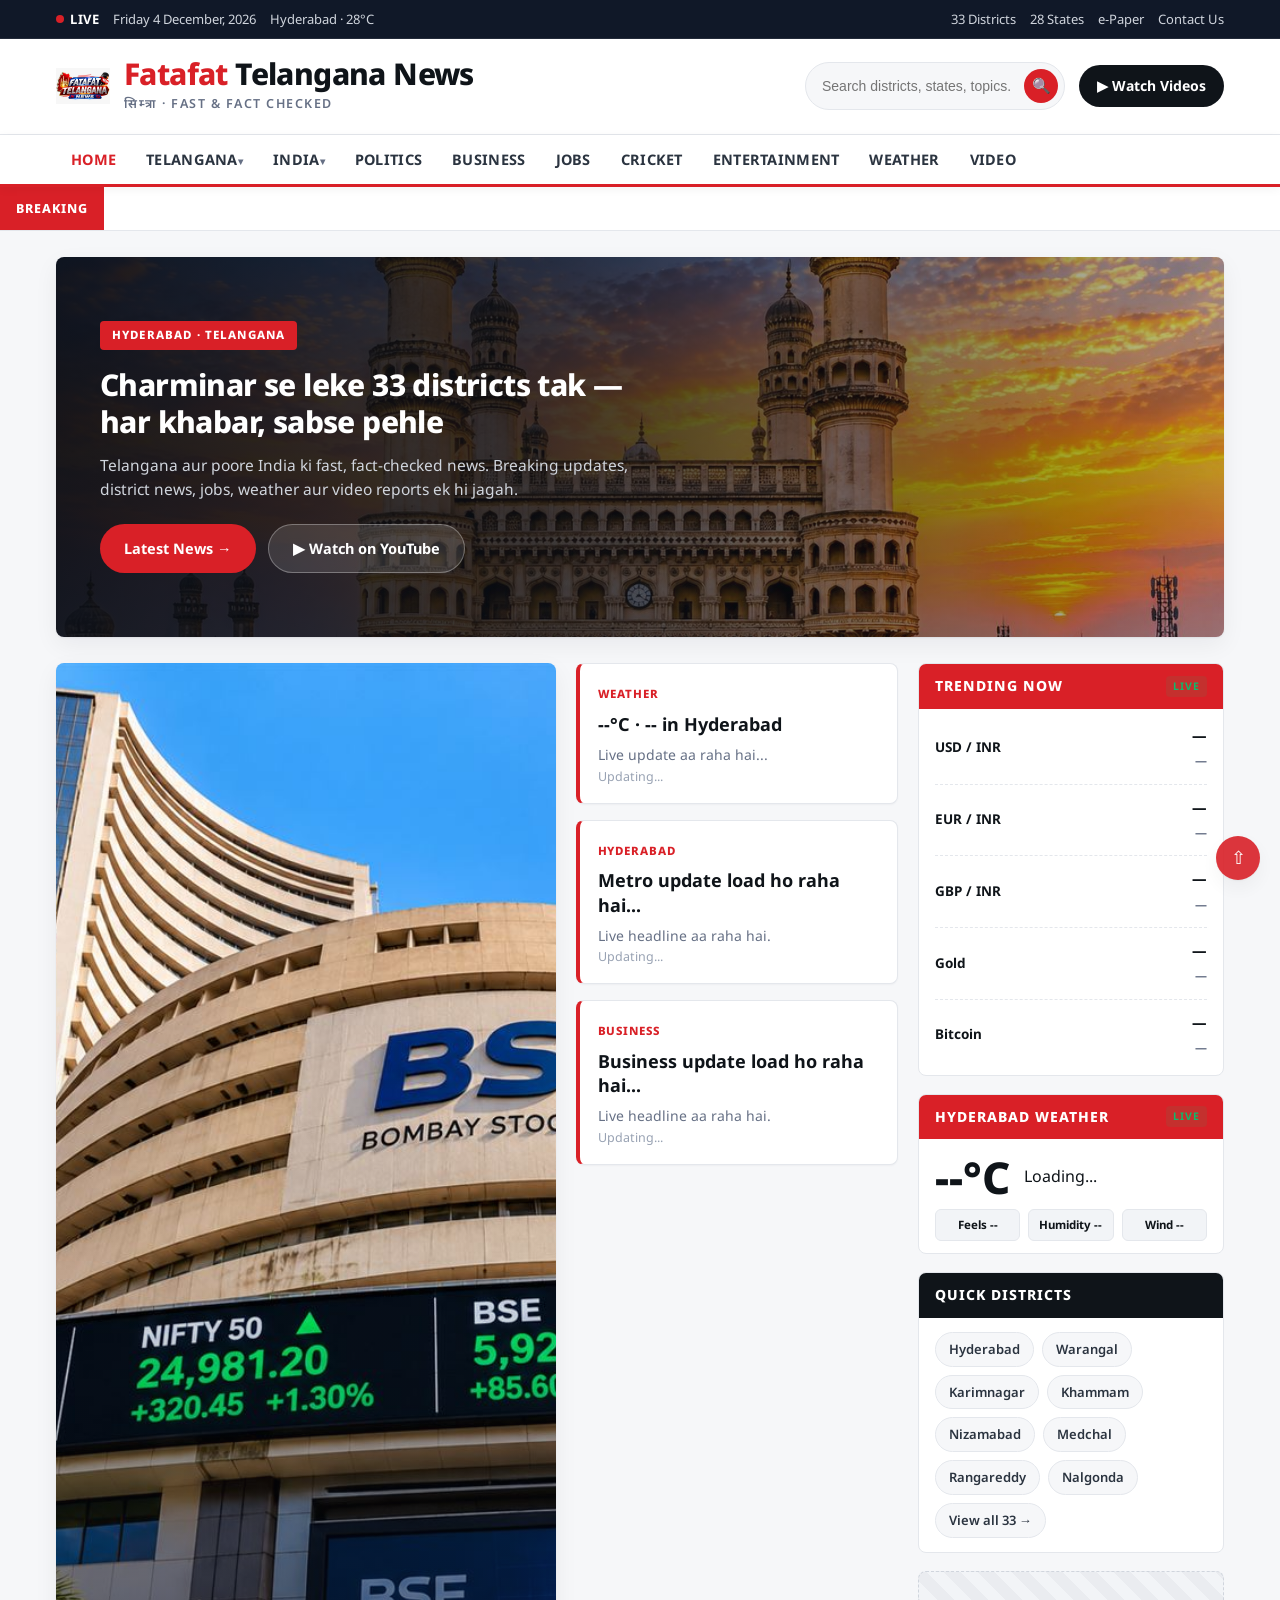
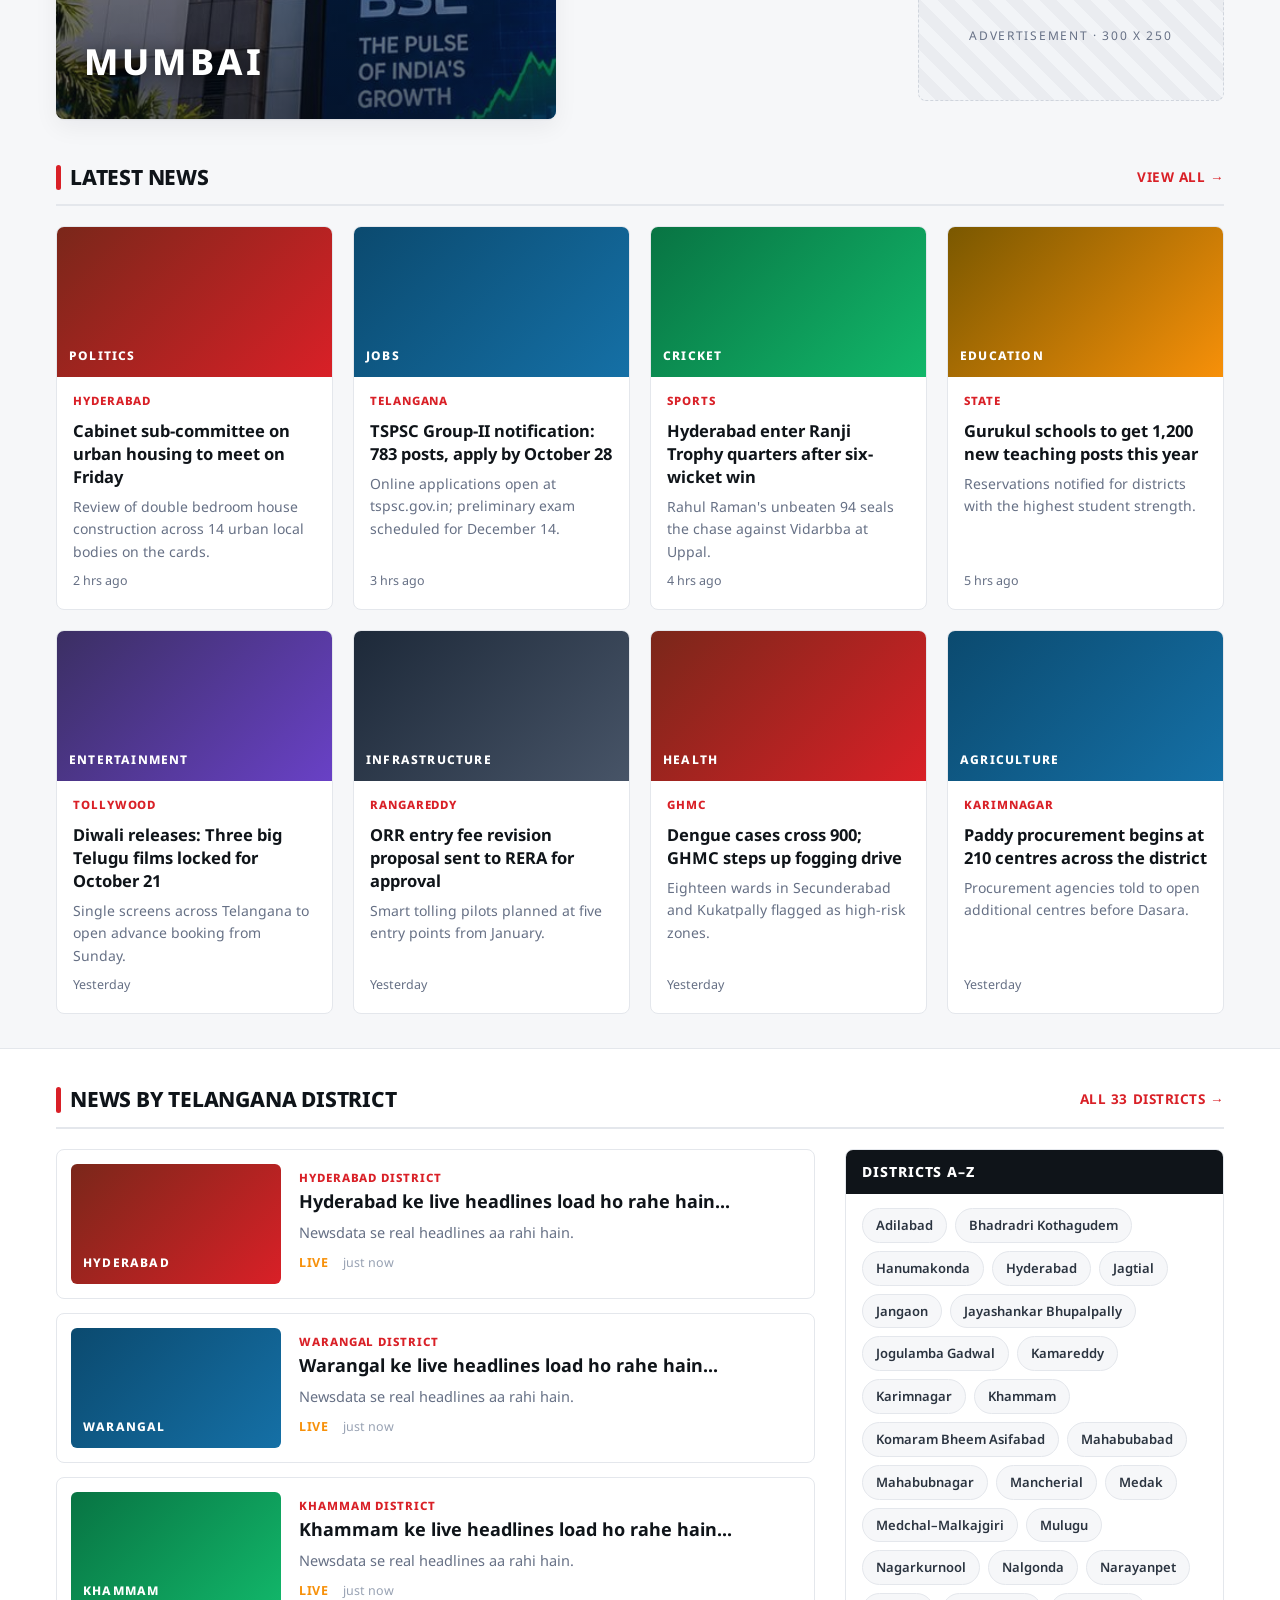
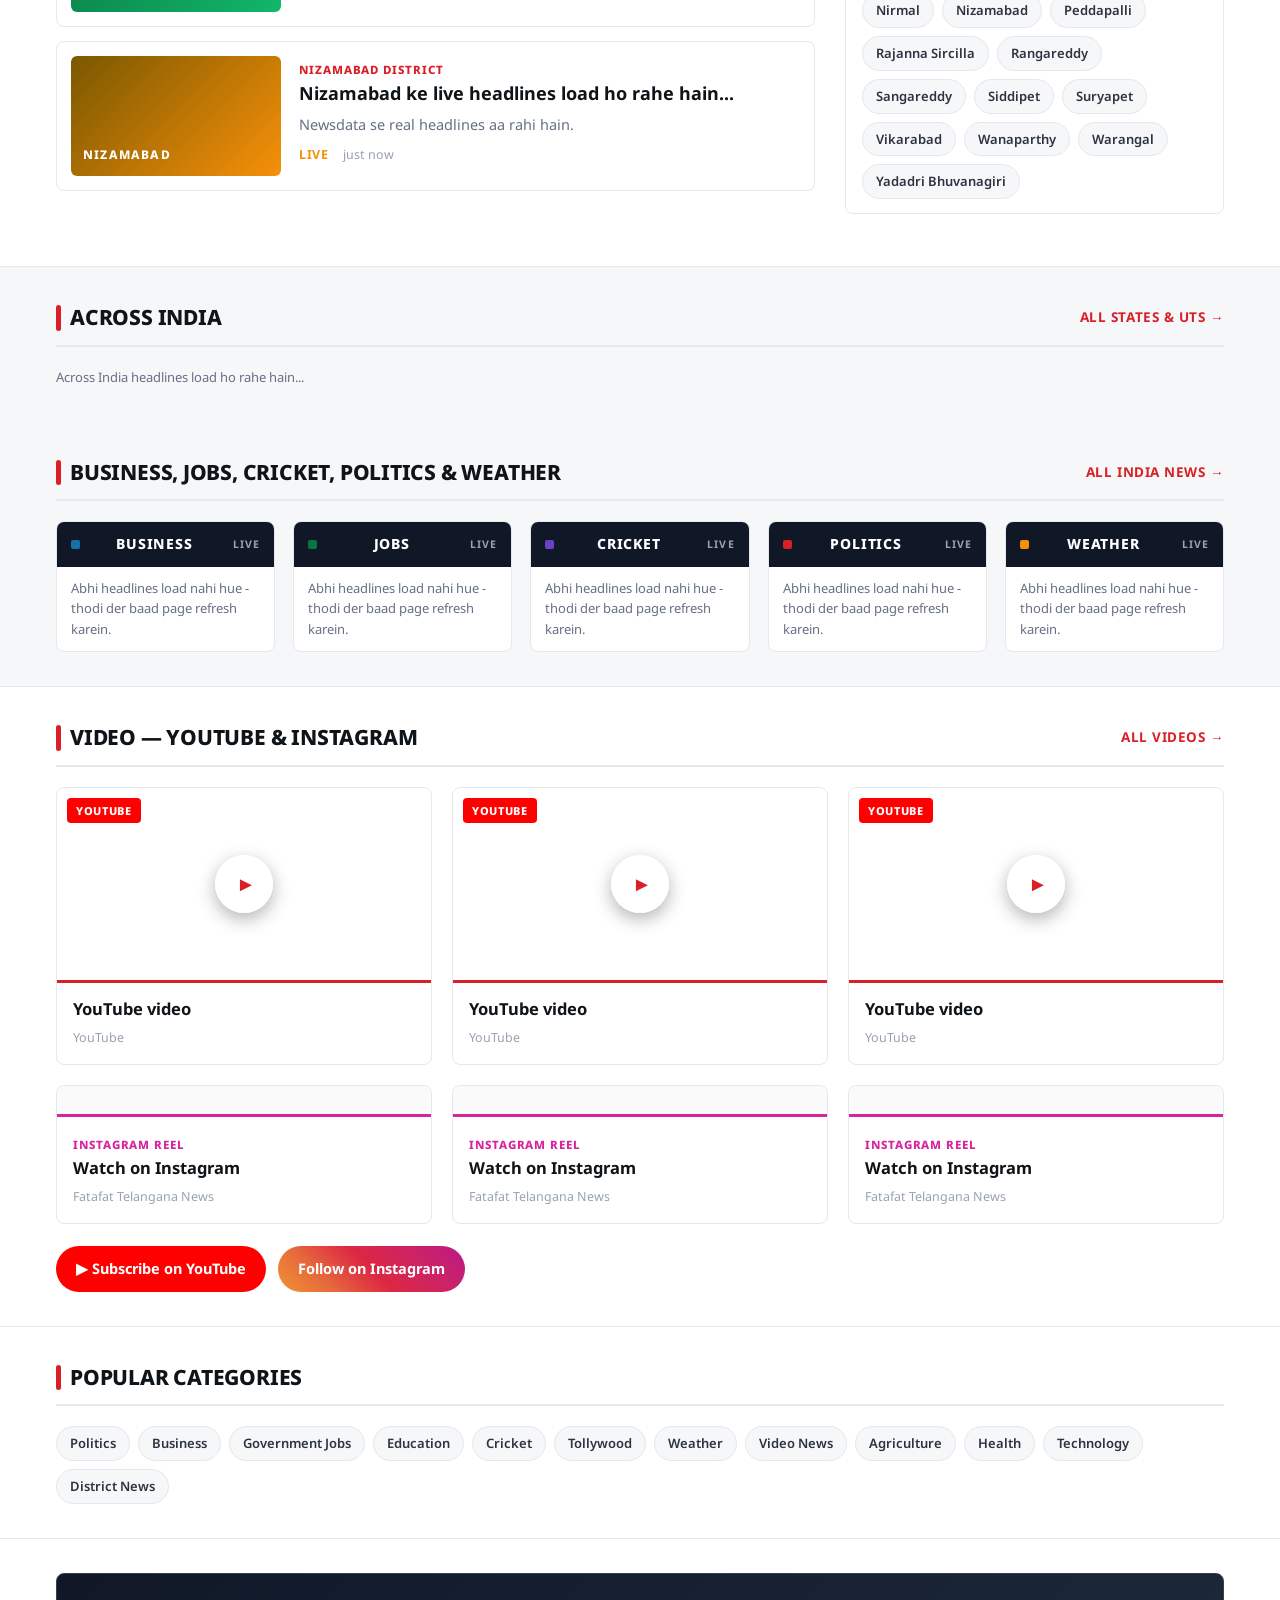
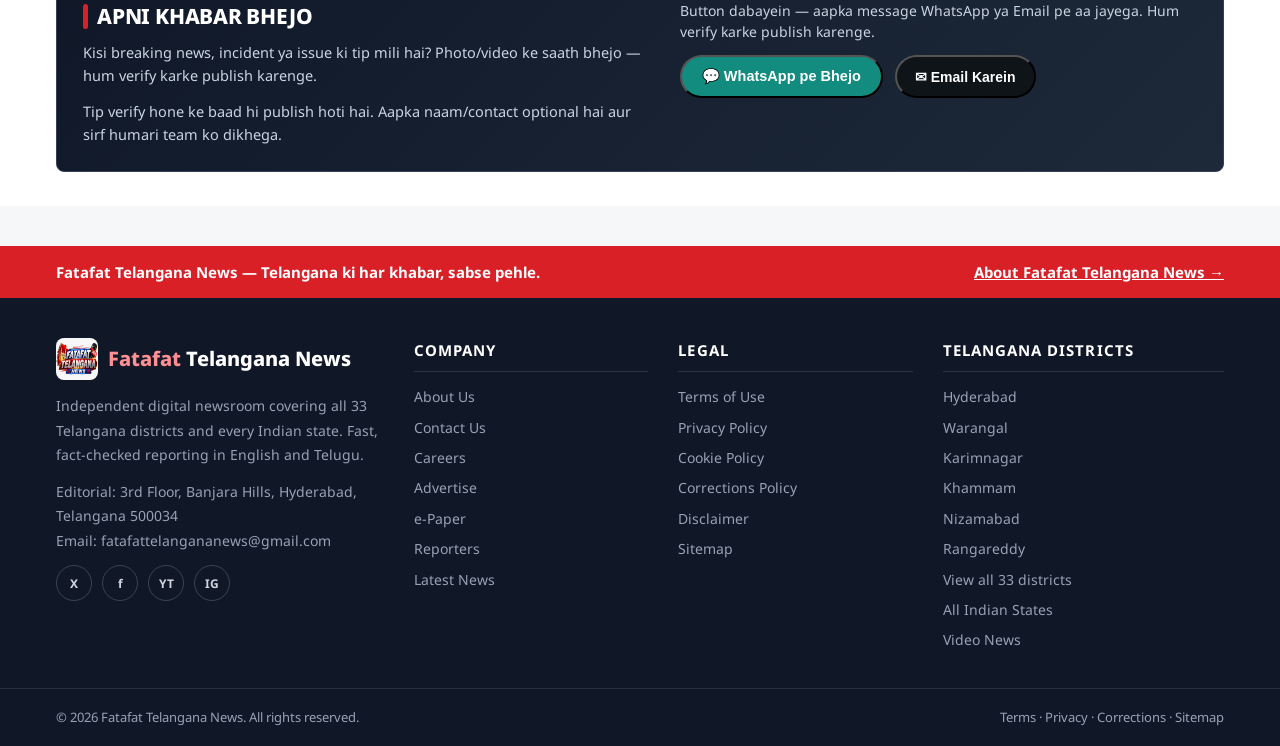
<file: index.html>
﻿<!DOCTYPE html>
<html lang="en">
<head>
<meta charset="UTF-8">
<meta name="viewport" content="width=device-width, initial-scale=1.0">

<!-- ===== GOOGLE ANALYTICS 4 (GA4): https://analytics.google.com se Measurement ID paste karein ===== -->
<!-- <script async src="https://www.googletagmanager.com/gtag/js?id=G-XXXXXXXXXX"></script> -->
<!-- ===== GOOGLE SEARCH CONSOLE: GSC me site verify karke yahan meta tag paste karein ===== -->
<!-- <meta name="google-site-verification" content="XXXXXXXX"> -->
<meta name="google-adsense-account" content="ca-pub-1619744726885376">
<script async src="https://pagead2.googlesyndication.com/pagead/js/adsbygoogle.js?client=ca-pub-1619744726885376" crossorigin="anonymous"></script>

<title>Fatafat Telangana News | Telangana Districts &amp; India Latest News Live Updates</title>
<meta name="description" content="Fatafat Telangana News - Fastest breaking news from all 33 Telangana districts, Hyderabad, Warangal, Karimnagar and every Indian state. Politics, business, weather, jobs and elections live updates.">
<meta name="keywords" content="Fatafat Telangana News, Telangana news, Hyderabad news, Telangana districts news, Telangana breaking news, India states news, Telangana elections, Warangal news, Khammam news, live news Telangana">
<meta name="author" content="Fatafat Telangana News">
<meta name="robots" content="index, follow, max-image-preview:large, max-snippet:-1, max-video-preview:-1">
<meta name="theme-color" content="#d92027">
<meta name="geo.region" content="IN-TS">
<meta name="geo.placename" content="Hyderabad, Telangana">
<meta name="geo.position" content="17.385044;78.486671">
<meta name="ICBM" content="17.385044, 78.486671">
<meta property="fb:app_id" content="">
<meta property="fb:pages" content="">
<meta name="publisher" content="Fatafat Telangana News">
<link rel="canonical" href="https://www.fatafattelangananews.online/">
<link rel="manifest" href="manifest.webmanifest">
<link rel="preconnect" href="https://newsdata.io">
<link rel="preconnect" href="https://api.open-meteo.com">
<link rel="preconnect" href="https://api.twelvedata.com">
<link rel="preconnect" href="https://www.youtube.com">
<link rel="preconnect" href="https://i.ytimg.com" crossorigin>

<meta property="og:type" content="website">
<meta property="og:site_name" content="Fatafat Telangana News">
<meta property="og:locale" content="en_IN">
<meta property="og:locale:alternate" content="te_IN">
<meta property="og:title" content="Fatafat Telangana News | Telangana Districts &amp; India Latest News">
<meta property="og:description" content="Breaking news and live updates from all 33 Telangana districts and 28 Indian states. Hyderabad politics, business, cricket and weather.">
<meta property="og:url" content="https://www.fatafattelangananews.online/">
<meta property="og:image" content="https://www.fatafattelangananews.online/assets/images/charminar.jpg">
<meta property="og:image:alt" content="Charminar, Hyderabad">

<meta name="twitter:card" content="summary_large_image">
<meta name="twitter:site" content="@FatafatTSNews">
<meta name="twitter:title" content="Fatafat Telangana News | Telangana Districts &amp; India Latest News">
<meta name="twitter:description" content="Breaking news and live updates from all 33 Telangana districts and 28 Indian states.">
<meta name="twitter:image" content="https://www.fatafattelangananews.online/assets/images/charminar.jpg">

<link rel="icon" href="logo.jfif" type="image/jpeg">
<link rel="apple-touch-icon" href="logo.jfif">

<link rel="preconnect" href="https://fonts.googleapis.com">
<link rel="preconnect" href="https://fonts.gstatic.com" crossorigin>
<link href="https://fonts.googleapis.com/css2?family=Noto+Sans:wght@400;500;600;700;800&amp;family=Noto+Sans+Telugu:wght@400;600;700&amp;display=swap" rel="stylesheet">
<link rel="stylesheet" href="assets/css/style.css?v=20261015">

<script type="application/ld+json">
{
  "@context": "https://schema.org",
  "@graph": [
    {
      "@type": "NewsMediaOrganization",
      "@id": "https://www.fatafattelangananews.online/#organization",
      "name": "Fatafat Telangana News",
      "alternateName": "ఫటాఫట్ తెలంగాణ న్యూస్",
      "url": "https://www.fatafattelangananews.online/",
      "logo": {
        "@type": "ImageObject",
        "url": "https://www.fatafattelangananews.online/logo.jfif",
        "width": 512,
        "height": 512
      },
      "foundingDate": "2026",
      "slogan": "Sabse Tez Telangana News",
      "address": {
        "@type": "PostalAddress",
        "addressLocality": "Hyderabad",
        "addressRegion": "Telangana",
        "addressCountry": "IN"
      },
      "contactPoint": {
        "@type": "ContactPoint",
        "contactType": "news tips",
        "email": "fatafattelangananews@gmail.com",
        "url": "https://wa.me/9779743971097"
      },
      "publishingPrinciples": "https://www.fatafattelangananews.online/info#privacy",
      "areaServed": [
        {"@type": "State", "name": "Telangana"},
        {"@type": "Country", "name": "India"}
      ],
      "sameAs": [
        "https://twitter.com/FatafatTSNews",
        "https://www.facebook.com/fatafattelangananews",
        "https://www.youtube.com/@fatafattelangananews"
      ]
    },
    {
      "@type": "WebSite",
      "@id": "https://www.fatafattelangananews.online/#website",
      "url": "https://www.fatafattelangananews.online/",
      "name": "Fatafat Telangana News",
      "inLanguage": ["en-IN", "te-IN"],
      "publisher": {"@id": "https://www.fatafattelangananews.online/#organization"},
      "potentialAction": {
        "@type": "SearchAction",
        "target": {
          "@type": "EntryPoint",
          "urlTemplate": "https://www.fatafattelangananews.online/search?q={search_term_string}"
        },
        "query-input": "required name=search_term_string"
      }
    },
    {
      "@type": "WebPage",
      "@id": "https://www.fatafattelangananews.online/#webpage",
      "url": "https://www.fatafattelangananews.online/",
      "name": "Fatafat Telangana News | Telangana Districts & India Latest News",
      "isPartOf": {"@id": "https://www.fatafattelangananews.online/#website"},
      "about": {"@id": "https://www.fatafattelangananews.online/#organization"},
      "breadcrumb": {"@id": "https://www.fatafattelangananews.online/#breadcrumb"},
      "datePublished": "2026-10-06",
      "dateModified": "2026-10-06"
    },
    {
      "@type": "BreadcrumbList",
      "@id": "https://www.fatafattelangananews.online/#breadcrumb",
      "itemListElement": [
        {"@type": "ListItem", "position": 1, "name": "Home", "item": "https://www.fatafattelangananews.online/"},
        {"@type": "ListItem", "position": 2, "name": "Telangana Districts", "item": "https://www.fatafattelangananews.online/telangana-districts"},
        {"@type": "ListItem", "position": 3, "name": "Indian States", "item": "https://www.fatafattelangananews.online/indian-states"}
      ]
    },
    {
      "@type": "ItemList",
      "name": "Website Sections",
      "itemListElement": [
        {"@type": "ListItem", "position": 1, "name": "Telangana News", "item": "https://www.fatafattelangananews.online/"},
        {"@type": "ListItem", "position": 2, "name": "Telangana Districts News", "item": "https://www.fatafattelangananews.online/telangana-districts"},
        {"@type": "ListItem", "position": 3, "name": "Indian States News", "item": "https://www.fatafattelangananews.online/indian-states"},
        {"@type": "ListItem", "position": 4, "name": "Video News", "item": "https://www.fatafattelangananews.online/videos"},
        {"@type": "ListItem", "position": 5, "name": "Reporters", "item": "https://www.fatafattelangananews.online/reporters"},
        {"@type": "ListItem", "position": 6, "name": "About Us & Policies", "item": "https://www.fatafattelangananews.online/info"}
      ]
    }
  ]
}
</script>
</head>

<body>
<a class="skip-link" href="#main">Skip to main content</a>

<div class="topbar">
  <div class="container">
    <div class="topbar-left">
      <span class="live-dot">Live</span>
      <span id="today-date">Tuesday, 6 October 2026</span>
      <span>Hyderabad &middot; 28&deg;C</span>
    </div>
    <div class="topbar-links">
      <a href="telangana-districts.html">33 Districts</a>
      <a href="indian-states.html">28 States</a>
      <a href="info.html#epaper">e-Paper</a>
      <a href="info.html#contact">Contact Us</a>
    </div>
  </div>
</div>

<header class="masthead">
  <div class="container">
    <a class="brand" href="index.html" aria-label="Fatafat Telangana News home">
      <img class="brand-logo" src="logo.jfif" alt="Fatafat Telangana News logo" width="54" height="54">
      <span class="brand-text">
        <h1><span>Fatafat</span> Telangana News</h1>
        <span class="brand-tagline">&#2360;&#2367;&#2350;&#2381;&#2340;&#2381;&#2352;&#2366; &middot; Fast &amp; Fact Checked</span>
      </span>
    </a>
    <div class="masthead-right">
      <form class="search-box" action="search.html" method="get" role="search">
        <label for="q" class="skip-link">Search news</label>
        <input id="q" name="q" type="search" placeholder="Search districts, states, topics..." required>
        <button type="submit" aria-label="Search">&#128269;</button>
      </form>
      <a class="btn-subscribe" href="videos.html">&#9654; Watch Videos</a>
    </div>
  </div>
</header>

<nav class="mainnav" aria-label="Primary">
  <div class="container">
    <button class="nav-toggle" id="navToggle" aria-expanded="false" aria-controls="navList">Menu &#9776;</button>
    <ul class="nav-list" id="navList">
      <li><a href="index.html" aria-current="page">Home</a></li>
      <li class="has-drop">
        <a href="telangana-districts.html">Telangana</a>
        <ul class="drop">
          <li><a href="telangana-districts.html">All 33 Districts</a></li>
          <li><a href="telangana-districts.html#hyderabad">Hyderabad</a></li>
          <li><a href="telangana-districts.html#warangal">Warangal</a></li>
          <li><a href="telangana-districts.html#karimnagar">Karimnagar</a></li>
          <li><a href="telangana-districts.html#khammam">Khammam</a></li>
          <li><a href="telangana-districts.html#nizamabad">Nizamabad</a></li>
          <li><a href="telangana-districts.html#sangareddy">Sangareddy</a></li>
        </ul>
      </li>
      <li class="has-drop">
        <a href="indian-states.html">India</a>
        <ul class="drop">
          <li><a href="indian-states.html">All States &amp; UTs</a></li>
          <li><a href="indian-states.html#andhra-pradesh">Andhra Pradesh</a></li>
          <li><a href="indian-states.html#maharashtra">Maharashtra</a></li>
          <li><a href="indian-states.html#karnataka">Karnataka</a></li>
          <li><a href="indian-states.html#delhi">Delhi</a></li>
          <li><a href="indian-states.html#tamil-nadu">Tamil Nadu</a></li>
        </ul>
      </li>
      <li><a href="index.html#politics">Politics</a></li>
      <li><a href="index.html#business">Business</a></li>
      <li><a href="index.html#jobs">Jobs</a></li>
      <li><a href="index.html#cricket">Cricket</a></li>
      <li><a href="search.html?q=Telangana%20entertainment">Entertainment</a></li>
      <li><a href="index.html#weather">Weather</a></li>
      <li><a href="videos.html">Video</a></li>
    </ul>
  </div>
</nav>

<div class="ticker" aria-label="Breaking news">
  <div class="ticker-label">Breaking</div>
  <div class="ticker-track">
    <div class="ticker-content">
      <a href="search.html?q=Telangana%20Assembly"><span>Telangana Assembly session scheduled from October 12, budget discussion on agenda</span></a>
      <a href="search.html?q=Telangana%20rain"><span>IMD issues heavy rain alert for 12 districts including Hyderabad and Warangal</span></a>
      <a href="search.html?q=Hyderabad%20metro"><span>Hyderabad Metro Phase 3 corridor work begins at Miyapur</span></a>
      <a href="search.html?q=Telangana%20investment"><span>TS-iPASS clears investment proposals worth &#8377;12,000 crore</span></a>
      <a href="search.html?q=SSC%20results"><span>Telangana SSC supplementary results declared, 41.2% pass recorded</span></a>
    </div>
  </div>
</div>

<main id="main">

  <section class="hero" aria-label="Top stories">
    <div class="container">
      <div class="hero-banner">
        <div class="hb-inner">
          <span class="hb-kicker">Hyderabad &middot; Telangana</span>
          <h3>Charminar se leke 33 districts tak &mdash; har khabar, sabse pehle</h3>
          <p>Telangana aur poore India ki fast, fact-checked news. Breaking updates, district news, jobs, weather aur video reports ek hi jagah.</p>
          <div class="hb-actions">
            <a class="hb-btn primary" href="#latest">Latest News &#8594;</a>
            <a class="hb-btn ghost" href="https://www.youtube.com/@fatafat-x5v" target="_blank" rel="noopener">&#9654; Watch on YouTube</a>
          </div>
        </div>
      </div>

      <div class="hero-grid">

        <article class="lead-story" aria-label="Mumbai">
          <div class="lead-inner">
            <span class="lead-tag">MUMBAI</span>
          </div>
        </article>

        <div class="stack">
          <article class="stack-story" data-weather-card>
            <span class="kicker">Weather</span>
            <h3><a href="#hyderabad-weather">--&#176;C &middot; -- in Hyderabad</a></h3>
            <p>Live update aa raha hai...</p>
            <div class="story-meta"><time>Updating...</time></div>
          </article>
          <article class="stack-story" data-news-single data-single-q="hyderabad metro">
            <span class="kicker">Hyderabad</span>
            <h3><a href="search.html?q=Hyderabad%20metro">Metro update load ho raha hai...</a></h3>
            <p>Live headline aa raha hai.</p>
            <div class="story-meta"><time>Updating...</time></div>
          </article>
          <article class="stack-story" data-news-single data-single-q="Telangana investment">
            <span class="kicker">Business</span>
            <h3><a href="search.html?q=Telangana%20investment">Business update load ho raha hai...</a></h3>
            <p>Live headline aa raha hai.</p>
            <div class="story-meta"><time>Updating...</time></div>
          </article>
        </div>

        <aside class="hero-side" aria-label="Sidebar">
          <div class="side-box">
            <div class="side-head accent">Trending Now <span class="m-live">LIVE</span></div>
            <ol class="market-list side-body" data-market>
              <li><span class="m-name">USD / INR</span><span class="m-block"><span class="m-val">&mdash;</span><span class="m-chg">&mdash;</span></span></li>
              <li><span class="m-name">EUR / INR</span><span class="m-block"><span class="m-val">&mdash;</span><span class="m-chg">&mdash;</span></span></li>
              <li><span class="m-name">GBP / INR</span><span class="m-block"><span class="m-val">&mdash;</span><span class="m-chg">&mdash;</span></span></li>
              <li><span class="m-name">Gold</span><span class="m-block"><span class="m-val">&mdash;</span><span class="m-chg">&mdash;</span></span></li>
              <li><span class="m-name">Bitcoin</span><span class="m-block"><span class="m-val">&mdash;</span><span class="m-chg">&mdash;</span></span></li>
            </ol>
          </div>
          <div class="side-box weather-box" id="hyderabad-weather" data-weather></div>

          <div class="side-box">
            <div class="side-head">Quick Districts</div>
            <div class="quick-links">
              <a class="chip" href="telangana-districts.html#hyderabad">Hyderabad</a>
              <a class="chip" href="telangana-districts.html#warangal">Warangal</a>
              <a class="chip" href="telangana-districts.html#karimnagar">Karimnagar</a>
              <a class="chip" href="telangana-districts.html#khammam">Khammam</a>
              <a class="chip" href="telangana-districts.html#nizamabad">Nizamabad</a>
              <a class="chip" href="telangana-districts.html#medchal">Medchal</a>
              <a class="chip" href="telangana-districts.html#rangareddy">Rangareddy</a>
              <a class="chip" href="telangana-districts.html#nalgonda">Nalgonda</a>
              <a class="chip" href="telangana-districts.html">View all 33 &#8594;</a>
            </div>
          </div>

          <div class="ad-slot">Advertisement &middot; 300 x 250</div>
        </aside>

      </div>
    </div>
  </section>

  <section class="section" id="latest" aria-labelledby="latest-title">
    <div class="container">
      <div class="section-head">
        <h2 class="section-title" id="latest-title">Latest News</h2>
        <a class="section-link" href="#latest">View all &#8594;</a>
      </div>
      <div class="cards" data-news-cards data-params='{"q":"telangana"}'>
        <article class="card">
          <div class="thumb t2">Politics</div>
          <div class="card-body">
            <span class="card-cat">Hyderabad</span>
            <h3><a href="search.html?q=Cabinet%20housing">Cabinet sub-committee on urban housing to meet on Friday</a></h3>
            <p>Review of double bedroom house construction across 14 urban local bodies on the cards.</p>
            <div class="story-meta"><time datetime="2026-10-06T09:00:00+05:30">2 hrs ago</time></div>
          </div>
        </article>
        <article class="card">
          <div class="thumb t3">Jobs</div>
          <div class="card-body">
            <span class="card-cat">Telangana</span>
            <h3><a href="search.html?q=TSPSC">TSPSC Group-II notification: 783 posts, apply by October 28</a></h3>
            <p>Online applications open at tspsc.gov.in; preliminary exam scheduled for December 14.</p>
            <div class="story-meta"><time datetime="2026-10-06T08:30:00+05:30">3 hrs ago</time></div>
          </div>
        </article>
        <article class="card">
          <div class="thumb t5">Cricket</div>
          <div class="card-body">
            <span class="card-cat">Sports</span>
            <h3><a href="search.html?q=Hyderabad%20cricket">Hyderabad enter Ranji Trophy quarters after six-wicket win</a></h3>
            <p>Rahul Raman's unbeaten 94 seals the chase against Vidarbba at Uppal.</p>
            <div class="story-meta"><time datetime="2026-10-06T07:10:00+05:30">4 hrs ago</time></div>
          </div>
        </article>
        <article class="card">
          <div class="thumb t6">Education</div>
          <div class="card-body">
            <span class="card-cat">State</span>
            <h3><a href="search.html?q=Telangana%20schools">Gurukul schools to get 1,200 new teaching posts this year</a></h3>
            <p>Reservations notified for districts with the highest student strength.</p>
            <div class="story-meta"><time datetime="2026-10-06T06:20:00+05:30">5 hrs ago</time></div>
          </div>
        </article>
        <article class="card">
          <div class="thumb t4">Entertainment</div>
          <div class="card-body">
            <span class="card-cat">Tollywood</span>
            <h3><a href="search.html?q=Telugu%20films">Diwali releases: Three big Telugu films locked for October 21</a></h3>
            <p>Single screens across Telangana to open advance booking from Sunday.</p>
            <div class="story-meta"><time datetime="2026-10-05T20:00:00+05:30">Yesterday</time></div>
          </div>
        </article>
        <article class="card">
          <div class="thumb t1">Infrastructure</div>
          <div class="card-body">
            <span class="card-cat">Rangareddy</span>
            <h3><a href="search.html?q=Hyderabad%20ORR">ORR entry fee revision proposal sent to RERA for approval</a></h3>
            <p>Smart tolling pilots planned at five entry points from January.</p>
            <div class="story-meta"><time datetime="2026-10-05T18:40:00+05:30">Yesterday</time></div>
          </div>
        </article>
        <article class="card">
          <div class="thumb t2">Health</div>
          <div class="card-body">
            <span class="card-cat">GHMC</span>
            <h3><a href="search.html?q=Dengue">Dengue cases cross 900; GHMC steps up fogging drive</a></h3>
            <p>Eighteen wards in Secunderabad and Kukatpally flagged as high-risk zones.</p>
            <div class="story-meta"><time datetime="2026-10-05T16:30:00+05:30">Yesterday</time></div>
          </div>
        </article>
        <article class="card">
          <div class="thumb t3">Agriculture</div>
          <div class="card-body">
            <span class="card-cat">Karimnagar</span>
            <h3><a href="search.html?q=Paddy%20procurement">Paddy procurement begins at 210 centres across the district</a></h3>
            <p>Procurement agencies told to open additional centres before Dasara.</p>
            <div class="story-meta"><time datetime="2026-10-05T14:05:00+05:30">Yesterday</time></div>
          </div>
        </article>
      </div>
    </div>
  </section>

  <section class="section" id="telangana" aria-labelledby="districts-title" style="background:#fff;border-top:1px solid var(--line);border-bottom:1px solid var(--line);">
    <div class="container">
      <div class="section-head">
        <h2 class="section-title" id="districts-title">News by Telangana District</h2>
        <a class="section-link" href="telangana-districts.html">All 33 Districts &#8594;</a>
      </div>
      <div class="two-col">
        <div class="story-list">
          <article class="story-item" data-district="hyderabad">
            <div class="thumb t2">Hyderabad</div>
            <div>
              <span class="card-cat">Hyderabad District</span>
              <h3><a href="telangana-districts.html#hyderabad">Hyderabad ke live headlines load ho rahe hain...</a></h3>
              <p>Newsdata se real headlines aa rahi hain.</p>
              <div class="story-meta"><span class="cat">Live</span><time>just now</time></div>
            </div>
          </article>
          <article class="story-item" data-district="warangal">
            <div class="thumb t3">Warangal</div>
            <div>
              <span class="card-cat">Warangal District</span>
              <h3><a href="telangana-districts.html#warangal">Warangal ke live headlines load ho rahe hain...</a></h3>
              <p>Newsdata se real headlines aa rahi hain.</p>
              <div class="story-meta"><span class="cat">Live</span><time>just now</time></div>
            </div>
          </article>
          <article class="story-item" data-district="khammam">
            <div class="thumb t5">Khammam</div>
            <div>
              <span class="card-cat">Khammam District</span>
              <h3><a href="telangana-districts.html#khammam">Khammam ke live headlines load ho rahe hain...</a></h3>
              <p>Newsdata se real headlines aa rahi hain.</p>
              <div class="story-meta"><span class="cat">Live</span><time>just now</time></div>
            </div>
          </article>
          <article class="story-item" data-district="nizamabad">
            <div class="thumb t6">Nizamabad</div>
            <div>
              <span class="card-cat">Nizamabad District</span>
              <h3><a href="telangana-districts.html#nizamabad">Nizamabad ke live headlines load ho rahe hain...</a></h3>
              <p>Newsdata se real headlines aa rahi hain.</p>
              <div class="story-meta"><span class="cat">Live</span><time>just now</time></div>
            </div>
          </article>
        </div>

        <aside aria-label="District quick links">
          <div class="side-box">
            <div class="side-head">Districts A&ndash;Z</div>
            <div class="quick-links">
              <a class="chip" href="telangana-districts.html#adilabad">Adilabad</a>
              <a class="chip" href="telangana-districts.html#bhadradri">Bhadradri Kothagudem</a>
              <a class="chip" href="telangana-districts.html#hanumakonda">Hanumakonda</a>
              <a class="chip" href="telangana-districts.html#hyderabad">Hyderabad</a>
              <a class="chip" href="telangana-districts.html#jagtial">Jagtial</a>
              <a class="chip" href="telangana-districts.html#jangaon">Jangaon</a>
              <a class="chip" href="telangana-districts.html#jayashankar">Jayashankar Bhupalpally</a>
              <a class="chip" href="telangana-districts.html#gadwal">Jogulamba Gadwal</a>
              <a class="chip" href="telangana-districts.html#kamareddy">Kamareddy</a>
              <a class="chip" href="telangana-districts.html#karimnagar">Karimnagar</a>
              <a class="chip" href="telangana-districts.html#khammam">Khammam</a>
              <a class="chip" href="telangana-districts.html#asifabad">Komaram Bheem Asifabad</a>
              <a class="chip" href="telangana-districts.html#mahabubabad">Mahabubabad</a>
              <a class="chip" href="telangana-districts.html#mahabubnagar">Mahabubnagar</a>
              <a class="chip" href="telangana-districts.html#mancherial">Mancherial</a>
              <a class="chip" href="telangana-districts.html#medak">Medak</a>
              <a class="chip" href="telangana-districts.html#medchal">Medchal&ndash;Malkajgiri</a>
              <a class="chip" href="telangana-districts.html#mulugu">Mulugu</a>
              <a class="chip" href="telangana-districts.html#nagarkurnool">Nagarkurnool</a>
              <a class="chip" href="telangana-districts.html#nalgonda">Nalgonda</a>
              <a class="chip" href="telangana-districts.html#narayanpet">Narayanpet</a>
              <a class="chip" href="telangana-districts.html#nirmal">Nirmal</a>
              <a class="chip" href="telangana-districts.html#nizamabad">Nizamabad</a>
              <a class="chip" href="telangana-districts.html#peddapalli">Peddapalli</a>
              <a class="chip" href="telangana-districts.html#sircilla">Rajanna Sircilla</a>
              <a class="chip" href="telangana-districts.html#rangareddy">Rangareddy</a>
              <a class="chip" href="telangana-districts.html#sangareddy">Sangareddy</a>
              <a class="chip" href="telangana-districts.html#siddipet">Siddipet</a>
              <a class="chip" href="telangana-districts.html#suryapet">Suryapet</a>
              <a class="chip" href="telangana-districts.html#vikarabad">Vikarabad</a>
              <a class="chip" href="telangana-districts.html#wanaparthy">Wanaparthy</a>
              <a class="chip" href="telangana-districts.html#warangal">Warangal</a>
              <a class="chip" href="telangana-districts.html#yadadri">Yadadri Bhuvanagiri</a>
            </div>
          </div>
        </aside>
      </div>
    </div>
  </section>

  <section class="section" aria-labelledby="india-title">
    <div class="container">
      <div class="section-head">
        <h2 class="section-title" id="india-title">Across India</h2>
        <a class="section-link" href="indian-states.html">All States &amp; UTs &#8594;</a>
      </div>
      <div class="cards" data-news-cards data-params='{"q":"India"}'><p class="news-status">Across India headlines load ho rahe hain...</p></div>
    </div>
  </section>

  <section class="section" id="cat-news" aria-labelledby="cat-news-title">
    <div class="container">
      <div class="section-head">
        <h2 class="section-title" id="cat-news-title">Business, Jobs, Cricket, Politics &amp; Weather</h2>
        <a class="section-link" href="indian-states.html">All India News &#8594;</a>
      </div>
      <div class="news-grid">
        <div class="news-col" id="business" data-news data-params='{"category":"Business"}' style="--col-accent:#1570a6;">
          <h3>Business <span class="live-mark">LIVE</span></h3>
          <ul class="news-list"><li class="news-status">Headlines load ho rahe hain...</li></ul>
        </div>
        <div class="news-col" id="jobs" data-news data-params='{"q":"government jobs recruitment"}' style="--col-accent:#087443;">
          <h3>Jobs <span class="live-mark">LIVE</span></h3>
          <ul class="news-list"><li class="news-status">Headlines load ho rahe hain...</li></ul>
        </div>
        <div class="news-col" id="cricket" data-news data-params='{"q":"cricket"}' style="--col-accent:#6941c6;">
          <h3>Cricket <span class="live-mark">LIVE</span></h3>
          <ul class="news-list"><li class="news-status">Headlines load ho rahe hain...</li></ul>
        </div>
        <div class="news-col" id="politics" data-news data-params='{"category":"Politics"}' style="--col-accent:#d92027;">
          <h3>Politics <span class="live-mark">LIVE</span></h3>
          <ul class="news-list"><li class="news-status">Headlines load ho rahe hain...</li></ul>
        </div>
        <div class="news-col" id="weather" data-news data-params='{"q":"weather forecast"}' style="--col-accent:#f79009;">
          <h3>Weather <span class="live-mark">LIVE</span></h3>
          <ul class="news-list"><li class="news-status">Headlines load ho rahe hain...</li></ul>
        </div>
      </div>
    </div>
  </section>

  <section class="section" id="video" style="background:#fff;border-top:1px solid var(--line);" aria-labelledby="video-title">
    <div class="container">

      <div class="section-head">
        <h2 class="section-title" id="video-title">Video &mdash; YouTube &amp; Instagram</h2>
        <a class="section-link" href="videos.html">All Videos &#8594;</a>
      </div>

      <div class="vgrid" data-feed="youtube" data-limit="3"></div>

      <div class="vgrid" data-feed="instagram" data-limit="3" style="margin-top:20px;"></div>

      <div class="video-follow">
        <a class="btn-follow yt" href="https://www.youtube.com/@fatafat-x5v" target="_blank" rel="noopener">&#9654; Subscribe on YouTube</a>
        <a class="btn-follow ig" href="https://www.instagram.com/fatafattelangananews/" target="_blank" rel="noopener">Follow on Instagram</a>
      </div>
    </div>
  </section>

  <section class="section" id="subscribe" style="background:#fff;border-top:1px solid var(--line);">
    <div class="container">
      <div class="section-head">
        <h2 class="section-title">Popular Categories</h2>
      </div>
      <div class="quick-links" style="padding:0;">
        <a class="chip" href="index.html#politics">Politics</a>
        <a class="chip" href="index.html#business">Business</a>
        <a class="chip" href="index.html#jobs">Government Jobs</a>
        <a class="chip" href="search.html?q=Telangana%20education">Education</a>
        <a class="chip" href="index.html#cricket">Cricket</a>
        <a class="chip" href="search.html?q=Telangana%20entertainment">Tollywood</a>
        <a class="chip" href="index.html#weather">Weather</a>
        <a class="chip" href="#video">Video News</a>
        <a class="chip" href="search.html?q=Telangana%20agriculture">Agriculture</a>
        <a class="chip" href="search.html?q=Telangana%20health">Health</a>
        <a class="chip" href="search.html?q=Telangana%20technology">Technology</a>
        <a class="chip" href="#districts-title">District News</a>
      </div>
    </div>
  </section>

  <section class="section" id="share-news" style="background:#fff;border-top:1px solid var(--line);">
    <div class="container">
      <div class="tip-card">
        <div>
          <h2 class="section-title">Apni Khabar Bhejo</h2>
          <p>Kisi breaking news, incident ya issue ki tip mili hai? Photo/video ke saath bhejo &mdash; hum verify karke publish karenge.</p>
          <p class="tip-note">Tip verify hone ke baad hi publish hoti hai. Aapka naam/contact optional hai aur sirf humari team ko dikhega.</p>
        </div>
        <form class="tip-form" id="tipForm" aria-label="News tip form">
          <p style="color:#cbd5e1;font-size:14px;margin:0;">Button dabayein &mdash; aapka message WhatsApp ya Email pe aa jayega. Hum verify karke publish karenge.</p>
          <div class="tip-actions">
            <button type="button" data-send="whatsapp" class="btn-follow wtsp">&#128172; WhatsApp pe Bhejo</button>
            <button type="button" data-send="email" class="btn-subscribe">&#9993; Email Karein</button>
          </div>
          <p class="tip-status" id="tipStatus" role="status"></p>
        </form>
      </div>
    </div>
  </section>

</main>

<footer class="footer" id="contact">
  <div class="footer-top">
    <div class="container">
      <span>Fatafat Telangana News &mdash; Telangana ki har khabar, sabse pehle.</span>
      <a href="info.html#about" style="text-decoration:underline;">About Fatafat Telangana News &#8594;</a>
    </div>
  </div>

  <div class="footer-main">
    <div class="container">
      <div class="footer-grid">
        <div>
          <div class="footer-brand">
            <img src="logo.jfif" alt="Fatafat Telangana News logo">
            <strong><span>Fatafat</span> Telangana News</strong>
          </div>
          <p>Independent digital newsroom covering all 33 Telangana districts and every Indian state. Fast, fact-checked reporting in English and Telugu.</p>
          <p>Editorial: 3rd Floor, Banjara Hills, Hyderabad, Telangana 500034<br>Email: fatafattelangananews@gmail.com</p>
          <div class="social">
            <a href="https://x.com/intent/tweet?text=Telangana%20News&url=https%3A%2F%2Fwww.fatafattelangananews.online%2F" aria-label="X / Twitter">X</a>
            <a href="https://www.facebook.com/sharer/sharer.php?u=https%3A%2F%2Fwww.fatafattelangananews.online%2F" aria-label="Facebook">f</a>
            <a href="https://www.youtube.com/@fatafat-x5v" target="_blank" rel="noopener" aria-label="YouTube">YT</a>
            <a href="https://www.instagram.com/fatafattelangananews/" target="_blank" rel="noopener" aria-label="Instagram">IG</a>
          </div>
        </div>

        <div>
          <h4>Company</h4>
          <ul class="footer-links">
            <li><a href="info.html#about">About Us</a></li>
            <li><a href="info.html#contact">Contact Us</a></li>
            <li><a href="info.html#careers">Careers</a></li>
            <li><a href="info.html#advertise">Advertise</a></li>
            <li><a href="info.html#epaper">e-Paper</a></li>
            <li><a href="reporters.html">Reporters</a></li><li><a href="index.html#latest">Latest News</a></li>
          </ul>
        </div>

        <div>
          <h4>Legal</h4>
          <ul class="footer-links">
            <li><a href="info.html#terms">Terms of Use</a></li>
            <li><a href="info.html#privacy">Privacy Policy</a></li>
            <li><a href="info.html#privacy">Cookie Policy</a></li>
            <li><a href="info.html#corrections">Corrections Policy</a></li>
            <li><a href="info.html#disclaimer">Disclaimer</a></li>
            <li><a href="sitemap.xml">Sitemap</a></li>
          </ul>
        </div>

        <div>
          <h4>Telangana Districts</h4>
          <ul class="footer-links">
            <li><a href="telangana-districts.html#hyderabad">Hyderabad</a></li>
            <li><a href="telangana-districts.html#warangal">Warangal</a></li>
            <li><a href="telangana-districts.html#karimnagar">Karimnagar</a></li>
            <li><a href="telangana-districts.html#khammam">Khammam</a></li>
            <li><a href="telangana-districts.html#nizamabad">Nizamabad</a></li>
            <li><a href="telangana-districts.html#rangareddy">Rangareddy</a></li>
            <li><a href="telangana-districts.html">View all 33 districts</a></li>
            <li><a href="indian-states.html">All Indian States</a></li>
            <li><a href="videos.html">Video News</a></li>
          </ul>
        </div>
      </div>
    </div>
  </div>

  <div class="footer-bottom">
    <div class="container">
      <span>&copy; 2026 Fatafat Telangana News. All rights reserved.</span>
      <span><a href="info.html#terms">Terms</a> &middot; <a href="info.html#privacy">Privacy</a> &middot; <a href="info.html#corrections">Corrections</a> &middot; <a href="sitemap.xml">Sitemap</a></span>
    </div>
  </div>
</footer>

<button class="back-top" id="backTop" aria-label="Back to top">&#8679;</button>

<script>
(function () {
  var t = document.getElementById('navToggle'), n = document.getElementById('navList');
  if (t && n) {
    t.addEventListener('click', function () {
      var open = n.classList.toggle('open');
      t.setAttribute('aria-expanded', open ? 'true' : 'false');
    });
  }
  var b = document.getElementById('backTop');
  if (b) {
    b.addEventListener('click', function () { window.scrollTo({ top: 0, behavior: 'smooth' }); });
  }
  var d = document.getElementById('today-date');
  if (d) {
    d.textContent = new Date().toLocaleDateString('en-IN', {
      weekday: 'long', day: 'numeric', month: 'long', year: 'numeric'
    });
  }
})();
</script>
<script async src="https://www.instagram.com/embed.js"></script>
<script src="assets/js/news.js?v=20261013" defer></script>
<script src="assets/js/market.js" defer></script>
<script src="assets/js/weather.js" defer></script>
<script src="assets/js/feed.js" defer></script>
<script src="assets/js/video.js" defer></script>
<script src="assets/js/citizen.js" defer></script>
</body>
</html>
</file>
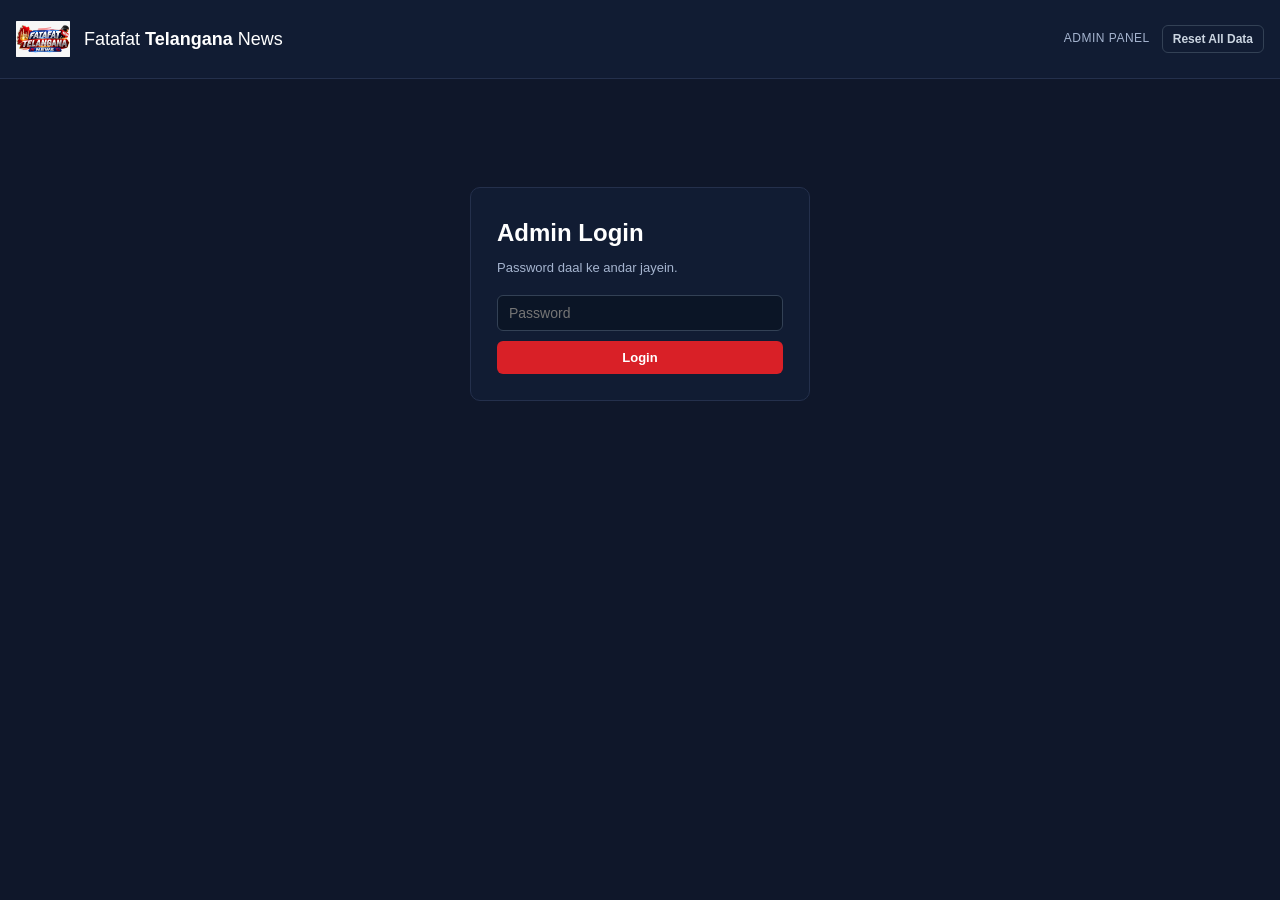
<file: admin.html>
<!DOCTYPE html>
<html lang="en">
<head>
<meta charset="UTF-8">
<meta name="viewport" content="width=device-width, initial-scale=1.0">
<title>Admin Panel | Fatafat Telangana News</title>
<meta name="robots" content="noindex, nofollow">
<meta name="theme-color" content="#d92027">
<link rel="icon" href="logo.jfif" type="image/jpeg">
<link rel="stylesheet" href="assets/css/style.css?v=20261015">
<style>
  .adm-body { background: #0f172a; min-height: 100vh; color: #e2e8f0; }
  .adm-bar { display: flex; align-items: center; gap: 12px; padding: 12px 16px; background: #111c33; border-bottom: 1px solid #24304c; position: sticky; top: 0; z-index: 20; }
  .adm-bar .brand-text { font-size: 18px; }
  .adm-bar .adm-badge { margin-left: auto; font-size: 12px; color: #a5b4cf; letter-spacing: .5px; }
  .adm-login { max-width: 340px; margin: 12vh auto 0; background: #111c33; border: 1px solid #24304c; border-radius: 10px; padding: 26px; }
  .adm-login h2 { margin: 0 0 6px; color: #fff; }
  .adm-login p { margin: 0 0 16px; color: #a5b4cf; font-size: 13px; }
  .adm-login input, .adm-form input, .adm-form select, .adm-form textarea {
    width: 100%; box-sizing: border-box; padding: 9px 11px; border-radius: 6px;
    border: 1px solid #334155; background: #0b1526; color: #e2e8f0; font-size: 14px; margin-bottom: 10px;
  }
  .adm-login button, .adm-btn {
    background: #d92027; color: #fff; border: 0; padding: 9px 14px; border-radius: 6px; cursor: pointer; font-weight: 600; font-size: 13px;
  }
  .adm-btn.ghost { background: transparent; border: 1px solid #334155; color: #cbd5e1; }
  .adm-btn.small { padding: 5px 9px; font-size: 12px; }
  .adm-wrap { display: flex; min-height: calc(100vh - 60px); }
  .adm-nav { width: 200px; background: #111c33; border-right: 1px solid #24304c; padding: 14px 8px; }
  .adm-nav button { display: block; width: 100%; text-align: left; background: transparent; border: 0; color: #cbd5e1; padding: 10px 12px; border-radius: 8px; font-size: 14px; cursor: pointer; }
  .adm-nav button.on, .adm-nav button:hover { background: #1c2a4d; color: #fff; }
  .adm-main { flex: 1; padding: 18px; max-width: 900px; }
  .adm-toolbar { display: flex; gap: 8px; flex-wrap: wrap; margin-bottom: 16px; align-items: center; }
  .adm-toolbar h2 { margin: 0 auto 0 0; color: #fff; font-size: 18px; }
  .adm-row { display: flex; gap: 10px; align-items: center; padding: 10px 12px; background: #111c33; border: 1px solid #24304c; border-radius: 8px; margin-bottom: 8px; }
  .adm-row b { color: #fff; }
  .adm-row small { color: #a5b4cf; }
  .adm-row .adm-row-actions { margin-left: auto; display: flex; gap: 6px; }
  .adm-badge-on { color: #4ade80; font-size: 11px; }
  .adm-badge-off { color: #f87171; font-size: 11px; }
  .adm-empty { color: #94a3b8; font-size: 13px; padding: 14px; }
  .adm-hint { background: #172540; border: 1px solid #24304c; border-radius: 8px; padding: 12px; font-family: monospace; font-size: 11px; color: #93c5fd; white-space: pre-wrap; max-height: 220px; overflow: auto; display: none; margin-top: 10px; }
  .adm-modal-overlay { position: fixed; inset: 0; background: rgba(2,6,23,.8); display: none; align-items: center; justify-content: center; z-index: 50; }
  .adm-modal-overlay.open { display: flex; }
  .adm-modal { background: #111c33; border: 1px solid #334155; border-radius: 10px; padding: 20px; width: 100%; max-width: 420px; position: relative; }
  .modal-x { position: absolute; top: 8px; right: 10px; background: transparent; border: 0; color: #94a3b8; font-size: 16px; cursor: pointer; line-height: 1; padding: 4px 6px; border-radius: 4px; }
  .modal-x:hover { color: #fff; background: #1c2a4d; }
  .adm-tabs { display: flex; gap: 6px; margin-bottom: 14px; }
  .adm-tabs button { background: transparent; border: 0; color: #cbd5e1; padding: 8px 12px; cursor: pointer; font-size: 14px; border-bottom: 2px solid transparent; }
  .adm-tabs button.on { color: #fff; border-color: #d92027; }
  #toast { position: fixed; left: 50%; bottom: 24px; transform: translateX(-50%); background: #16a34a; color: #fff; padding: 10px 18px; border-radius: 8px; font-size: 13px; opacity: 0; pointer-events: none; transition: opacity .25s; z-index: 99; box-shadow: 0 4px 14px rgba(0,0,0,.4); }
  #toast.show { opacity: 1; }
  @media (max-width: 700px) {
    .adm-bar { flex-wrap: wrap; row-gap: 8px; }
    .adm-bar .adm-badge { display: none; }
    .adm-wrap { flex-direction: column; }
    .adm-nav { width: 100%; border-right: 0; border-bottom: 1px solid #24304c; display: flex; gap: 4px; overflow-x: auto; padding: 10px 8px; }
    .adm-nav button { width: auto; white-space: nowrap; padding: 9px 14px; flex: 0 0 auto; }
    .adm-main { padding: 12px; max-width: 100%; }
    .adm-toolbar button { flex: 1 1 auto; }
    .adm-row { flex-wrap: wrap; }
    .adm-row .adm-row-actions { margin-left: 0; }
    .adm-modal-overlay { padding: 12px; }
    .adm-modal { max-width: 100%; }
    .adm-login { margin: 10vh auto 0; }
  }
</style>
</head>
<body class="adm-body">
<div class="adm-bar">
  <a class="brand" href="index.html" style="text-decoration:none;">
    <img class="brand-logo" src="logo.jfif" alt="Fatafat Telangana News logo" width="34" height="34">
    <span class="brand-text" style="color:#fff;">Fatafat <b>Telangana</b> News</span>
  </a>
  <span class="adm-badge">ADMIN PANEL</span>
  <button class="adm-btn ghost" id="resetDataBtn" style="padding:6px 10px;font-size:12px;">Reset All Data</button>
</div>

<div id="toast"></div>

<div class="adm-login" id="loginBox">
  <h2>Admin Login</h2>
  <p>Password daal ke andar jayein.</p>
  <input type="password" id="passInput" placeholder="Password">
  <button id="loginBtn" style="width:100%;">Login</button>
  <p id="loginErr" style="color:#f87171;display:none;margin-top:8px;">Galat password. Dobara try karein.</p>
</div>

<div id="app" style="display:none;">
  <div class="adm-wrap">
    <nav class="adm-nav">
      <button data-tab="news">&#128680; Breaking News</button>
      <button data-tab="videos">&#127910; Videos &amp; Reels</button>
      <button data-tab="reporters">&#128100; Reporters</button>
    </nav>
    <main class="adm-main">
      <section id="tab-news">
        <div class="adm-toolbar">
          <h2>Breaking Stories</h2>
          <button class="adm-btn" id="addNewsBtn">+ Add Story</button>
          <button class="adm-btn ghost" id="copyNewsBtn">Copy config</button>
        </div>
        <div id="newsList"></div>
        <pre class="adm-hint" id="newsOut"></pre>
      </section>
      <section id="tab-videos" style="display:none;">
        <div class="adm-tabs">
          <button class="on" data-vtab="yt">YouTube</button>
          <button data-vtab="ig">Instagram Reels</button>
        </div>
        <div class="adm-toolbar">
          <h2>Feed Entries</h2>
          <button class="adm-btn" id="addVideoBtn">+ Add</button>
          <button class="adm-btn ghost" id="copyVideoBtn">Copy config</button>
        </div>
        <div id="videoList"></div>
        <pre class="adm-hint" id="videoOut"></pre>
      </section>
      <section id="tab-reporters" style="display:none;">
        <div class="adm-toolbar">
          <h2>Reporters</h2>
          <button class="adm-btn" id="addReporterBtn">+ Add Reporter</button>
          <button class="adm-btn ghost" id="copyReporterBtn">Copy config</button>
          <button class="adm-btn ghost" id="testSaveBtn">Test Save</button>
        </div>
        <div id="reporterList"></div>
        <pre class="adm-hint" id="reporterOut"></pre>
      </section>
    </main>
  </div>
</div>

<div class="adm-modal-overlay" id="modal">
  <div class="adm-modal">
    <h3 id="modalTitle" style="color:#fff;margin:0 0 12px;">Add Story</h3>
    <button type="button" class="modal-x" id="modalX" aria-label="Close">&#10005;</button>
    <form class="adm-form" id="modalForm">
      <input type="hidden" id="fIndex">
      <div id="newsFields">
        <input type="text" id="fTitle" placeholder="Headline / Title" required>
        <input type="text" id="fLink" placeholder="Link (source URL)">
        <input type="text" id="fCat" placeholder="Category (Politics / Business...)">
        <label style="font-size:13px;color:#cbd5e1;"><input type="checkbox" id="fLive" style="width:auto;"> Live / Breaking</label>
      </div>
      <div id="reporterFields" style="display:none;">
        <input type="text" id="fRid" placeholder="Reporter ID (auto ya khud likhein)">
        <input type="text" id="fRname" placeholder="Full Name" required>
        <input type="text" id="fRmobile" placeholder="Mobile Number (10 digit)">
        <input type="text" id="fRdesig" placeholder="Designation: Head / Senior / Junior / Correspondent / Video Reporter">
        <select id="fRstate"><option value="">Select State</option></select>
        <select id="fRdistrict"><option value="">Select District</option></select>
        <label style="font-size:13px;color:#cbd5e1;"><input type="checkbox" id="fRactive" style="width:auto;"> Active</label>
      </div>
      <div style="display:flex;gap:8px;margin-top:10px;">
        <button type="button" class="adm-btn" id="modalSaveBtn">Save</button>
        <button type="button" class="adm-btn ghost" id="modalCancel">Cancel</button>
      </div>
    </form>
  </div>
</div>
<script>
window.addEventListener("error", function (ev) {
  try {
    var t = document.getElementById("toast");
    if (t) { t.textContent = "ERROR: " + (ev.message || ev.type || "unknown"); t.style.background = "#b91c1c"; t.classList.add("show"); }
  } catch (e) {}
});
</script>

<div class="adm-modal-overlay" id="idModal">
  <div class="adm-modal" style="max-width:740px;">
    <h3 style="color:#fff;margin:0 0 8px;">Reporter ID Card</h3>
    <button type="button" class="modal-x" id="idX" aria-label="Close">&#10005;</button>
    <div class="adm-tabs" style="margin-bottom:10px;">
      <button class="on" id="sideFrontBtn">Front</button>
      <button id="sideBackBtn">Back</button>
    </div>
    <div style="display:flex;gap:18px;flex-wrap:wrap;align-items:flex-start;">
      <div id="idCardHolder" style="text-align:center;"></div>
      <style>#idCardHolder svg{width:min(330px,54vw);height:auto;box-shadow:0 4px 18px rgba(0,0,0,.5);border-radius:6px;}</style>
      <div style="flex:1;min-width:220px;">
        <div id="frontOptions">
          <label style="font-size:13px;color:#cbd5e1;display:block;margin-bottom:6px;">Reporter Photo (optional)</label>
          <input type="file" id="idPhoto" accept="image/*" style="width:100%;box-sizing:border-box;">
          <label style="font-size:13px;color:#cbd5e1;display:block;margin:10px 0 6px;">Valid Upto (default: 1 saal)</label>
          <input type="date" id="idValidity" style="width:100%;box-sizing:border-box;padding:9px 11px;border-radius:6px;border:1px solid #334155;background:#0b1526;color:#e2e8f0;font-size:14px;">
        </div>
        <div id="backOptions" style="display:none;">
          <p style="font-size:13px;color:#94a3b8;line-height:1.6;">Back side par: "Do not misuse. If found, contact fatafattelangananews@gmail.com" aur brand logo ke saath template.</p>
        </div>
        <div style="display:flex;gap:8px;margin-top:14px;flex-wrap:wrap;">
          <button class="adm-btn" id="idPngBtn">&#11015; Download PNG</button>
          <button class="adm-btn ghost" id="idPrintBtn">&#128424; Print / PDF</button>
          <button class="adm-btn ghost" id="idCloseBtn">Close</button>
        </div>
        <p style="font-size:12px;color:#94a3b8;margin-top:10px;">PVC CR80 portrait: 54 x 85.6 mm (638 x 1013 px @300dpi). Photo bina bhi card banta hai.</p>
      </div>
    </div>
  </div>
</div>
<script src="assets/js/admin-config.js?v=20261007"></script>
<script src="assets/js/logo-data.js?v=20261007"></script>
<script src="assets/js/qrcode.js?v=20261007"></script>
<script src="assets/js/reporters-data.js?v=20261015"></script>
<script src="assets/js/admin.js?v=20261017"></script>
</body>
</html>
</file>
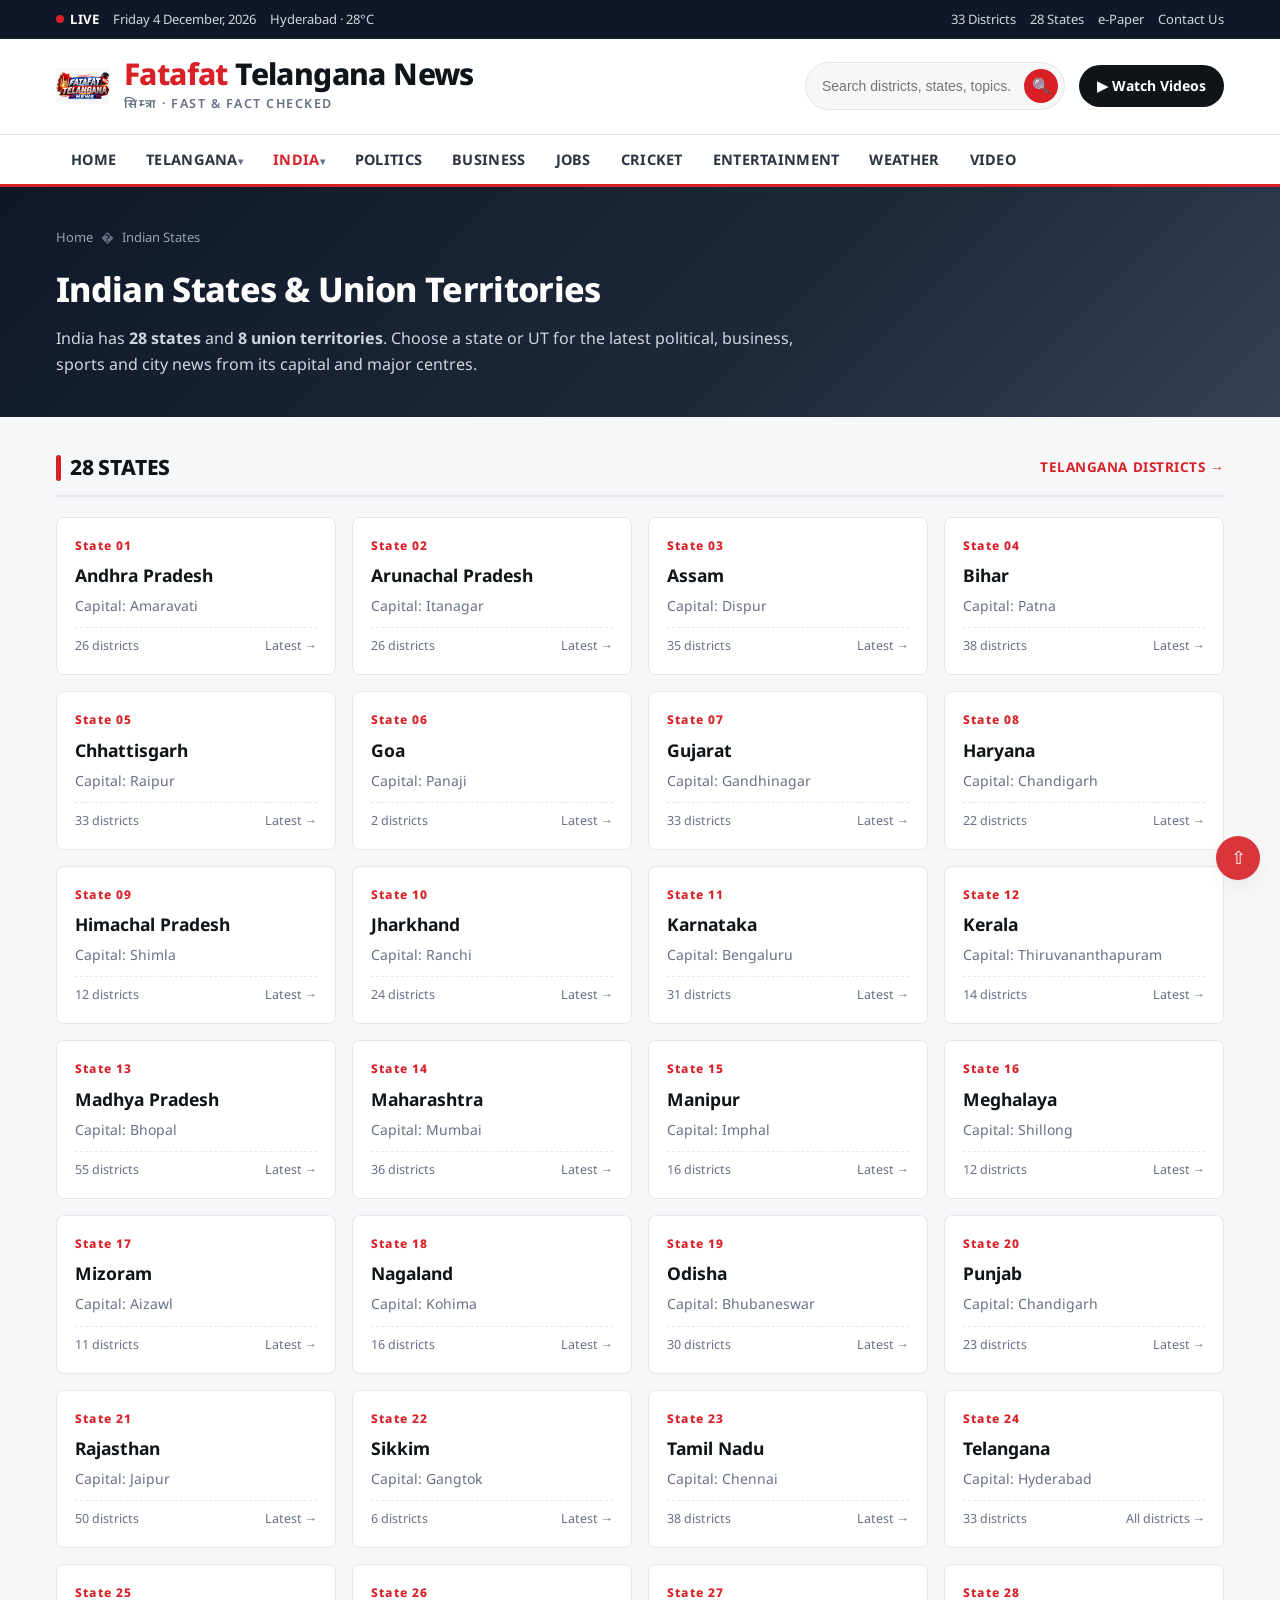
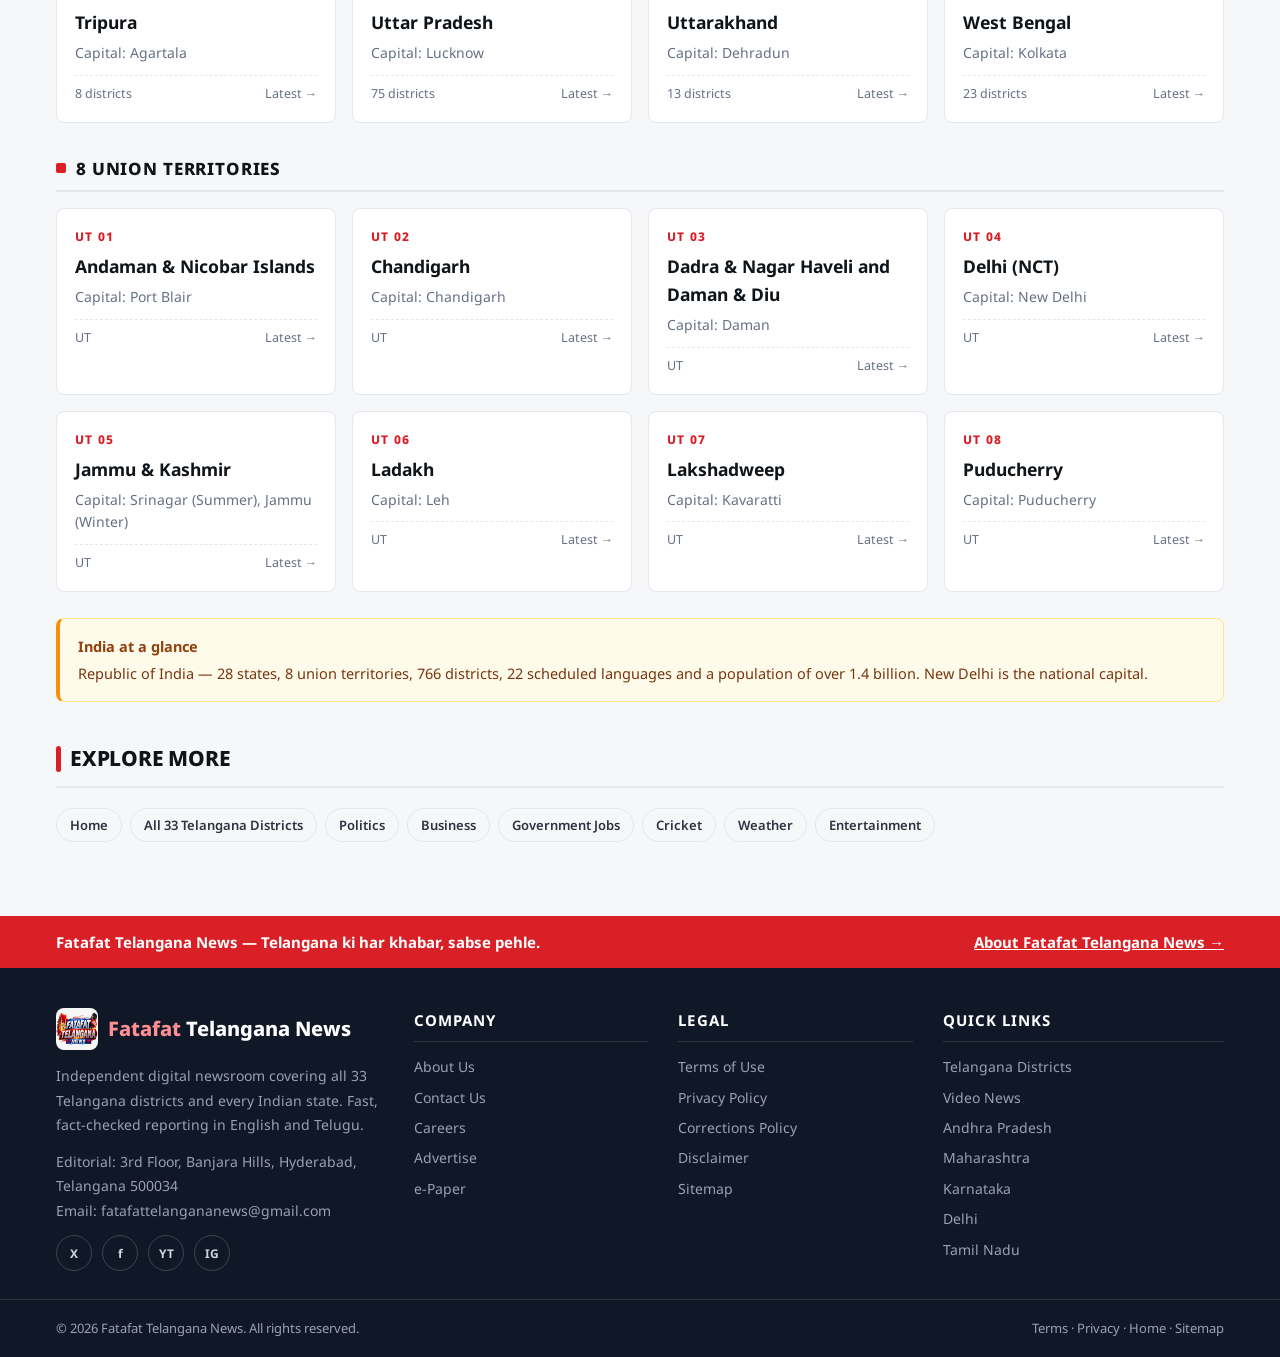
<file: indian-states.html>
﻿<!DOCTYPE html>
<html lang="en">
<head>
<meta charset="UTF-8">
<meta name="viewport" content="width=device-width, initial-scale=1.0">

<title>Indian States - All 28 States &amp; 8 UTs News | Fatafat Telangana News</title>
<meta name="description" content="Latest news from all 28 Indian states and 8 union territories - Andhra Pradesh, Maharashtra, Karnataka, Tamil Nadu, Delhi, Kerala, Gujarat, Punjab, West Bengal and more with capitals.">
<meta name="keywords" content="Indian states news, 28 states of India, 8 union territories, state capitals, India news by state, Andhra Pradesh news, Maharashtra news, Delhi news, Karnataka news">
<meta name="author" content="Fatafat Telangana News">
<meta name="robots" content="index, follow, max-image-preview:large, max-snippet:-1">
<meta name="theme-color" content="#d92027">
<link rel="manifest" href="manifest.webmanifest">
<link rel="canonical" href="https://www.fatafattelangananews.online/indian-states">

<meta property="og:type" content="website">
<meta property="og:site_name" content="Fatafat Telangana News">
<meta property="og:locale" content="en_IN">
<meta property="og:title" content="Indian States - All 28 States &amp; 8 UTs News">
<meta property="og:description" content="Latest news from all 28 Indian states and 8 union territories with capitals.">
<meta property="og:url" content="https://www.fatafattelangananews.online/indian-states">
<meta property="og:image" content="https://www.fatafattelangananews.online/logo.jfif">

<meta name="twitter:card" content="summary_large_image">
<meta name="twitter:title" content="Indian States - All 28 States &amp; 8 UTs News">
<meta name="twitter:description" content="Latest news from all 28 Indian states and 8 union territories with capitals.">
<meta name="twitter:image" content="https://www.fatafattelangananews.online/logo.jfif">

<link rel="icon" href="logo.jfif" type="image/jpeg">
<link rel="preconnect" href="https://fonts.googleapis.com">
<link rel="preconnect" href="https://fonts.gstatic.com" crossorigin>
<link href="https://fonts.googleapis.com/css2?family=Noto+Sans:wght@400;500;600;700;800&amp;family=Noto+Sans+Telugu:wght@400;600;700&amp;display=swap" rel="stylesheet">
<link rel="stylesheet" href="assets/css/style.css?v=20261015">

<script type="application/ld+json">
{
  "@context": "https://schema.org",
  "@graph": [
    {
      "@type": "CollectionPage",
      "name": "Indian States and Union Territories News",
      "url": "https://www.fatafattelangananews.online/indian-states",
      "isPartOf": {"@id": "https://www.fatafattelangananews.online/#website"},
      "about": {"@type": "Country", "name": "India", "alternateName": "Bharat"},
      "breadcrumb": {"@id": "https://www.fatafattelangananews.online/indian-states/#breadcrumb"}
    },
    {
      "@type": "BreadcrumbList",
      "@id": "https://www.fatafattelangananews.online/indian-states/#breadcrumb",
      "itemListElement": [
        {"@type": "ListItem", "position": 1, "name": "Home", "item": "https://www.fatafattelangananews.online/"},
        {"@type": "ListItem", "position": 2, "name": "Indian States", "item": "https://www.fatafattelangananews.online/indian-states"}
      ]
    },
    {
      "@type": "ItemList",
      "name": "States of India",
      "numberOfItems": 28,
      "itemListElement": [
        {"@type": "ListItem", "position": 1, "name": "Andhra Pradesh"},
        {"@type": "ListItem", "position": 2, "name": "Arunachal Pradesh"},
        {"@type": "ListItem", "position": 3, "name": "Assam"},
        {"@type": "ListItem", "position": 4, "name": "Bihar"},
        {"@type": "ListItem", "position": 5, "name": "Chhattisgarh"},
        {"@type": "ListItem", "position": 6, "name": "Goa"},
        {"@type": "ListItem", "position": 7, "name": "Gujarat"},
        {"@type": "ListItem", "position": 8, "name": "Haryana"},
        {"@type": "ListItem", "position": 9, "name": "Himachal Pradesh"},
        {"@type": "ListItem", "position": 10, "name": "Jharkhand"},
        {"@type": "ListItem", "position": 11, "name": "Karnataka"},
        {"@type": "ListItem", "position": 12, "name": "Kerala"},
        {"@type": "ListItem", "position": 13, "name": "Madhya Pradesh"},
        {"@type": "ListItem", "position": 14, "name": "Maharashtra"},
        {"@type": "ListItem", "position": 15, "name": "Manipur"},
        {"@type": "ListItem", "position": 16, "name": "Meghalaya"},
        {"@type": "ListItem", "position": 17, "name": "Mizoram"},
        {"@type": "ListItem", "position": 18, "name": "Nagaland"},
        {"@type": "ListItem", "position": 19, "name": "Odisha"},
        {"@type": "ListItem", "position": 20, "name": "Punjab"},
        {"@type": "ListItem", "position": 21, "name": "Rajasthan"},
        {"@type": "ListItem", "position": 22, "name": "Sikkim"},
        {"@type": "ListItem", "position": 23, "name": "Tamil Nadu"},
        {"@type": "ListItem", "position": 24, "name": "Telangana"},
        {"@type": "ListItem", "position": 25, "name": "Tripura"},
        {"@type": "ListItem", "position": 26, "name": "Uttar Pradesh"},
        {"@type": "ListItem", "position": 27, "name": "Uttarakhand"},
        {"@type": "ListItem", "position": 28, "name": "West Bengal"}
      ]
    }
  ]
}
</script>
<meta name="google-adsense-account" content="ca-pub-1619744726885376">
<script async src="https://pagead2.googlesyndication.com/pagead/js/adsbygoogle.js?client=ca-pub-1619744726885376" crossorigin="anonymous"></script>
</head>

<body>
<a class="skip-link" href="#main">Skip to main content</a>

<div class="topbar">
  <div class="container">
    <div class="topbar-left">
      <span class="live-dot">Live</span>
      <span id="today-date">Tuesday, 6 October 2026</span>
      <span>Hyderabad &middot; 28&deg;C</span>
    </div>
    <div class="topbar-links">
      <a href="telangana-districts.html">33 Districts</a>
      <a href="indian-states.html">28 States</a>
      <a href="info.html#epaper">e-Paper</a>
      <a href="info.html#contact">Contact Us</a>
    </div>
  </div>
</div>

<header class="masthead">
  <div class="container">
    <a class="brand" href="index.html" aria-label="Fatafat Telangana News home">
      <img class="brand-logo" src="logo.jfif" alt="Fatafat Telangana News logo" width="54" height="54">
      <span class="brand-text">
        <h1><span>Fatafat</span> Telangana News</h1>
        <span class="brand-tagline">&#2360;&#2367;&#2350;&#2381;&#2340;&#2381;&#2352;&#2366; &middot; Fast &amp; Fact Checked</span>
      </span>
    </a>
    <div class="masthead-right">
      <form class="search-box" action="search.html" method="get" role="search">
        <label for="q" class="skip-link">Search news</label>
        <input id="q" name="q" type="search" placeholder="Search districts, states, topics..." required>
        <button type="submit" aria-label="Search">&#128269;</button>
      </form>
      <a class="btn-subscribe" href="videos.html">&#9654; Watch Videos</a>
    </div>
  </div>
</header>

<nav class="mainnav" aria-label="Primary">
  <div class="container">
    <button class="nav-toggle" id="navToggle" aria-expanded="false" aria-controls="navList">Menu &#9776;</button>
    <ul class="nav-list" id="navList">
      <li><a href="index.html">Home</a></li>
      <li class="has-drop">
        <a href="telangana-districts.html">Telangana</a>
        <ul class="drop">
          <li><a href="telangana-districts.html">All 33 Districts</a></li>
          <li><a href="telangana-districts.html#hyderabad">Hyderabad</a></li>
          <li><a href="telangana-districts.html#warangal">Warangal</a></li>
          <li><a href="telangana-districts.html#karimnagar">Karimnagar</a></li>
          <li><a href="telangana-districts.html#khammam">Khammam</a></li>
          <li><a href="telangana-districts.html#nizamabad">Nizamabad</a></li>
          <li><a href="telangana-districts.html#rangareddy">Rangareddy</a></li>
        </ul>
      </li>
      <li class="has-drop">
        <a href="indian-states.html" aria-current="page">India</a>
        <ul class="drop">
          <li><a href="indian-states.html">All States &amp; UTs</a></li>
          <li><a href="indian-states.html#andhra-pradesh">Andhra Pradesh</a></li>
          <li><a href="indian-states.html#maharashtra">Maharashtra</a></li>
          <li><a href="indian-states.html#karnataka">Karnataka</a></li>
          <li><a href="indian-states.html#delhi">Delhi</a></li>
          <li><a href="indian-states.html#tamil-nadu">Tamil Nadu</a></li>
        </ul>
      </li>
      <li><a href="index.html#politics">Politics</a></li>
      <li><a href="index.html#business">Business</a></li>
      <li><a href="index.html#jobs">Jobs</a></li>
      <li><a href="index.html#cricket">Cricket</a></li>
      <li><a href="search.html?q=Telangana%20entertainment">Entertainment</a></li>
      <li><a href="index.html#weather">Weather</a></li>
      <li><a href="videos.html">Video</a></li>
    </ul>
  </div>
</nav>

<section class="page-hero">
  <div class="container">
    <nav class="breadcrumb" aria-label="Breadcrumb">
      <a href="index.html">Home</a>
      <span>Indian States</span>
    </nav>
    <h2>Indian States &amp; Union Territories</h2>
    <p>India has <strong>28 states</strong> and <strong>8 union territories</strong>. Choose a state or UT for the latest political, business, sports and city news from its capital and major centres.</p>
  </div>
</section>

<main id="main">
  <section class="section">
    <div class="container">

      <div class="section-head">
        <h2 class="section-title">28 States</h2>
        <a class="section-link" href="telangana-districts.html">Telangana Districts &#8594;</a>
      </div>

      <div class="dir-grid">
        <article class="dir-card" id="andhra-pradesh">
          <span class="dir-index">State 01</span>
          <h3><a href="indian-states.html#andhra-pradesh">Andhra Pradesh</a></h3>
          <span class="tel">Capital: Amaravati</span>
          <div class="dir-meta"><span>26 districts</span><a href="search.html?q=Andhra%20Pradesh">Latest &#8594;</a></div>
        </article>

        <article class="dir-card" id="arunachal-pradesh">
          <span class="dir-index">State 02</span>
          <h3><a href="#arunachal-pradesh">Arunachal Pradesh</a></h3>
          <span class="tel">Capital: Itanagar</span>
          <div class="dir-meta"><span>26 districts</span><a href="search.html?q=Arunachal%20Pradesh">Latest &#8594;</a></div>
        </article>

        <article class="dir-card" id="assam">
          <span class="dir-index">State 03</span>
          <h3><a href="#assam">Assam</a></h3>
          <span class="tel">Capital: Dispur</span>
          <div class="dir-meta"><span>35 districts</span><a href="search.html?q=Assam">Latest &#8594;</a></div>
        </article>

        <article class="dir-card" id="bihar">
          <span class="dir-index">State 04</span>
          <h3><a href="#bihar">Bihar</a></h3>
          <span class="tel">Capital: Patna</span>
          <div class="dir-meta"><span>38 districts</span><a href="search.html?q=Bihar">Latest &#8594;</a></div>
        </article>

        <article class="dir-card" id="chhattisgarh">
          <span class="dir-index">State 05</span>
          <h3><a href="#chhattisgarh">Chhattisgarh</a></h3>
          <span class="tel">Capital: Raipur</span>
          <div class="dir-meta"><span>33 districts</span><a href="search.html?q=Chhattisgarh">Latest &#8594;</a></div>
        </article>

        <article class="dir-card" id="goa">
          <span class="dir-index">State 06</span>
          <h3><a href="#goa">Goa</a></h3>
          <span class="tel">Capital: Panaji</span>
          <div class="dir-meta"><span>2 districts</span><a href="search.html?q=Goa">Latest &#8594;</a></div>
        </article>

        <article class="dir-card" id="gujarat">
          <span class="dir-index">State 07</span>
          <h3><a href="#gujarat">Gujarat</a></h3>
          <span class="tel">Capital: Gandhinagar</span>
          <div class="dir-meta"><span>33 districts</span><a href="search.html?q=Gujarat">Latest &#8594;</a></div>
        </article>

        <article class="dir-card" id="haryana">
          <span class="dir-index">State 08</span>
          <h3><a href="#haryana">Haryana</a></h3>
          <span class="tel">Capital: Chandigarh</span>
          <div class="dir-meta"><span>22 districts</span><a href="search.html?q=Haryana">Latest &#8594;</a></div>
        </article>

        <article class="dir-card" id="himachal-pradesh">
          <span class="dir-index">State 09</span>
          <h3><a href="#himachal-pradesh">Himachal Pradesh</a></h3>
          <span class="tel">Capital: Shimla</span>
          <div class="dir-meta"><span>12 districts</span><a href="search.html?q=Himachal%20Pradesh">Latest &#8594;</a></div>
        </article>

        <article class="dir-card" id="jharkhand">
          <span class="dir-index">State 10</span>
          <h3><a href="#jharkhand">Jharkhand</a></h3>
          <span class="tel">Capital: Ranchi</span>
          <div class="dir-meta"><span>24 districts</span><a href="search.html?q=Jharkhand">Latest &#8594;</a></div>
        </article>

        <article class="dir-card" id="karnataka">
          <span class="dir-index">State 11</span>
          <h3><a href="indian-states.html#karnataka">Karnataka</a></h3>
          <span class="tel">Capital: Bengaluru</span>
          <div class="dir-meta"><span>31 districts</span><a href="search.html?q=Karnataka">Latest &#8594;</a></div>
        </article>

        <article class="dir-card" id="kerala">
          <span class="dir-index">State 12</span>
          <h3><a href="#kerala">Kerala</a></h3>
          <span class="tel">Capital: Thiruvananthapuram</span>
          <div class="dir-meta"><span>14 districts</span><a href="search.html?q=Kerala">Latest &#8594;</a></div>
        </article>

        <article class="dir-card" id="madhya-pradesh">
          <span class="dir-index">State 13</span>
          <h3><a href="#madhya-pradesh">Madhya Pradesh</a></h3>
          <span class="tel">Capital: Bhopal</span>
          <div class="dir-meta"><span>55 districts</span><a href="search.html?q=Madhya%20Pradesh">Latest &#8594;</a></div>
        </article>

        <article class="dir-card" id="maharashtra">
          <span class="dir-index">State 14</span>
          <h3><a href="indian-states.html#maharashtra">Maharashtra</a></h3>
          <span class="tel">Capital: Mumbai</span>
          <div class="dir-meta"><span>36 districts</span><a href="search.html?q=Maharashtra">Latest &#8594;</a></div>
        </article>

        <article class="dir-card" id="manipur">
          <span class="dir-index">State 15</span>
          <h3><a href="#manipur">Manipur</a></h3>
          <span class="tel">Capital: Imphal</span>
          <div class="dir-meta"><span>16 districts</span><a href="search.html?q=Manipur">Latest &#8594;</a></div>
        </article>

        <article class="dir-card" id="meghalaya">
          <span class="dir-index">State 16</span>
          <h3><a href="#meghalaya">Meghalaya</a></h3>
          <span class="tel">Capital: Shillong</span>
          <div class="dir-meta"><span>12 districts</span><a href="search.html?q=Meghalaya">Latest &#8594;</a></div>
        </article>

        <article class="dir-card" id="mizoram">
          <span class="dir-index">State 17</span>
          <h3><a href="#mizoram">Mizoram</a></h3>
          <span class="tel">Capital: Aizawl</span>
          <div class="dir-meta"><span>11 districts</span><a href="search.html?q=Mizoram">Latest &#8594;</a></div>
        </article>

        <article class="dir-card" id="nagaland">
          <span class="dir-index">State 18</span>
          <h3><a href="#nagaland">Nagaland</a></h3>
          <span class="tel">Capital: Kohima</span>
          <div class="dir-meta"><span>16 districts</span><a href="search.html?q=Nagaland">Latest &#8594;</a></div>
        </article>

        <article class="dir-card" id="odisha">
          <span class="dir-index">State 19</span>
          <h3><a href="#odisha">Odisha</a></h3>
          <span class="tel">Capital: Bhubaneswar</span>
          <div class="dir-meta"><span>30 districts</span><a href="search.html?q=Odisha">Latest &#8594;</a></div>
        </article>

        <article class="dir-card" id="punjab">
          <span class="dir-index">State 20</span>
          <h3><a href="#punjab">Punjab</a></h3>
          <span class="tel">Capital: Chandigarh</span>
          <div class="dir-meta"><span>23 districts</span><a href="search.html?q=Punjab">Latest &#8594;</a></div>
        </article>

        <article class="dir-card" id="rajasthan">
          <span class="dir-index">State 21</span>
          <h3><a href="#rajasthan">Rajasthan</a></h3>
          <span class="tel">Capital: Jaipur</span>
          <div class="dir-meta"><span>50 districts</span><a href="search.html?q=Rajasthan">Latest &#8594;</a></div>
        </article>

        <article class="dir-card" id="sikkim">
          <span class="dir-index">State 22</span>
          <h3><a href="#sikkim">Sikkim</a></h3>
          <span class="tel">Capital: Gangtok</span>
          <div class="dir-meta"><span>6 districts</span><a href="search.html?q=Sikkim">Latest &#8594;</a></div>
        </article>

        <article class="dir-card" id="tamil-nadu">
          <span class="dir-index">State 23</span>
          <h3><a href="indian-states.html#tamil-nadu">Tamil Nadu</a></h3>
          <span class="tel">Capital: Chennai</span>
          <div class="dir-meta"><span>38 districts</span><a href="search.html?q=Tamil%20Nadu">Latest &#8594;</a></div>
        </article>

        <article class="dir-card" id="telangana">
          <span class="dir-index">State 24</span>
          <h3><a href="telangana-districts.html">Telangana</a></h3>
          <span class="tel">Capital: Hyderabad</span>
          <div class="dir-meta"><span>33 districts</span><a href="telangana-districts.html">All districts &#8594;</a></div>
        </article>

        <article class="dir-card" id="tripura">
          <span class="dir-index">State 25</span>
          <h3><a href="#tripura">Tripura</a></h3>
          <span class="tel">Capital: Agartala</span>
          <div class="dir-meta"><span>8 districts</span><a href="search.html?q=Tripura">Latest &#8594;</a></div>
        </article>

        <article class="dir-card" id="uttar-pradesh">
          <span class="dir-index">State 26</span>
          <h3><a href="#uttar-pradesh">Uttar Pradesh</a></h3>
          <span class="tel">Capital: Lucknow</span>
          <div class="dir-meta"><span>75 districts</span><a href="search.html?q=Uttar%20Pradesh">Latest &#8594;</a></div>
        </article>

        <article class="dir-card" id="uttarakhand">
          <span class="dir-index">State 27</span>
          <h3><a href="#uttarakhand">Uttarakhand</a></h3>
          <span class="tel">Capital: Dehradun</span>
          <div class="dir-meta"><span>13 districts</span><a href="search.html?q=Uttarakhand">Latest &#8594;</a></div>
        </article>

        <article class="dir-card" id="west-bengal">
          <span class="dir-index">State 28</span>
          <h3><a href="#west-bengal">West Bengal</a></h3>
          <span class="tel">Capital: Kolkata</span>
          <div class="dir-meta"><span>23 districts</span><a href="search.html?q=West%20Bengal">Latest &#8594;</a></div>
        </article>
      </div>

      <h2 class="sub-head">8 Union Territories</h2>

      <div class="dir-grid">
        <article class="dir-card" id="andaman">
          <span class="dir-index">UT 01</span>
          <h3><a href="#andaman">Andaman &amp; Nicobar Islands</a></h3>
          <span class="tel">Capital: Port Blair</span>
          <div class="dir-meta"><span>UT</span><a href="search.html?q=Andhra%20Pradesh">Latest &#8594;</a></div>
        </article>

        <article class="dir-card" id="chandigarh">
          <span class="dir-index">UT 02</span>
          <h3><a href="#chandigarh">Chandigarh</a></h3>
          <span class="tel">Capital: Chandigarh</span>
          <div class="dir-meta"><span>UT</span><a href="search.html?q=Chandigarh">Latest &#8594;</a></div>
        </article>

        <article class="dir-card" id="dnhdd">
          <span class="dir-index">UT 03</span>
          <h3><a href="#dnhdd">Dadra &amp; Nagar Haveli and Daman &amp; Diu</a></h3>
          <span class="tel">Capital: Daman</span>
          <div class="dir-meta"><span>UT</span><a href="search.html?q=Daman%20and%20Diu">Latest &#8594;</a></div>
        </article>

        <article class="dir-card" id="delhi">
          <span class="dir-index">UT 04</span>
          <h3><a href="indian-states.html#delhi">Delhi (NCT)</a></h3>
          <span class="tel">Capital: New Delhi</span>
          <div class="dir-meta"><span>UT</span><a href="search.html?q=Delhi">Latest &#8594;</a></div>
        </article>

        <article class="dir-card" id="jammu-kashmir">
          <span class="dir-index">UT 05</span>
          <h3><a href="#jammu-kashmir">Jammu &amp; Kashmir</a></h3>
          <span class="tel">Capital: Srinagar (Summer), Jammu (Winter)</span>
          <div class="dir-meta"><span>UT</span><a href="search.html?q=Jammu%20and%20Kashmir">Latest &#8594;</a></div>
        </article>

        <article class="dir-card" id="ladakh">
          <span class="dir-index">UT 06</span>
          <h3><a href="#ladakh">Ladakh</a></h3>
          <span class="tel">Capital: Leh</span>
          <div class="dir-meta"><span>UT</span><a href="search.html?q=Ladakh">Latest &#8594;</a></div>
        </article>

        <article class="dir-card" id="lakshadweep">
          <span class="dir-index">UT 07</span>
          <h3><a href="#lakshadweep">Lakshadweep</a></h3>
          <span class="tel">Capital: Kavaratti</span>
          <div class="dir-meta"><span>UT</span><a href="search.html?q=Lakshadweep">Latest &#8594;</a></div>
        </article>

        <article class="dir-card" id="puducherry">
          <span class="dir-index">UT 08</span>
          <h3><a href="#puducherry">Puducherry</a></h3>
          <span class="tel">Capital: Puducherry</span>
          <div class="dir-meta"><span>UT</span><a href="search.html?q=Puducherry">Latest &#8594;</a></div>
        </article>
      </div>

      <div class="info-box">
        <strong>India at a glance</strong>
        Republic of India &mdash; 28 states, 8 union territories, 766 districts, 22 scheduled languages and a population of over 1.4 billion. New Delhi is the national capital.
      </div>

      <div class="section-head" style="margin-top:40px;">
        <h2 class="section-title">Explore More</h2>
      </div>
      <div class="quick-links" style="padding:0;">
        <a class="chip" href="index.html">Home</a>
        <a class="chip" href="telangana-districts.html">All 33 Telangana Districts</a>
        <a class="chip" href="index.html#politics">Politics</a>
        <a class="chip" href="index.html#business">Business</a>
        <a class="chip" href="index.html#jobs">Government Jobs</a>
        <a class="chip" href="index.html#cricket">Cricket</a>
        <a class="chip" href="index.html#weather">Weather</a>
        <a class="chip" href="index.html#entertainment">Entertainment</a>
      </div>

    </div>
  </section>
</main>

<footer class="footer" id="contact">
  <div class="footer-top">
    <div class="container">
      <span>Fatafat Telangana News &mdash; Telangana ki har khabar, sabse pehle.</span>
      <a href="info.html#about" style="text-decoration:underline;">About Fatafat Telangana News &#8594;</a>
    </div>
  </div>

  <div class="footer-main">
    <div class="container">
      <div class="footer-grid">
        <div>
          <div class="footer-brand">
            <img src="logo.jfif" alt="Fatafat Telangana News logo">
            <strong><span>Fatafat</span> Telangana News</strong>
          </div>
          <p>Independent digital newsroom covering all 33 Telangana districts and every Indian state. Fast, fact-checked reporting in English and Telugu.</p>
          <p>Editorial: 3rd Floor, Banjara Hills, Hyderabad, Telangana 500034<br>Email: fatafattelangananews@gmail.com</p>
          <div class="social">
            <a href="https://x.com/intent/tweet?text=Telangana%20News&url=https%3A%2F%2Fwww.fatafattelangananews.online%2F" aria-label="X / Twitter">X</a>
            <a href="https://www.facebook.com/sharer/sharer.php?u=https%3A%2F%2Fwww.fatafattelangananews.online%2F" aria-label="Facebook">f</a>
            <a href="https://www.youtube.com/@fatafat-x5v" target="_blank" rel="noopener" aria-label="YouTube">YT</a>
            <a href="https://www.instagram.com/fatafattelangananews/" target="_blank" rel="noopener" aria-label="Instagram">IG</a>
          </div>
        </div>
        <div>
          <h4>Company</h4>
          <ul class="footer-links">
            <li><a href="info.html#about">About Us</a></li>
            <li><a href="info.html#contact">Contact Us</a></li>
            <li><a href="info.html#careers">Careers</a></li>
            <li><a href="info.html#advertise">Advertise</a></li>
            <li><a href="info.html#epaper">e-Paper</a></li>
          </ul>
        </div>
        <div>
          <h4>Legal</h4>
          <ul class="footer-links">
            <li><a href="info.html#terms">Terms of Use</a></li>
            <li><a href="info.html#privacy">Privacy Policy</a></li>
            <li><a href="info.html#corrections">Corrections Policy</a></li>
            <li><a href="info.html#disclaimer">Disclaimer</a></li>
            <li><a href="sitemap.xml">Sitemap</a></li>
          </ul>
        </div>
        <div>
          <h4>Quick Links</h4>
          <ul class="footer-links">
            <li><a href="telangana-districts.html">Telangana Districts</a></li>
            <li><a href="videos.html">Video News</a></li>
            <li><a href="indian-states.html#andhra-pradesh">Andhra Pradesh</a></li>
            <li><a href="indian-states.html#maharashtra">Maharashtra</a></li>
            <li><a href="indian-states.html#karnataka">Karnataka</a></li>
            <li><a href="indian-states.html#delhi">Delhi</a></li>
            <li><a href="indian-states.html#tamil-nadu">Tamil Nadu</a></li>
          </ul>
        </div>
      </div>
    </div>
  </div>

  <div class="footer-bottom">
    <div class="container">
      <span>&copy; 2026 Fatafat Telangana News. All rights reserved.</span>
      <span><a href="info.html#terms">Terms</a> &middot; <a href="info.html#privacy">Privacy</a> &middot; <a href="index.html">Home</a> &middot; <a href="sitemap.xml">Sitemap</a></span>
    </div>
  </div>
</footer>

<button class="back-top" id="backTop" aria-label="Back to top">&#8679;</button>

<script>
(function () {
  var t = document.getElementById('navToggle'), n = document.getElementById('navList');
  if (t && n) {
    t.addEventListener('click', function () {
      var open = n.classList.toggle('open');
      t.setAttribute('aria-expanded', open ? 'true' : 'false');
    });
  }
  var b = document.getElementById('backTop');
  if (b) b.addEventListener('click', function () { window.scrollTo({ top: 0, behavior: 'smooth' }); });
  var d = document.getElementById('today-date');
  if (d) d.textContent = new Date().toLocaleDateString('en-IN', { weekday: 'long', day: 'numeric', month: 'long', year: 'numeric' });
})();
</script>
</body>
</html>
</file>
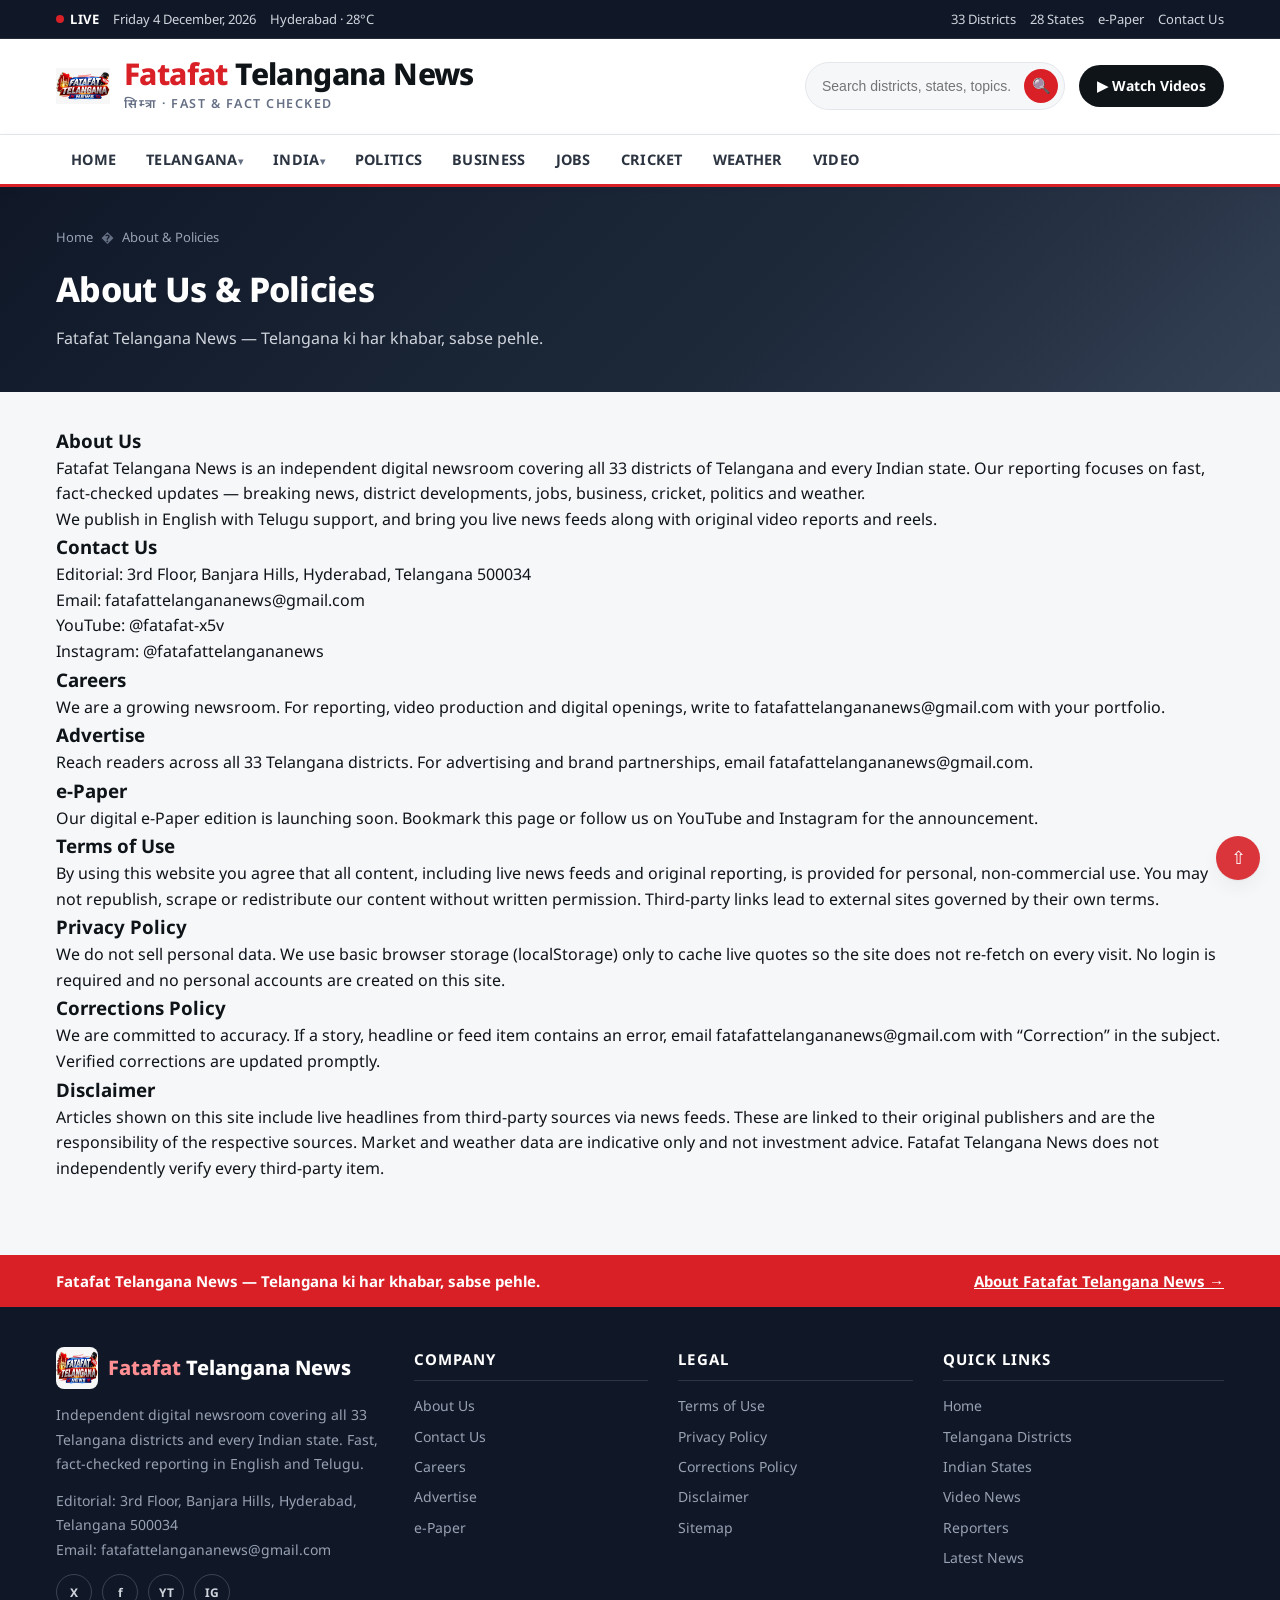
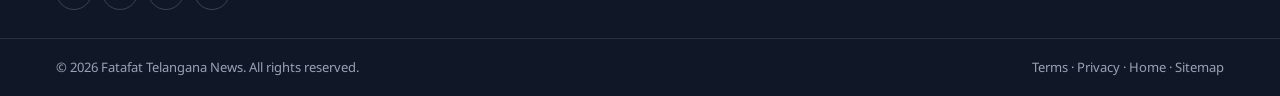
<file: info.html>
﻿<!DOCTYPE html>
<html lang="en">
<head>
<meta charset="UTF-8">
<meta name="viewport" content="width=device-width, initial-scale=1.0">

<title>About, Contact &amp; Policies | Fatafat Telangana News</title>
<meta name="description" content="About Fatafat Telangana News, editorial contact, careers, advertising, e-Paper and our Terms, Privacy, Corrections and Disclaimer policies.">
<meta name="author" content="Fatafat Telangana News">
<meta name="robots" content="index, follow, max-image-preview:large, max-snippet:-1">
<meta name="theme-color" content="#d92027">
<link rel="manifest" href="manifest.webmanifest">
<link rel="canonical" href="https://www.fatafattelangananews.online/info">

<meta property="og:type" content="website">
<meta property="og:site_name" content="Fatafat Telangana News">
<meta property="og:locale" content="en_IN">
<meta property="og:title" content="About, Contact &amp; Policies | Fatafat Telangana News">
<meta property="og:description" content="About us, editorial contact and our Terms, Privacy and Corrections policies.">
<meta property="og:url" content="https://www.fatafattelangananews.online/info">
<meta property="og:image" content="https://www.fatafattelangananews.online/assets/images/charminar.jpg">

<meta name="twitter:card" content="summary_large_image">
<meta name="twitter:title" content="About, Contact &amp; Policies | Fatafat Telangana News">
<meta name="twitter:description" content="About us, editorial contact and our policies.">
<meta name="twitter:image" content="https://www.fatafattelangananews.online/assets/images/charminar.jpg">

<link rel="icon" href="logo.jfif" type="image/jpeg">
<link rel="preconnect" href="https://fonts.googleapis.com">
<link rel="preconnect" href="https://fonts.gstatic.com" crossorigin>
<link href="https://fonts.googleapis.com/css2?family=Noto+Sans:wght@400;500;600;700;800&amp;family=Noto+Sans+Telugu:wght@400;600;700&amp;display=swap" rel="stylesheet">
<link rel="stylesheet" href="assets/css/style.css?v=20261015">

<script type="application/ld+json">
{
  "@context": "https://schema.org",
  "@graph": [
    {
      "@type": "AboutPage",
      "name": "About Us & Policies",
      "url": "https://www.fatafattelangananews.online/info",
      "isPartOf": {"@id": "https://www.fatafattelangananews.online/#website"},
      "publisher": {
        "@type": "NewsMediaOrganization",
        "name": "Fatafat Telangana News",
        "url": "https://www.fatafattelangananews.online/",
        "email": "fatafattelangananews@gmail.com",
        "logo": {"@type": "ImageObject", "url": "https://www.fatafattelangananews.online/logo.jfif"}
      },
      "breadcrumb": {"@id": "https://www.fatafattelangananews.online/info/#breadcrumb"}
    },
    {
      "@type": "BreadcrumbList",
      "@id": "https://www.fatafattelangananews.online/info/#breadcrumb",
      "itemListElement": [
        {"@type": "ListItem", "position": 1, "name": "Home", "item": "https://www.fatafattelangananews.online/"},
        {"@type": "ListItem", "position": 2, "name": "About Us & Policies", "item": "https://www.fatafattelangananews.online/info"}
      ]
    },
    {
      "@type": "FAQPage",
      "mainEntity": [
        {
          "@type": "Question",
          "name": "Fatafat Telangana News kya hai?",
          "acceptedAnswer": {
            "@type": "Answer",
            "text": "Telangana ke 33 districts aur pure India ke liye sabse tez breaking news platform. Hyderabad news, elections, politics, business, cricket, weather aur jobs pe daily live updates."
          }
        },
        {
          "@type": "Question",
          "name": "News tip kese bhejein?",
          "acceptedAnswer": {
            "@type": "Answer",
            "text": "Home page ke 'Apni Khabar Bhejo' section se - WhatsApp (wa.me/9779743971097) ya email (fatafattelangananews@gmail.com) par bhejiye."
          }
        },
        {
          "@type": "Question",
          "name": "Advertising kaise karein?",
          "acceptedAnswer": {
            "@type": "Answer",
            "text": "Advertising aur sponsored content ke liye info page ke Advertise section me diye email par request karein."
          }
        },
        {
          "@type": "Question",
          "name": "Reporter kaise banein?",
          "acceptedAnswer": {
            "@type": "Answer",
            "text": "Reporters page par state aur district wise list dekhiye, aur contact details ke zariye apna application bhejein."
          }
        }
      ]
    }
  ]
}
</script>
<meta name="google-adsense-account" content="ca-pub-1619744726885376">
<script async src="https://pagead2.googlesyndication.com/pagead/js/adsbygoogle.js?client=ca-pub-1619744726885376" crossorigin="anonymous"></script>
</head>

<body>
<a class="skip-link" href="#main">Skip to main content</a>

<div class="topbar">
  <div class="container">
    <div class="topbar-left">
      <span class="live-dot">Live</span>
      <span id="today-date">Tuesday, 6 October 2026</span>
      <span>Hyderabad &middot; 28&deg;C</span>
    </div>
    <div class="topbar-links">
      <a href="telangana-districts.html">33 Districts</a>
      <a href="indian-states.html">28 States</a>
      <a href="info.html#epaper">e-Paper</a>
      <a href="info.html#contact">Contact Us</a>
    </div>
  </div>
</div>

<header class="masthead">
  <div class="container">
    <a class="brand" href="index.html" aria-label="Fatafat Telangana News home">
      <img class="brand-logo" src="logo.jfif" alt="Fatafat Telangana News logo" width="54" height="54">
      <span class="brand-text">
        <h1><span>Fatafat</span> Telangana News</h1>
        <span class="brand-tagline">&#2360;&#2367;&#2350;&#2381;&#2340;&#2381;&#2352;&#2366; &middot; Fast &amp; Fact Checked</span>
      </span>
    </a>
    <div class="masthead-right">
      <form class="search-box" action="search.html" method="get" role="search">
        <label for="q" class="skip-link">Search news</label>
        <input id="q" name="q" type="search" placeholder="Search districts, states, topics..." required>
        <button type="submit" aria-label="Search">&#128269;</button>
      </form>
      <a class="btn-subscribe" href="videos.html">&#9654; Watch Videos</a>
    </div>
  </div>
</header>

<nav class="mainnav" aria-label="Primary">
  <div class="container">
    <button class="nav-toggle" id="navToggle" aria-expanded="false" aria-controls="navList">Menu &#9776;</button>
    <ul class="nav-list" id="navList">
      <li><a href="index.html">Home</a></li>
      <li class="has-drop">
        <a href="telangana-districts.html">Telangana</a>
        <ul class="drop">
          <li><a href="telangana-districts.html">All 33 Districts</a></li>
          <li><a href="telangana-districts.html#hyderabad">Hyderabad</a></li>
          <li><a href="telangana-districts.html#warangal">Warangal</a></li>
          <li><a href="telangana-districts.html#karimnagar">Karimnagar</a></li>
          <li><a href="telangana-districts.html#khammam">Khammam</a></li>
          <li><a href="telangana-districts.html#nizamabad">Nizamabad</a></li>
          <li><a href="telangana-districts.html#rangareddy">Rangareddy</a></li>
        </ul>
      </li>
      <li class="has-drop">
        <a href="indian-states.html">India</a>
        <ul class="drop">
          <li><a href="indian-states.html">All States &amp; UTs</a></li>
          <li><a href="indian-states.html#andhra-pradesh">Andhra Pradesh</a></li>
          <li><a href="indian-states.html#maharashtra">Maharashtra</a></li>
          <li><a href="indian-states.html#karnataka">Karnataka</a></li>
          <li><a href="indian-states.html#delhi">Delhi</a></li>
          <li><a href="indian-states.html#tamil-nadu">Tamil Nadu</a></li>
        </ul>
      </li>
      <li><a href="index.html#politics">Politics</a></li>
      <li><a href="index.html#business">Business</a></li>
      <li><a href="index.html#jobs">Jobs</a></li>
      <li><a href="index.html#cricket">Cricket</a></li>
      <li><a href="index.html#weather">Weather</a></li>
      <li><a href="videos.html">Video</a></li>
    </ul>
  </div>
</nav>

<main id="main">
  <section class="page-hero">
    <div class="container">
      <nav class="breadcrumb" aria-label="Breadcrumb">
        <a href="index.html">Home</a>
        <span>About &amp; Policies</span>
      </nav>
      <h2>About Us &amp; Policies</h2>
      <p>Fatafat Telangana News &mdash; Telangana ki har khabar, sabse pehle.</p>
    </div>
  </section>

  <section class="section">
    <div class="container">
      <div class="prose">
        <h3 id="about">About Us</h3>
        <p>Fatafat Telangana News is an independent digital newsroom covering all 33 districts of Telangana and every Indian state. Our reporting focuses on fast, fact-checked updates &mdash; breaking news, district developments, jobs, business, cricket, politics and weather.</p>
        <p>We publish in English with Telugu support, and bring you live news feeds along with original video reports and reels.</p>

        <h3 id="contact">Contact Us</h3>
        <p>Editorial: 3rd Floor, Banjara Hills, Hyderabad, Telangana 500034<br>
        Email: <a href="mailto:fatafattelangananews@gmail.com">fatafattelangananews@gmail.com</a><br>
        YouTube: <a href="https://www.youtube.com/@fatafat-x5v" target="_blank" rel="noopener">@fatafat-x5v</a><br>
        Instagram: <a href="https://www.instagram.com/fatafattelangananews/" target="_blank" rel="noopener">@fatafattelangananews</a></p>

        <h3 id="careers">Careers</h3>
        <p>We are a growing newsroom. For reporting, video production and digital openings, write to <a href="mailto:fatafattelangananews@gmail.com">fatafattelangananews@gmail.com</a> with your portfolio.</p>

        <h3 id="advertise">Advertise</h3>
        <p>Reach readers across all 33 Telangana districts. For advertising and brand partnerships, email <a href="mailto:fatafattelangananews@gmail.com">fatafattelangananews@gmail.com</a>.</p>

        <h3 id="epaper">e-Paper</h3>
        <p>Our digital e-Paper edition is launching soon. Bookmark this page or follow us on <a href="https://www.youtube.com/@fatafat-x5v" target="_blank" rel="noopener">YouTube</a> and <a href="https://www.instagram.com/fatafattelangananews/" target="_blank" rel="noopener">Instagram</a> for the announcement.</p>

        <h3 id="terms">Terms of Use</h3>
        <p>By using this website you agree that all content, including live news feeds and original reporting, is provided for personal, non-commercial use. You may not republish, scrape or redistribute our content without written permission. Third-party links lead to external sites governed by their own terms.</p>

        <h3 id="privacy">Privacy Policy</h3>
        <p>We do not sell personal data. We use basic browser storage (localStorage) only to cache live quotes so the site does not re-fetch on every visit. No login is required and no personal accounts are created on this site.</p>

        <h3 id="corrections">Corrections Policy</h3>
        <p>We are committed to accuracy. If a story, headline or feed item contains an error, email <a href="mailto:fatafattelangananews@gmail.com">fatafattelangananews@gmail.com</a> with &ldquo;Correction&rdquo; in the subject. Verified corrections are updated promptly.</p>

        <h3 id="disclaimer">Disclaimer</h3>
        <p>Articles shown on this site include live headlines from third-party sources via news feeds. These are linked to their original publishers and are the responsibility of the respective sources. Market and weather data are indicative only and not investment advice. Fatafat Telangana News does not independently verify every third-party item.</p>
      </div>
    </div>
  </section>
</main>

<footer class="footer" id="contact">
  <div class="footer-top">
    <div class="container">
      <span>Fatafat Telangana News &mdash; Telangana ki har khabar, sabse pehle.</span>
      <a href="info.html#about" style="text-decoration:underline;">About Fatafat Telangana News &#8594;</a>
    </div>
  </div>

  <div class="footer-main">
    <div class="container">
      <div class="footer-grid">
        <div>
          <div class="footer-brand">
            <img src="logo.jfif" alt="Fatafat Telangana News logo">
            <strong><span>Fatafat</span> Telangana News</strong>
          </div>
          <p>Independent digital newsroom covering all 33 Telangana districts and every Indian state. Fast, fact-checked reporting in English and Telugu.</p>
          <p>Editorial: 3rd Floor, Banjara Hills, Hyderabad, Telangana 500034<br>Email: fatafattelangananews@gmail.com</p>
          <div class="social">
            <a href="https://x.com/intent/user?screen_name=fatafattelangananews" target="_blank" rel="noopener" aria-label="X / Twitter">X</a>
            <a href="https://www.facebook.com/fatafattelangananews" target="_blank" rel="noopener" aria-label="Facebook">f</a>
            <a href="https://www.youtube.com/@fatafat-x5v" target="_blank" rel="noopener" aria-label="YouTube">YT</a>
            <a href="https://www.instagram.com/fatafattelangananews/" target="_blank" rel="noopener" aria-label="Instagram">IG</a>
          </div>
        </div>
        <div>
          <h4>Company</h4>
          <ul class="footer-links">
            <li><a href="info.html#about">About Us</a></li>
            <li><a href="info.html#contact">Contact Us</a></li>
            <li><a href="info.html#careers">Careers</a></li>
            <li><a href="info.html#advertise">Advertise</a></li>
            <li><a href="info.html#epaper">e-Paper</a></li>
          </ul>
        </div>
        <div>
          <h4>Legal</h4>
          <ul class="footer-links">
            <li><a href="info.html#terms">Terms of Use</a></li>
            <li><a href="info.html#privacy">Privacy Policy</a></li>
            <li><a href="info.html#corrections">Corrections Policy</a></li>
            <li><a href="info.html#disclaimer">Disclaimer</a></li>
            <li><a href="sitemap.xml">Sitemap</a></li>
          </ul>
        </div>
        <div>
          <h4>Quick Links</h4>
          <ul class="footer-links">
            <li><a href="index.html">Home</a></li>
            <li><a href="telangana-districts.html">Telangana Districts</a></li>
            <li><a href="indian-states.html">Indian States</a></li>
            <li><a href="videos.html">Video News</a></li>
            <li><a href="reporters.html">Reporters</a></li><li><a href="index.html#latest">Latest News</a></li>
          </ul>
        </div>
      </div>
    </div>
  </div>

  <div class="footer-bottom">
    <div class="container">
      <span>&copy; 2026 Fatafat Telangana News. All rights reserved.</span>
      <span><a href="info.html#terms">Terms</a> &middot; <a href="info.html#privacy">Privacy</a> &middot; <a href="index.html">Home</a> &middot; <a href="sitemap.xml">Sitemap</a></span>
    </div>
  </div>
</footer>

<button class="back-top" id="backTop" aria-label="Back to top">&#8679;</button>

<script>
(function () {
  var t = document.getElementById('navToggle'), n = document.getElementById('navList');
  if (t && n) {
    t.addEventListener('click', function () {
      var open = n.classList.toggle('open');
      t.setAttribute('aria-expanded', open ? 'true' : 'false');
    });
  }
  var b = document.getElementById('backTop');
  if (b) b.addEventListener('click', function () { window.scrollTo({ top: 0, behavior: 'smooth' }); });
  var d = document.getElementById('today-date');
  if (d) d.textContent = new Date().toLocaleDateString('en-IN', { weekday: 'long', day: 'numeric', month: 'long', year: 'numeric' });
})();
</script>
</body>
</html>
</file>
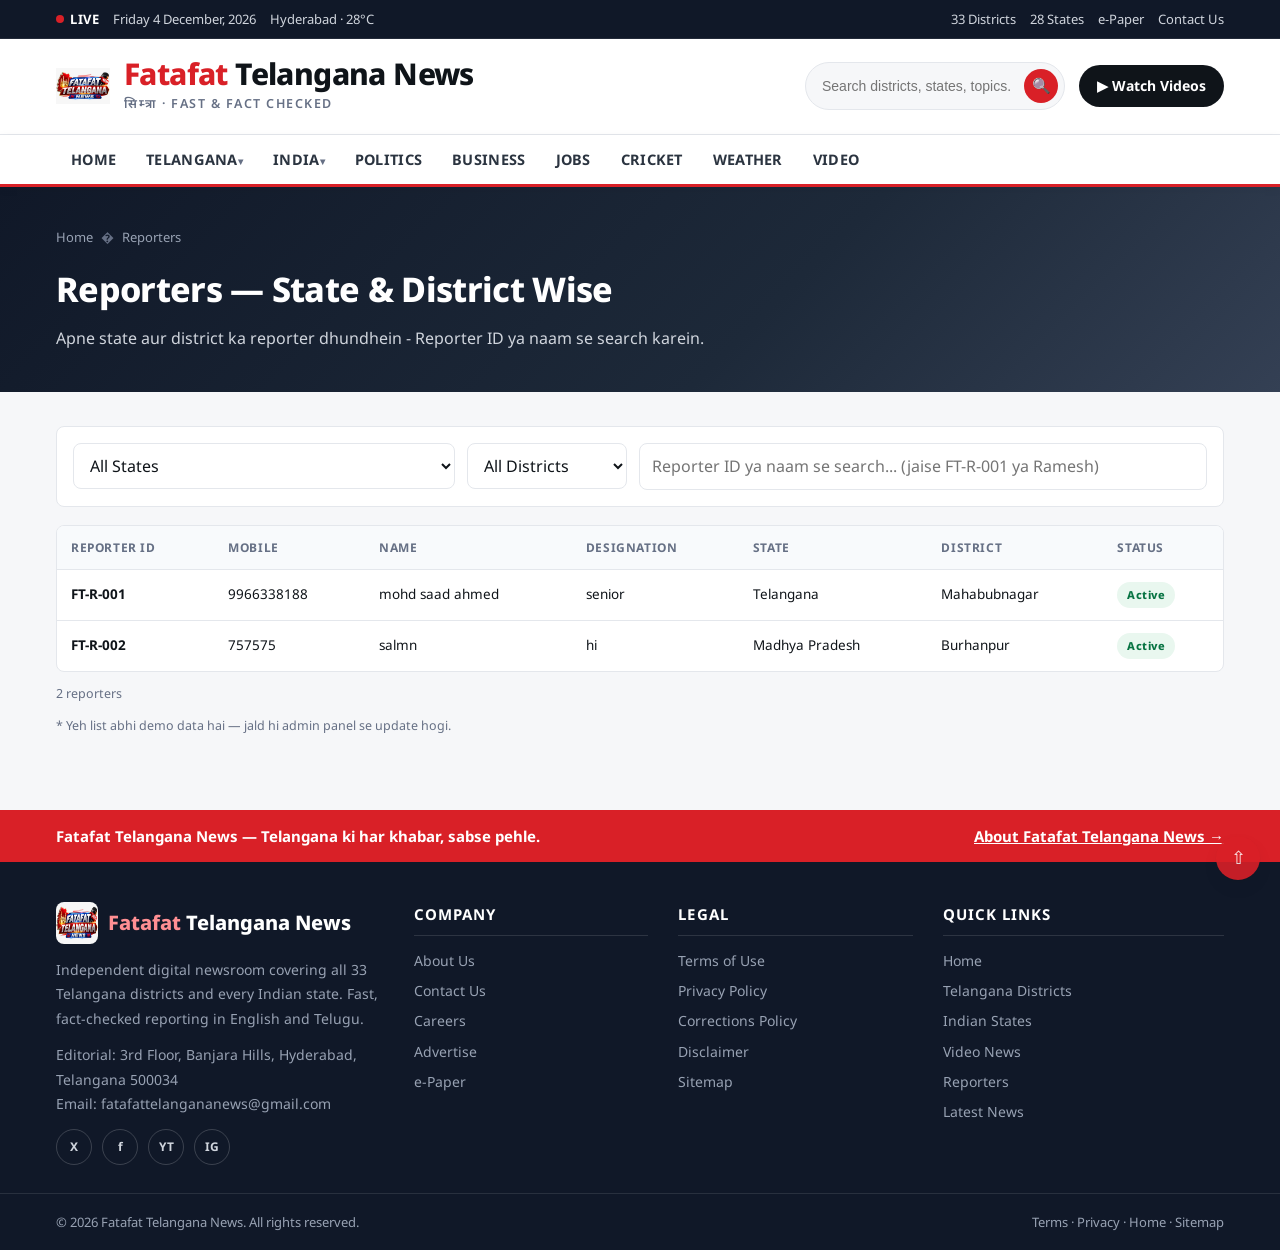
<file: reporters.html>
﻿<!DOCTYPE html>
<html lang="en">
<head>
<meta charset="UTF-8">
<meta name="viewport" content="width=device-width, initial-scale=1.0">

<title>Reporters - State &amp; District Wise | Fatafat Telangana News</title>
<meta name="description" content="Find Fatafat Telangana News reporters state-wise and district-wise. Search by reporter ID or name and check active status.">
<meta name="author" content="Fatafat Telangana News">
<meta name="robots" content="index, follow, max-image-preview:large, max-snippet:-1">
<meta name="theme-color" content="#d92027">
<link rel="manifest" href="manifest.webmanifest">
<link rel="canonical" href="https://www.fatafattelangananews.online/reporters">

<meta property="og:type" content="website">
<meta property="og:site_name" content="Fatafat Telangana News">
<meta property="og:locale" content="en_IN">
<meta property="og:title" content="Reporters - State &amp; District Wise | Fatafat Telangana News">
<meta property="og:description" content="Search reporters by state, district, ID or name.">
<meta property="og:url" content="https://www.fatafattelangananews.online/reporters">
<meta property="og:image" content="https://www.fatafattelangananews.online/assets/images/charminar.jpg">

<meta name="twitter:card" content="summary_large_image">
<meta name="twitter:title" content="Reporters | Fatafat Telangana News">
<meta name="twitter:description" content="Reporters list by state and district.">
<meta name="twitter:image" content="https://www.fatafattelangananews.online/assets/images/charminar.jpg">

<link rel="icon" href="logo.jfif" type="image/jpeg">
<link rel="preconnect" href="https://fonts.googleapis.com">
<link rel="preconnect" href="https://fonts.gstatic.com" crossorigin>
<link href="https://fonts.googleapis.com/css2?family=Noto+Sans:wght@400;500;600;700;800&amp;family=Noto+Sans+Telugu:wght@400;600;700&amp;display=swap" rel="stylesheet">
<link rel="stylesheet" href="assets/css/style.css?v=20261015">

<script type="application/ld+json">
{
  "@context": "https://schema.org",
  "@graph": [
    {
      "@type": "WebPage",
      "name": "Reporters",
      "url": "https://www.fatafattelangananews.online/reporters",
      "isPartOf": {"@id": "https://www.fatafattelangananews.online/#website"},
      "breadcrumb": {"@id": "https://www.fatafattelangananews.online/reporters/#breadcrumb"}
    },
    {
      "@type": "BreadcrumbList",
      "@id": "https://www.fatafattelangananews.online/reporters/#breadcrumb",
      "itemListElement": [
        {"@type": "ListItem", "position": 1, "name": "Home", "item": "https://www.fatafattelangananews.online/"},
        {"@type": "ListItem", "position": 2, "name": "Reporters", "item": "https://www.fatafattelangananews.online/reporters"}
      ]
    },
    {
      "@type": "FAQPage",
      "mainEntity": [
        {
          "@type": "Question",
          "name": "Reporter kaise dhundhein?",
          "acceptedAnswer": {
            "@type": "Answer",
            "text": "State aur district filter ke saath Reporter ID ya naam se search karke turant reporter dhundhein."
          }
        },
        {
          "@type": "Question",
          "name": "Reporter list kaise update hoti hai?",
          "acceptedAnswer": {
            "@type": "Answer",
            "text": "Reporter list admin panel se update hoti hai, current list demo data par based hai."
          }
        },
        {
          "@type": "Question",
          "name": "Apni news tip kese bhejein?",
          "acceptedAnswer": {
            "@type": "Answer",
            "text": "WhatsApp ya email se apni khabar bhejein - fatafattelangananews@gmail.com ya wa.me/9779743971097."
          }
        }
      ]
    }
  ]
}
</script>
<meta name="google-adsense-account" content="ca-pub-1619744726885376">
<script async src="https://pagead2.googlesyndication.com/pagead/js/adsbygoogle.js?client=ca-pub-1619744726885376" crossorigin="anonymous"></script>
</head>

<body>
<a class="skip-link" href="#main">Skip to main content</a>

<div class="topbar">
  <div class="container">
    <div class="topbar-left">
      <span class="live-dot">Live</span>
      <span id="today-date">Tuesday, 6 October 2026</span>
      <span>Hyderabad &middot; 28&deg;C</span>
    </div>
    <div class="topbar-links">
      <a href="telangana-districts.html">33 Districts</a>
      <a href="indian-states.html">28 States</a>
      <a href="info.html#epaper">e-Paper</a>
      <a href="info.html#contact">Contact Us</a>
    </div>
  </div>
</div>

<header class="masthead">
  <div class="container">
    <a class="brand" href="index.html" aria-label="Fatafat Telangana News home">
      <img class="brand-logo" src="logo.jfif" alt="Fatafat Telangana News logo" width="54" height="54">
      <span class="brand-text">
        <h1><span>Fatafat</span> Telangana News</h1>
        <span class="brand-tagline">&#2360;&#2367;&#2350;&#2381;&#2340;&#2381;&#2352;&#2366; &middot; Fast &amp; Fact Checked</span>
      </span>
    </a>
    <div class="masthead-right">
      <form class="search-box" action="search.html" method="get" role="search">
        <label for="q" class="skip-link">Search news</label>
        <input id="q" name="q" type="search" placeholder="Search districts, states, topics..." required>
        <button type="submit" aria-label="Search">&#128269;</button>
      </form>
      <a class="btn-subscribe" href="videos.html">&#9654; Watch Videos</a>
    </div>
  </div>
</header>

<nav class="mainnav" aria-label="Primary">
  <div class="container">
    <button class="nav-toggle" id="navToggle" aria-expanded="false" aria-controls="navList">Menu &#9776;</button>
    <ul class="nav-list" id="navList">
      <li><a href="index.html">Home</a></li>
      <li class="has-drop">
        <a href="telangana-districts.html">Telangana</a>
        <ul class="drop">
          <li><a href="telangana-districts.html">All 33 Districts</a></li>
          <li><a href="telangana-districts.html#hyderabad">Hyderabad</a></li>
          <li><a href="telangana-districts.html#warangal">Warangal</a></li>
          <li><a href="telangana-districts.html#karimnagar">Karimnagar</a></li>
          <li><a href="telangana-districts.html#khammam">Khammam</a></li>
          <li><a href="telangana-districts.html#nizamabad">Nizamabad</a></li>
          <li><a href="telangana-districts.html#rangareddy">Rangareddy</a></li>
        </ul>
      </li>
      <li class="has-drop">
        <a href="indian-states.html">India</a>
        <ul class="drop">
          <li><a href="indian-states.html">All States &amp; UTs</a></li>
          <li><a href="indian-states.html#andhra-pradesh">Andhra Pradesh</a></li>
          <li><a href="indian-states.html#maharashtra">Maharashtra</a></li>
          <li><a href="indian-states.html#karnataka">Karnataka</a></li>
          <li><a href="indian-states.html#delhi">Delhi</a></li>
          <li><a href="indian-states.html#tamil-nadu">Tamil Nadu</a></li>
        </ul>
      </li>
      <li><a href="index.html#politics">Politics</a></li>
      <li><a href="index.html#business">Business</a></li>
      <li><a href="index.html#jobs">Jobs</a></li>
      <li><a href="index.html#cricket">Cricket</a></li>
      <li><a href="index.html#weather">Weather</a></li>
      <li><a href="videos.html">Video</a></li>
    </ul>
  </div>
</nav>

<main id="main">
  <section class="page-hero">
    <div class="container">
      <nav class="breadcrumb" aria-label="Breadcrumb">
        <a href="index.html">Home</a>
        <span>Reporters</span>
      </nav>
      <h2>Reporters &mdash; State &amp; District Wise</h2>
      <p>Apne state aur district ka reporter dhundhein - Reporter ID ya naam se search karein.</p>
    </div>
  </section>

  <section class="section">
    <div class="container">
      <div class="rpt-bar">
        <select id="rptState" aria-label="Select state">
          <option value="">All States</option>
        </select>
        <select id="rptDistrict" aria-label="Select district">
          <option value="">All Districts</option>
        </select>
        <input type="search" id="rptSearch" class="rpt-search" placeholder="Reporter ID ya naam se search... (jaise FT-R-001 ya Ramesh)">
      </div>

      <div class="rpt-wrap">
        <table class="rpt-table">
          <thead>
            <tr>
              <th>Reporter ID</th>
              <th>Mobile</th>
              <th>Name</th>
              <th>Designation</th>
              <th>State</th>
              <th>District</th>
              <th>Status</th>
            </tr>
          </thead>
          <tbody id="rptBody"></tbody>
        </table>
      </div>

      <p class="rpt-note" id="rptStatus"></p>
      <p class="rpt-note">* Yeh list abhi demo data hai &mdash; jald hi admin panel se update hogi.</p>
    </div>
  </section>
</main>

<footer class="footer" id="contact">
  <div class="footer-top">
    <div class="container">
      <span>Fatafat Telangana News &mdash; Telangana ki har khabar, sabse pehle.</span>
      <a href="info.html#about" style="text-decoration:underline;">About Fatafat Telangana News &#8594;</a>
    </div>
  </div>

  <div class="footer-main">
    <div class="container">
      <div class="footer-grid">
        <div>
          <div class="footer-brand">
            <img src="logo.jfif" alt="Fatafat Telangana News logo">
            <strong><span>Fatafat</span> Telangana News</strong>
          </div>
          <p>Independent digital newsroom covering all 33 Telangana districts and every Indian state. Fast, fact-checked reporting in English and Telugu.</p>
          <p>Editorial: 3rd Floor, Banjara Hills, Hyderabad, Telangana 500034<br>Email: fatafattelangananews@gmail.com</p>
          <div class="social">
            <a href="https://x.com/intent/tweet?text=Telangana%20News&url=https%3A%2F%2Fwww.fatafattelangananews.online%2F" target="_blank" rel="noopener" aria-label="X / Twitter">X</a>
            <a href="https://www.facebook.com/sharer/sharer.php?u=https%3A%2F%2Fwww.fatafattelangananews.online%2F" target="_blank" rel="noopener" aria-label="Facebook">f</a>
            <a href="https://www.youtube.com/@fatafat-x5v" target="_blank" rel="noopener" aria-label="YouTube">YT</a>
            <a href="https://www.instagram.com/fatafattelangananews/" target="_blank" rel="noopener" aria-label="Instagram">IG</a>
          </div>
        </div>
        <div>
          <h4>Company</h4>
          <ul class="footer-links">
            <li><a href="info.html#about">About Us</a></li>
            <li><a href="info.html#contact">Contact Us</a></li>
            <li><a href="info.html#careers">Careers</a></li>
            <li><a href="info.html#advertise">Advertise</a></li>
            <li><a href="info.html#epaper">e-Paper</a></li>
          </ul>
        </div>
        <div>
          <h4>Legal</h4>
          <ul class="footer-links">
            <li><a href="info.html#terms">Terms of Use</a></li>
            <li><a href="info.html#privacy">Privacy Policy</a></li>
            <li><a href="info.html#corrections">Corrections Policy</a></li>
            <li><a href="info.html#disclaimer">Disclaimer</a></li>
            <li><a href="sitemap.xml">Sitemap</a></li>
          </ul>
        </div>
        <div>
          <h4>Quick Links</h4>
          <ul class="footer-links">
            <li><a href="index.html">Home</a></li>
            <li><a href="telangana-districts.html">Telangana Districts</a></li>
            <li><a href="indian-states.html">Indian States</a></li>
            <li><a href="videos.html">Video News</a></li>
            <li><a href="reporters.html">Reporters</a></li>
            <li><a href="index.html#latest">Latest News</a></li>
          </ul>
        </div>
      </div>
    </div>
  </div>

  <div class="footer-bottom">
    <div class="container">
      <span>&copy; 2026 Fatafat Telangana News. All rights reserved.</span>
      <span><a href="info.html#terms">Terms</a> &middot; <a href="info.html#privacy">Privacy</a> &middot; <a href="index.html">Home</a> &middot; <a href="sitemap.xml">Sitemap</a></span>
    </div>
  </div>
</footer>

<button class="back-top" id="backTop" aria-label="Back to top">&#8679;</button>

<script>
(function () {
  var t = document.getElementById('navToggle'), n = document.getElementById('navList');
  if (t && n) {
    t.addEventListener('click', function () {
      var open = n.classList.toggle('open');
      t.setAttribute('aria-expanded', open ? 'true' : 'false');
    });
  }
  var b = document.getElementById('backTop');
  if (b) b.addEventListener('click', function () { window.scrollTo({ top: 0, behavior: 'smooth' }); });
  var d = document.getElementById('today-date');
  if (d) d.textContent = new Date().toLocaleDateString('en-IN', { weekday: 'long', day: 'numeric', month: 'long', year: 'numeric' });
})();
</script>
<script src="assets/js/reporters-data.js?v=20261015" defer></script>
 <script src="assets/js/site-data.js?v=20261007" defer></script>
 <script src="assets/js/reporters.js?v=20261007" defer></script>
</body>
</html>
</file>
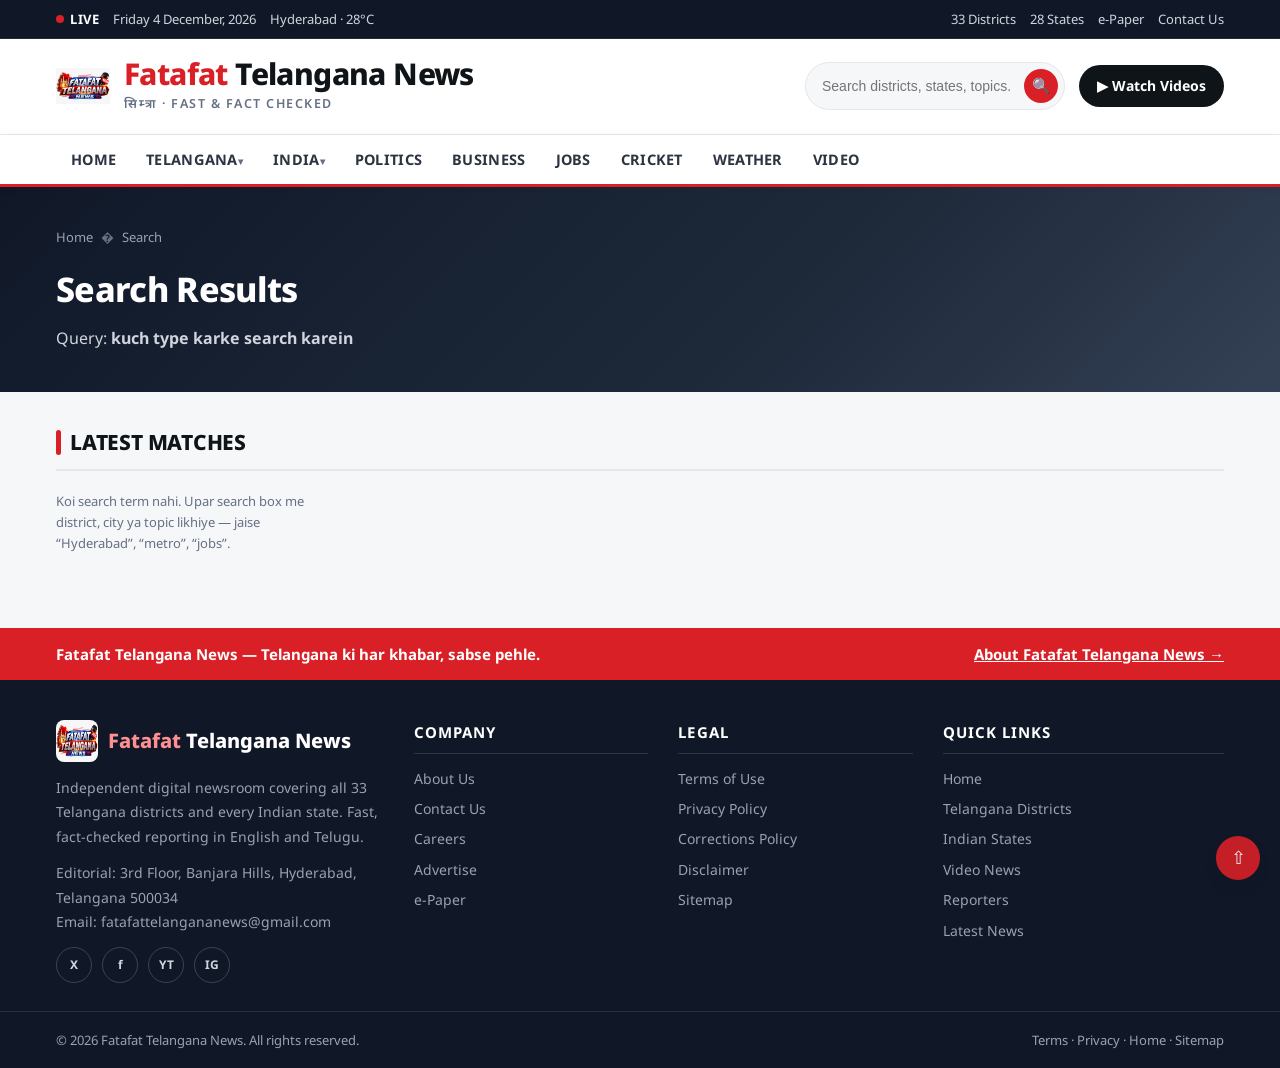
<file: search.html>
﻿<!DOCTYPE html>
<html lang="en">
<head>
<meta charset="UTF-8">
<meta name="viewport" content="width=device-width, initial-scale=1.0">

<title>Search News | Fatafat Telangana News</title>
<meta name="description" content="Search the latest real news across Telangana and India - politics, business, jobs, cricket, weather and sports. Fast and fact checked.">
<meta name="keywords" content="Telangana news search, Hyderabad news search, Telangana news, India news, Fatafat Telangana News">
<meta name="author" content="Fatafat Telangana News">
<meta name="robots" content="index, follow, max-image-preview:large, max-snippet:-1">
<meta name="theme-color" content="#d92027">
<link rel="manifest" href="manifest.webmanifest">
<link rel="canonical" href="https://www.fatafattelangananews.online/search">
<meta name="robots" content="noindex, follow, max-image-preview:large, max-snippet:-1">

<meta property="og:type" content="website">
<meta property="og:site_name" content="Fatafat Telangana News">
<meta property="og:locale" content="en_IN">
<meta property="og:title" content="Search News | Fatafat Telangana News">
<meta property="og:description" content="Search the latest real news across Telangana and India.">
<meta property="og:url" content="https://www.fatafattelangananews.online/search">
<meta property="og:image" content="https://www.fatafattelangananews.online/assets/images/charminar.jpg">

<meta name="twitter:card" content="summary_large_image">
<meta name="twitter:title" content="Search News | Fatafat Telangana News">
<meta name="twitter:description" content="Search the latest real news across Telangana and India.">
<meta name="twitter:image" content="https://www.fatafattelangananews.online/assets/images/charminar.jpg">

<link rel="icon" href="logo.jfif" type="image/jpeg">
<link rel="preconnect" href="https://fonts.googleapis.com">
<link rel="preconnect" href="https://fonts.gstatic.com" crossorigin>
<link href="https://fonts.googleapis.com/css2?family=Noto+Sans:wght@400;500;600;700;800&amp;family=Noto+Sans+Telugu:wght@400;600;700&amp;display=swap" rel="stylesheet">
<link rel="stylesheet" href="assets/css/style.css?v=20261015">

<script type="application/ld+json">
{
  "@context": "https://schema.org",
  "@graph": [
    {
      "@type": "SearchResultsPage",
      "name": "Search News",
      "url": "https://www.fatafattelangananews.online/search",
      "isPartOf": {"@id": "https://www.fatafattelangananews.online/#website"},
      "breadcrumb": {"@id": "https://www.fatafattelangananews.online/search/#breadcrumb"}
    },
    {
      "@type": "BreadcrumbList",
      "@id": "https://www.fatafattelangananews.online/search/#breadcrumb",
      "itemListElement": [
        {"@type": "ListItem", "position": 1, "name": "Home", "item": "https://www.fatafattelangananews.online/"},
        {"@type": "ListItem", "position": 2, "name": "Search News", "item": "https://www.fatafattelangananews.online/search"}
      ]
    }
  ]
}
</script>
<meta name="google-adsense-account" content="ca-pub-1619744726885376">
<script async src="https://pagead2.googlesyndication.com/pagead/js/adsbygoogle.js?client=ca-pub-1619744726885376" crossorigin="anonymous"></script>
</head>

<body>
<a class="skip-link" href="#main">Skip to main content</a>

<div class="topbar">
  <div class="container">
    <div class="topbar-left">
      <span class="live-dot">Live</span>
      <span id="today-date">Tuesday, 6 October 2026</span>
      <span>Hyderabad &middot; 28&deg;C</span>
    </div>
    <div class="topbar-links">
      <a href="telangana-districts.html">33 Districts</a>
      <a href="indian-states.html">28 States</a>
      <a href="info.html#epaper">e-Paper</a>
      <a href="info.html#contact">Contact Us</a>
    </div>
  </div>
</div>

<header class="masthead">
  <div class="container">
    <a class="brand" href="index.html" aria-label="Fatafat Telangana News home">
      <img class="brand-logo" src="logo.jfif" alt="Fatafat Telangana News logo" width="54" height="54">
      <span class="brand-text">
        <h1><span>Fatafat</span> Telangana News</h1>
        <span class="brand-tagline">&#2360;&#2367;&#2350;&#2381;&#2340;&#2381;&#2352;&#2366; &middot; Fast &amp; Fact Checked</span>
      </span>
    </a>
    <div class="masthead-right">
      <form class="search-box" action="search.html" method="get" role="search">
        <label for="q" class="skip-link">Search news</label>
        <input id="q" name="q" type="search" placeholder="Search districts, states, topics..." required>
        <button type="submit" aria-label="Search">&#128269;</button>
      </form>
      <a class="btn-subscribe" href="videos.html">&#9654; Watch Videos</a>
    </div>
  </div>
</header>

<nav class="mainnav" aria-label="Primary">
  <div class="container">
    <button class="nav-toggle" id="navToggle" aria-expanded="false" aria-controls="navList">Menu &#9776;</button>
    <ul class="nav-list" id="navList">
      <li><a href="index.html">Home</a></li>
      <li class="has-drop">
        <a href="telangana-districts.html">Telangana</a>
        <ul class="drop">
          <li><a href="telangana-districts.html">All 33 Districts</a></li>
          <li><a href="telangana-districts.html#hyderabad">Hyderabad</a></li>
          <li><a href="telangana-districts.html#warangal">Warangal</a></li>
          <li><a href="telangana-districts.html#karimnagar">Karimnagar</a></li>
          <li><a href="telangana-districts.html#khammam">Khammam</a></li>
          <li><a href="telangana-districts.html#nizamabad">Nizamabad</a></li>
          <li><a href="telangana-districts.html#rangareddy">Rangareddy</a></li>
        </ul>
      </li>
      <li class="has-drop">
        <a href="indian-states.html">India</a>
        <ul class="drop">
          <li><a href="indian-states.html">All States &amp; UTs</a></li>
          <li><a href="indian-states.html#andhra-pradesh">Andhra Pradesh</a></li>
          <li><a href="indian-states.html#maharashtra">Maharashtra</a></li>
          <li><a href="indian-states.html#karnataka">Karnataka</a></li>
          <li><a href="indian-states.html#delhi">Delhi</a></li>
          <li><a href="indian-states.html#tamil-nadu">Tamil Nadu</a></li>
        </ul>
      </li>
      <li><a href="index.html#politics">Politics</a></li>
      <li><a href="index.html#business">Business</a></li>
      <li><a href="index.html#jobs">Jobs</a></li>
      <li><a href="index.html#cricket">Cricket</a></li>
      <li><a href="index.html#weather">Weather</a></li>
      <li><a href="videos.html">Video</a></li>
    </ul>
  </div>
</nav>

<main id="main">
  <section class="page-hero">
    <div class="container">
      <nav class="breadcrumb" aria-label="Breadcrumb">
        <a href="index.html">Home</a>
        <span>Search</span>
      </nav>
      <h2>Search Results</h2>
      <p>Query: <strong data-search-term>--</strong></p>
    </div>
  </section>

  <section class="section">
    <div class="container">
      <div class="section-head">
        <h2 class="section-title">Latest Matches</h2>
      </div>
      <div class="cards" data-search-results></div>
    </div>
  </section>
</main>

<footer class="footer" id="contact">
  <div class="footer-top">
    <div class="container">
      <span>Fatafat Telangana News &mdash; Telangana ki har khabar, sabse pehle.</span>
      <a href="info.html#about" style="text-decoration:underline;">About Fatafat Telangana News &#8594;</a>
    </div>
  </div>

  <div class="footer-main">
    <div class="container">
      <div class="footer-grid">
        <div>
          <div class="footer-brand">
            <img src="logo.jfif" alt="Fatafat Telangana News logo">
            <strong><span>Fatafat</span> Telangana News</strong>
          </div>
          <p>Independent digital newsroom covering all 33 Telangana districts and every Indian state. Fast, fact-checked reporting in English and Telugu.</p>
          <p>Editorial: 3rd Floor, Banjara Hills, Hyderabad, Telangana 500034<br>Email: fatafattelangananews@gmail.com</p>
          <div class="social">
            <a href="https://x.com/intent/tweet?text=Telangana%20News&url=https%3A%2F%2Fwww.fatafattelangananews.online%2F" aria-label="X / Twitter">X</a>
            <a href="https://www.facebook.com/sharer/sharer.php?u=https%3A%2F%2Fwww.fatafattelangananews.online%2F" aria-label="Facebook">f</a>
            <a href="https://www.youtube.com/@fatafat-x5v" target="_blank" rel="noopener" aria-label="YouTube">YT</a>
            <a href="https://www.instagram.com/fatafattelangananews/" target="_blank" rel="noopener" aria-label="Instagram">IG</a>
          </div>
        </div>
        <div>
          <h4>Company</h4>
          <ul class="footer-links">
            <li><a href="info.html#about">About Us</a></li>
            <li><a href="info.html#contact">Contact Us</a></li>
            <li><a href="info.html#careers">Careers</a></li>
            <li><a href="info.html#advertise">Advertise</a></li>
            <li><a href="info.html#epaper">e-Paper</a></li>
          </ul>
        </div>
        <div>
          <h4>Legal</h4>
          <ul class="footer-links">
            <li><a href="info.html#terms">Terms of Use</a></li>
            <li><a href="info.html#privacy">Privacy Policy</a></li>
            <li><a href="info.html#corrections">Corrections Policy</a></li>
            <li><a href="info.html#disclaimer">Disclaimer</a></li>
            <li><a href="sitemap.xml">Sitemap</a></li>
          </ul>
        </div>
        <div>
          <h4>Quick Links</h4>
          <ul class="footer-links">
            <li><a href="index.html">Home</a></li>
            <li><a href="telangana-districts.html">Telangana Districts</a></li>
            <li><a href="indian-states.html">Indian States</a></li>
            <li><a href="videos.html">Video News</a></li>
            <li><a href="reporters.html">Reporters</a></li><li><a href="index.html#latest">Latest News</a></li>
          </ul>
        </div>
      </div>
    </div>
  </div>

  <div class="footer-bottom">
    <div class="container">
      <span>&copy; 2026 Fatafat Telangana News. All rights reserved.</span>
      <span><a href="info.html#terms">Terms</a> &middot; <a href="info.html#privacy">Privacy</a> &middot; <a href="index.html">Home</a> &middot; <a href="sitemap.xml">Sitemap</a></span>
    </div>
  </div>
</footer>

<button class="back-top" id="backTop" aria-label="Back to top">&#8679;</button>

<script>
(function () {
  var t = document.getElementById('navToggle'), n = document.getElementById('navList');
  if (t && n) {
    t.addEventListener('click', function () {
      var open = n.classList.toggle('open');
      t.setAttribute('aria-expanded', open ? 'true' : 'false');
    });
  }
  var b = document.getElementById('backTop');
  if (b) b.addEventListener('click', function () { window.scrollTo({ top: 0, behavior: 'smooth' }); });
  var d = document.getElementById('today-date');
  if (d) d.textContent = new Date().toLocaleDateString('en-IN', { weekday: 'long', day: 'numeric', month: 'long', year: 'numeric' });
})();
</script>
<script src="assets/js/news.js?v=20261013" defer></script>
<script src="assets/js/search.js" defer></script>
</body>
</html>
</file>
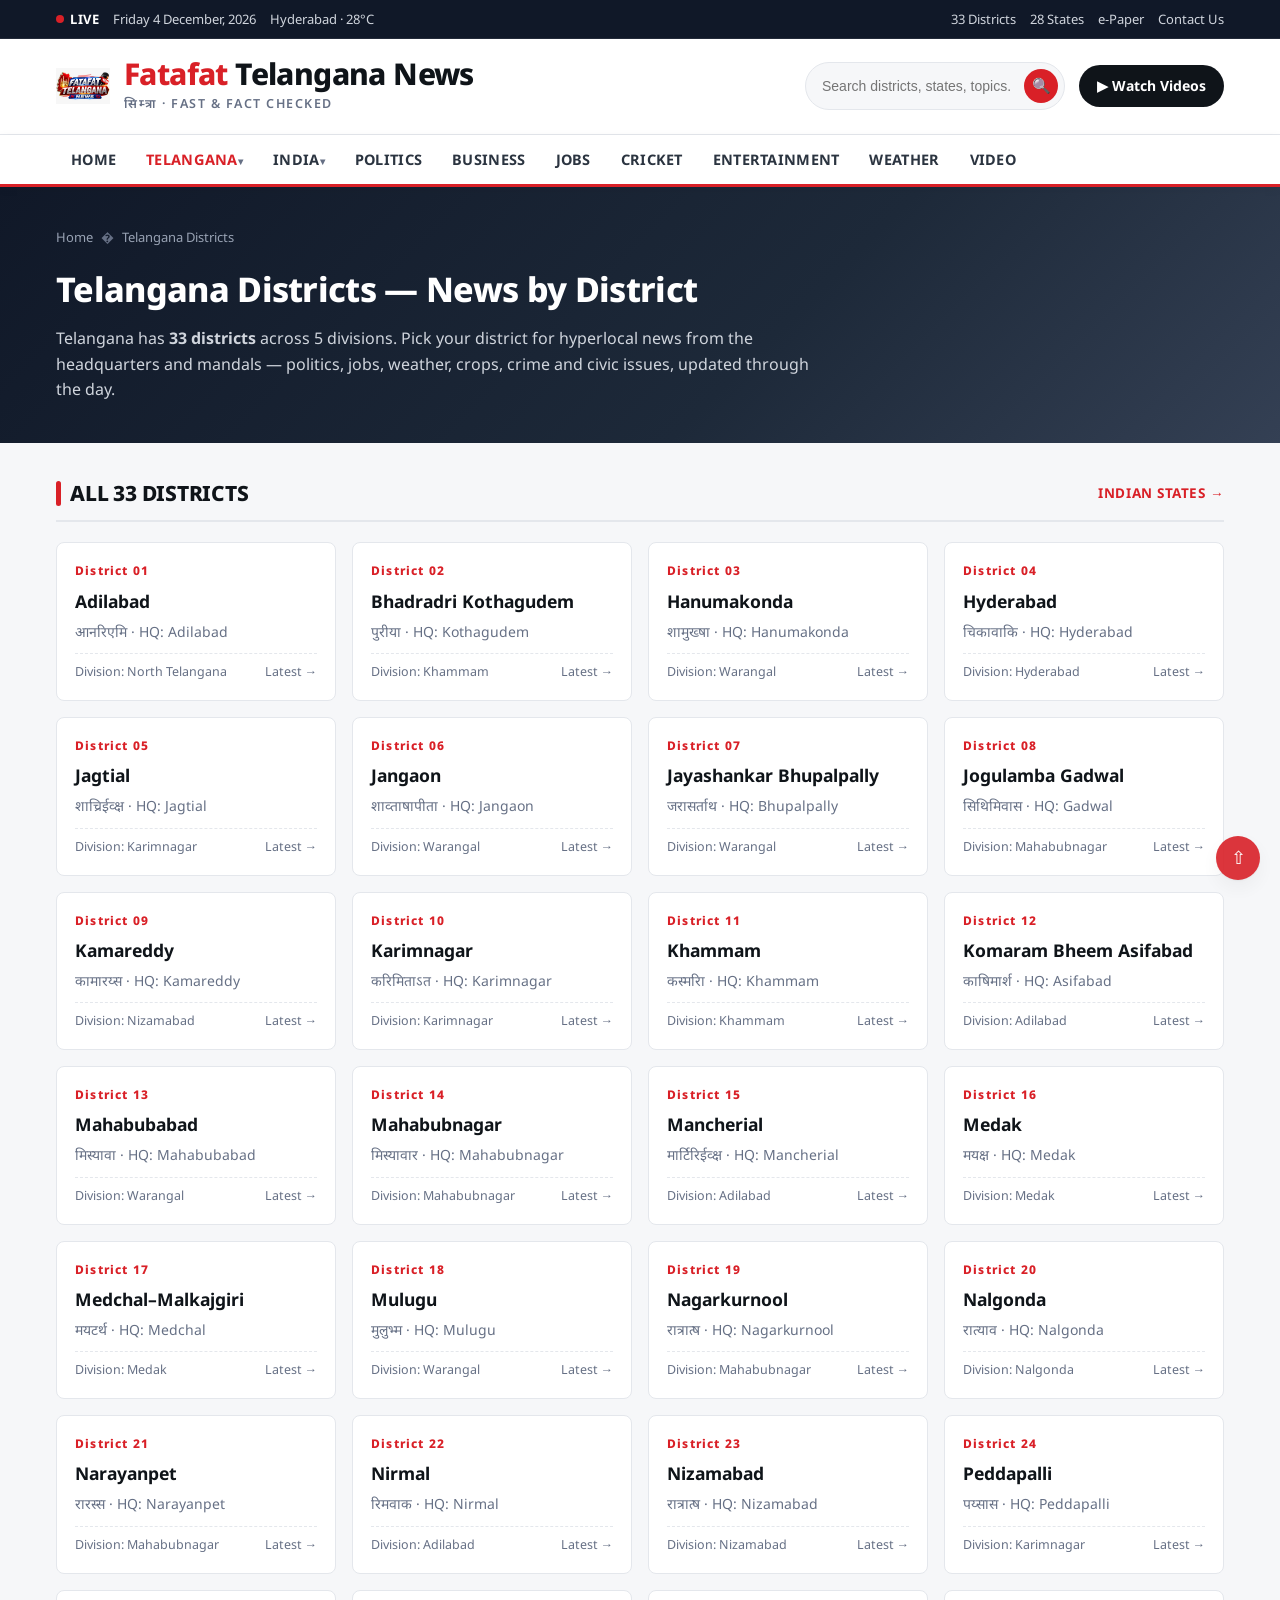
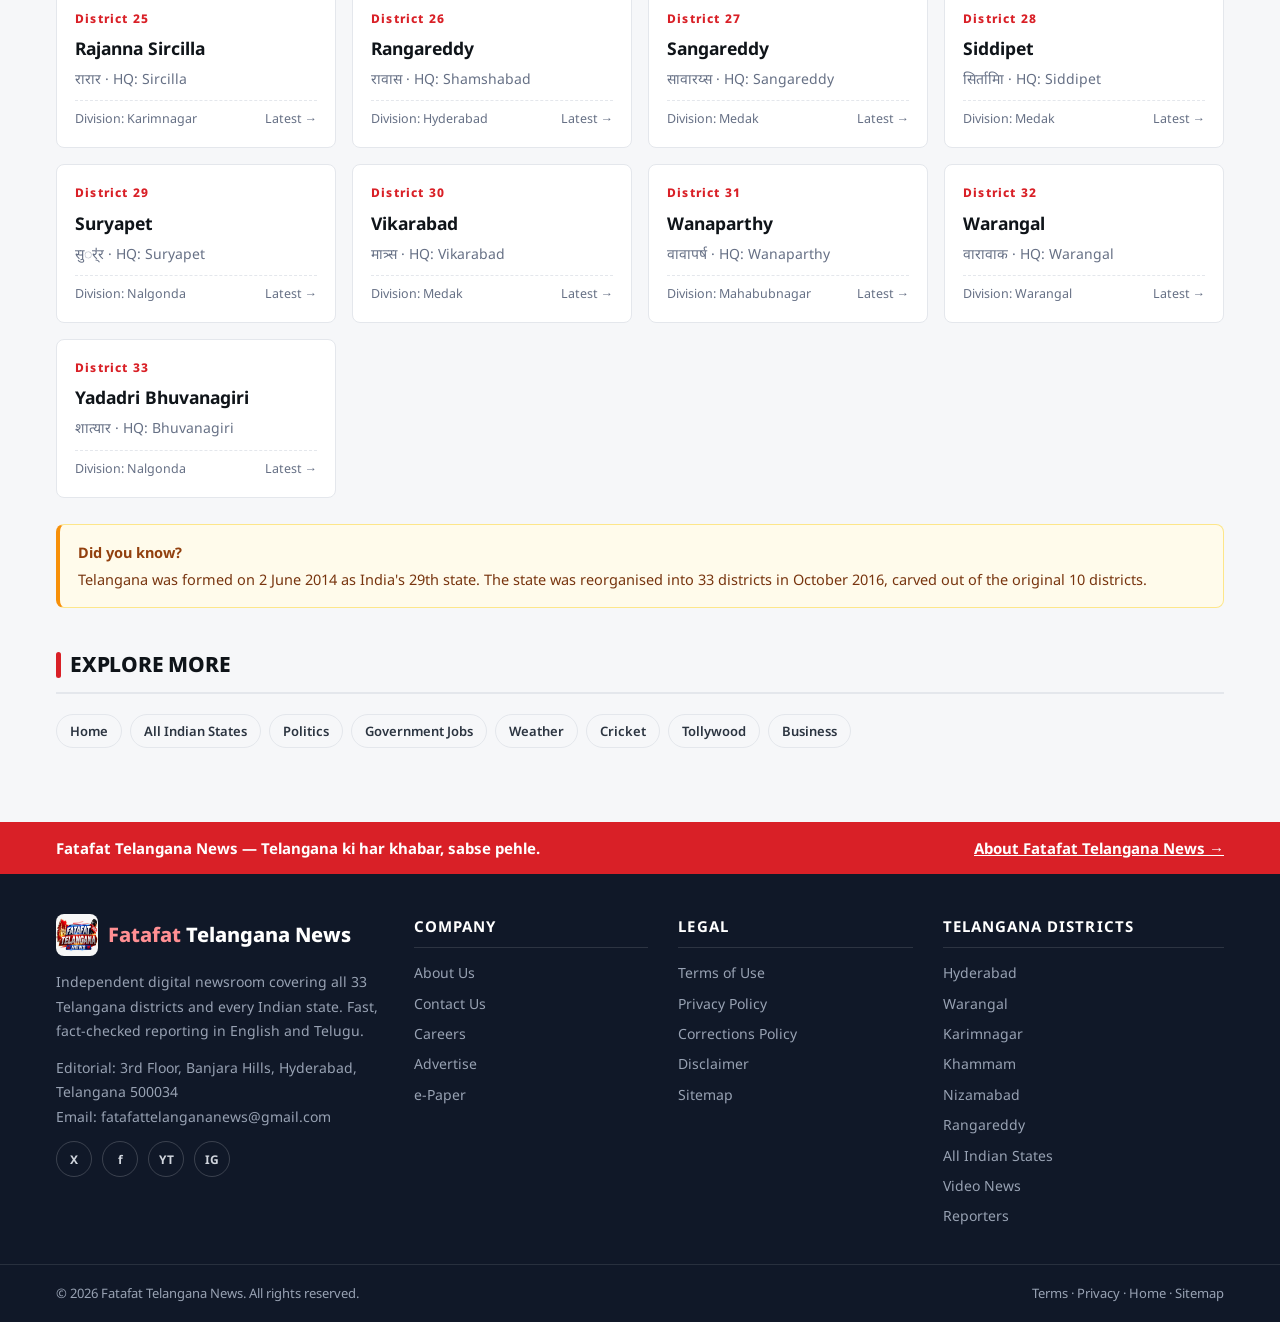
<file: telangana-districts.html>
﻿<!DOCTYPE html>
<html lang="en">
<head>
<meta charset="UTF-8">
<meta name="viewport" content="width=device-width, initial-scale=1.0">

<title>Telangana Districts - All 33 Districts News | Fatafat Telangana News</title>
<meta name="description" content="Latest news from all 33 Telangana districts - Hyderabad, Warangal, Karimnagar, Khammam, Nizamabad, Rangareddy, Sangareddy, Medchal, Mahabubnagar, Nalgonda and every district headquarters.">
<meta name="keywords" content="Telangana districts, 33 districts of Telangana, Hyderabad district news, Warangal district news, Karimnagar news, Khammam news, Telangana district list, Telangana news by district">
<meta name="author" content="Fatafat Telangana News">
<meta name="robots" content="index, follow, max-image-preview:large, max-snippet:-1">
<meta name="theme-color" content="#d92027">
<link rel="manifest" href="manifest.webmanifest">
<link rel="canonical" href="https://www.fatafattelangananews.online/telangana-districts">

<meta property="og:type" content="website">
<meta property="og:site_name" content="Fatafat Telangana News">
<meta property="og:locale" content="en_IN">
<meta property="og:title" content="Telangana Districts - All 33 Districts News">
<meta property="og:description" content="Latest news from all 33 Telangana districts with district headquarters and live updates.">
<meta property="og:url" content="https://www.fatafattelangananews.online/telangana-districts">
<meta property="og:image" content="https://www.fatafattelangananews.online/logo.jfif">

<meta name="twitter:card" content="summary_large_image">
<meta name="twitter:title" content="Telangana Districts - All 33 Districts News">
<meta name="twitter:description" content="Latest news from all 33 Telangana districts with district headquarters and live updates.">
<meta name="twitter:image" content="https://www.fatafattelangananews.online/logo.jfif">

<link rel="icon" href="logo.jfif" type="image/jpeg">
<link rel="preconnect" href="https://fonts.googleapis.com">
<link rel="preconnect" href="https://fonts.gstatic.com" crossorigin>
<link href="https://fonts.googleapis.com/css2?family=Noto+Sans:wght@400;500;600;700;800&amp;family=Noto+Sans+Telugu:wght@400;600;700&amp;display=swap" rel="stylesheet">
<link rel="stylesheet" href="assets/css/style.css?v=20261015">

<script type="application/ld+json">
{
  "@context": "https://schema.org",
  "@graph": [
    {
      "@type": "CollectionPage",
      "name": "Telangana Districts News",
      "url": "https://www.fatafattelangananews.online/telangana-districts",
      "isPartOf": {"@id": "https://www.fatafattelangananews.online/#website"},
      "about": {"@type": "AdministrativeArea", "name": "Telangana", "country": "IN"},
      "breadcrumb": {"@id": "https://www.fatafattelangananews.online/telangana-districts/#breadcrumb"}
    },
    {
      "@type": "BreadcrumbList",
      "@id": "https://www.fatafattelangananews.online/telangana-districts/#breadcrumb",
      "itemListElement": [
        {"@type": "ListItem", "position": 1, "name": "Home", "item": "https://www.fatafattelangananews.online/"},
        {"@type": "ListItem", "position": 2, "name": "Telangana Districts", "item": "https://www.fatafattelangananews.online/telangana-districts"}
      ]
    },
    {
      "@type": "ItemList",
      "name": "All 33 Telangana Districts",
      "numberOfItems": 33,
      "itemListElement": [
        {"@type": "ListItem", "position": 1, "name": "Adilabad"},
        {"@type": "ListItem", "position": 2, "name": "Bhadradri Kothagudem"},
        {"@type": "ListItem", "position": 3, "name": "Hanumakonda"},
        {"@type": "ListItem", "position": 4, "name": "Hyderabad"},
        {"@type": "ListItem", "position": 5, "name": "Jagtial"},
        {"@type": "ListItem", "position": 6, "name": "Jangaon"},
        {"@type": "ListItem", "position": 7, "name": "Jayashankar Bhupalpally"},
        {"@type": "ListItem", "position": 8, "name": "Jogulamba Gadwal"},
        {"@type": "ListItem", "position": 9, "name": "Kamareddy"},
        {"@type": "ListItem", "position": 10, "name": "Karimnagar"},
        {"@type": "ListItem", "position": 11, "name": "Khammam"},
        {"@type": "ListItem", "position": 12, "name": "Komaram Bheem Asifabad"},
        {"@type": "ListItem", "position": 13, "name": "Mahabubabad"},
        {"@type": "ListItem", "position": 14, "name": "Mahabubnagar"},
        {"@type": "ListItem", "position": 15, "name": "Mancherial"},
        {"@type": "ListItem", "position": 16, "name": "Medak"},
        {"@type": "ListItem", "position": 17, "name": "Medchal-Malkajgiri"},
        {"@type": "ListItem", "position": 18, "name": "Mulugu"},
        {"@type": "ListItem", "position": 19, "name": "Nagarkurnool"},
        {"@type": "ListItem", "position": 20, "name": "Nalgonda"},
        {"@type": "ListItem", "position": 21, "name": "Narayanpet"},
        {"@type": "ListItem", "position": 22, "name": "Nirmal"},
        {"@type": "ListItem", "position": 23, "name": "Nizamabad"},
        {"@type": "ListItem", "position": 24, "name": "Peddapalli"},
        {"@type": "ListItem", "position": 25, "name": "Rajanna Sircilla"},
        {"@type": "ListItem", "position": 26, "name": "Rangareddy"},
        {"@type": "ListItem", "position": 27, "name": "Sangareddy"},
        {"@type": "ListItem", "position": 28, "name": "Siddipet"},
        {"@type": "ListItem", "position": 29, "name": "Suryapet"},
        {"@type": "ListItem", "position": 30, "name": "Vikarabad"},
        {"@type": "ListItem", "position": 31, "name": "Wanaparthy"},
        {"@type": "ListItem", "position": 32, "name": "Warangal"},
        {"@type": "ListItem", "position": 33, "name": "Yadadri Bhuvanagiri"}
      ]
    }
  ]
}
</script>
<meta name="google-adsense-account" content="ca-pub-1619744726885376">
<script async src="https://pagead2.googlesyndication.com/pagead/js/adsbygoogle.js?client=ca-pub-1619744726885376" crossorigin="anonymous"></script>
</head>

<body>
<a class="skip-link" href="#main">Skip to main content</a>

<div class="topbar">
  <div class="container">
    <div class="topbar-left">
      <span class="live-dot">Live</span>
      <span id="today-date">Tuesday, 6 October 2026</span>
      <span>Hyderabad &middot; 28&deg;C</span>
    </div>
    <div class="topbar-links">
      <a href="telangana-districts.html">33 Districts</a>
      <a href="indian-states.html">28 States</a>
      <a href="info.html#epaper">e-Paper</a>
      <a href="info.html#contact">Contact Us</a>
    </div>
  </div>
</div>

<header class="masthead">
  <div class="container">
    <a class="brand" href="index.html" aria-label="Fatafat Telangana News home">
      <img class="brand-logo" src="logo.jfif" alt="Fatafat Telangana News logo" width="54" height="54">
      <span class="brand-text">
        <h1><span>Fatafat</span> Telangana News</h1>
        <span class="brand-tagline">&#2360;&#2367;&#2350;&#2381;&#2340;&#2381;&#2352;&#2366; &middot; Fast &amp; Fact Checked</span>
      </span>
    </a>
    <div class="masthead-right">
      <form class="search-box" action="search.html" method="get" role="search">
        <label for="q" class="skip-link">Search news</label>
        <input id="q" name="q" type="search" placeholder="Search districts, states, topics..." required>
        <button type="submit" aria-label="Search">&#128269;</button>
      </form>
      <a class="btn-subscribe" href="videos.html">&#9654; Watch Videos</a>
    </div>
  </div>
</header>

<nav class="mainnav" aria-label="Primary">
  <div class="container">
    <button class="nav-toggle" id="navToggle" aria-expanded="false" aria-controls="navList">Menu &#9776;</button>
    <ul class="nav-list" id="navList">
      <li><a href="index.html">Home</a></li>
      <li class="has-drop">
        <a href="telangana-districts.html" aria-current="page">Telangana</a>
        <ul class="drop">
          <li><a href="telangana-districts.html">All 33 Districts</a></li>
          <li><a href="telangana-districts.html#hyderabad">Hyderabad</a></li>
          <li><a href="telangana-districts.html#warangal">Warangal</a></li>
          <li><a href="telangana-districts.html#karimnagar">Karimnagar</a></li>
          <li><a href="telangana-districts.html#khammam">Khammam</a></li>
          <li><a href="telangana-districts.html#nizamabad">Nizamabad</a></li>
          <li><a href="telangana-districts.html#rangareddy">Rangareddy</a></li>
        </ul>
      </li>
      <li class="has-drop">
        <a href="indian-states.html">India</a>
        <ul class="drop">
          <li><a href="indian-states.html">All States &amp; UTs</a></li>
          <li><a href="indian-states.html#andhra-pradesh">Andhra Pradesh</a></li>
          <li><a href="indian-states.html#maharashtra">Maharashtra</a></li>
          <li><a href="indian-states.html#karnataka">Karnataka</a></li>
          <li><a href="indian-states.html#delhi">Delhi</a></li>
          <li><a href="indian-states.html#tamil-nadu">Tamil Nadu</a></li>
        </ul>
      </li>
      <li><a href="index.html#politics">Politics</a></li>
      <li><a href="index.html#business">Business</a></li>
      <li><a href="index.html#jobs">Jobs</a></li>
      <li><a href="index.html#cricket">Cricket</a></li>
      <li><a href="search.html?q=Telangana%20entertainment">Entertainment</a></li>
      <li><a href="index.html#weather">Weather</a></li>
      <li><a href="videos.html">Video</a></li>
    </ul>
  </div>
</nav>

<section class="page-hero">
  <div class="container">
    <nav class="breadcrumb" aria-label="Breadcrumb">
      <a href="index.html">Home</a>
      <span>Telangana Districts</span>
    </nav>
    <h2>Telangana Districts &mdash; News by District</h2>
    <p>Telangana has <strong>33 districts</strong> across 5 divisions. Pick your district for hyperlocal news from the headquarters and mandals &mdash; politics, jobs, weather, crops, crime and civic issues, updated through the day.</p>
  </div>
</section>

<main id="main">
  <section class="section">
    <div class="container">

      <div class="section-head">
        <h2 class="section-title">All 33 Districts</h2>
        <a class="section-link" href="indian-states.html">Indian States &#8594;</a>
      </div>

      <div class="dir-grid">
        <article class="dir-card" id="adilabad">
          <span class="dir-index">District 01</span>
          <h3><a href="#adilabad">Adilabad</a></h3>
          <span class="tel">&#2310;&#2344;&#2352;&#2367;&#2319;&#2350;&#2367; &middot; HQ: Adilabad</span>
          <div class="dir-meta"><span>Division: North Telangana</span><a href="search.html?q=adilabad">Latest &#8594;</a></div>
        </article>

        <article class="dir-card" id="bhadradri">
          <span class="dir-index">District 02</span>
          <h3><a href="#bhadradri">Bhadradri Kothagudem</a></h3>
          <span class="tel">&#2346;&#2369;&#2352;&#2368;&#2351;&#2366; &middot; HQ: Kothagudem</span>
          <div class="dir-meta"><span>Division: Khammam</span><a href="search.html?q=bhadradri">Latest &#8594;</a></div>
        </article>

        <article class="dir-card" id="hanumakonda">
          <span class="dir-index">District 03</span>
          <h3><a href="#hanumakonda">Hanumakonda</a></h3>
          <span class="tel">&#2358;&#2366;&#2350;&#2369;&#2326;&#2381;&#2359;&#2366; &middot; HQ: Hanumakonda</span>
          <div class="dir-meta"><span>Division: Warangal</span><a href="search.html?q=hanumakonda">Latest &#8594;</a></div>
        </article>

        <article class="dir-card" id="hyderabad">
          <span class="dir-index">District 04</span>
          <h3><a href="telangana-districts.html#hyderabad">Hyderabad</a></h3>
          <span class="tel">&#2330;&#2367;&#2325;&#2366;&#2357;&#2366;&#2325;&#2367; &middot; HQ: Hyderabad</span>
          <div class="dir-meta"><span>Division: Hyderabad</span><a href="search.html?q=hyderabad">Latest &#8594;</a></div>
        </article>

        <article class="dir-card" id="jagtial">
          <span class="dir-index">District 05</span>
          <h3><a href="#jagtial">Jagtial</a></h3>
          <span class="tel">&#2358;&#2366;&#2330;&#2381;&#2352;&#2367;&#2312;&#2357;&#2381;&#2325;&#2381;&#2359; &middot; HQ: Jagtial</span>
          <div class="dir-meta"><span>Division: Karimnagar</span><a href="search.html?q=jagtial">Latest &#8594;</a></div>
        </article>

        <article class="dir-card" id="jangaon">
          <span class="dir-index">District 06</span>
          <h3><a href="#jangaon">Jangaon</a></h3>
          <span class="tel">&#2358;&#2366;&#2357;&#2381;&#2340;&#2366;&#2359;&#2366;&#2346;&#2368;&#2340;&#2366; &middot; HQ: Jangaon</span>
          <div class="dir-meta"><span>Division: Warangal</span><a href="search.html?q=jangaon">Latest &#8594;</a></div>
        </article>

        <article class="dir-card" id="jayashankar">
          <span class="dir-index">District 07</span>
          <h3><a href="#jayashankar">Jayashankar Bhupalpally</a></h3>
          <span class="tel">&#2332;&#2352;&#2366;&#2360;&#2352;&#2381;&#2340;&#2366;&#2341; &middot; HQ: Bhupalpally</span>
          <div class="dir-meta"><span>Division: Warangal</span><a href="search.html?q=jayashankar">Latest &#8594;</a></div>
        </article>

        <article class="dir-card" id="gadwal">
          <span class="dir-index">District 08</span>
          <h3><a href="#gadwal">Jogulamba Gadwal</a></h3>
          <span class="tel">&#2360;&#2367;&#2341;&#2367;&#2350;&#2367;&#2357;&#2366;&#2360; &middot; HQ: Gadwal</span>
          <div class="dir-meta"><span>Division: Mahabubnagar</span><a href="search.html?q=gadwal">Latest &#8594;</a></div>
        </article>

        <article class="dir-card" id="kamareddy">
          <span class="dir-index">District 09</span>
          <h3><a href="#kamareddy">Kamareddy</a></h3>
          <span class="tel">&#2325;&#2366;&#2350;&#2366;&#2352;&#2351;&#2381;&#2360; &middot; HQ: Kamareddy</span>
          <div class="dir-meta"><span>Division: Nizamabad</span><a href="search.html?q=kamareddy">Latest &#8594;</a></div>
        </article>

        <article class="dir-card" id="karimnagar">
          <span class="dir-index">District 10</span>
          <h3><a href="telangana-districts.html#karimnagar">Karimnagar</a></h3>
          <span class="tel">&#2325;&#2352;&#2367;&#2350;&#2367;&#2340;&#2366;&#2365;&#2340; &middot; HQ: Karimnagar</span>
          <div class="dir-meta"><span>Division: Karimnagar</span><a href="search.html?q=karimnagar">Latest &#8594;</a></div>
        </article>

        <article class="dir-card" id="khammam">
          <span class="dir-index">District 11</span>
          <h3><a href="telangana-districts.html#khammam">Khammam</a></h3>
          <span class="tel">&#2325;&#2360;&#2381;&#2350;&#2352;&#2366;&#2367; &middot; HQ: Khammam</span>
          <div class="dir-meta"><span>Division: Khammam</span><a href="search.html?q=khammam">Latest &#8594;</a></div>
        </article>

        <article class="dir-card" id="asifabad">
          <span class="dir-index">District 12</span>
          <h3><a href="#asifabad">Komaram Bheem Asifabad</a></h3>
          <span class="tel">&#2325;&#2366;&#2359;&#2367;&#2350;&#2366;&#2352;&#2381;&#2358; &middot; HQ: Asifabad</span>
          <div class="dir-meta"><span>Division: Adilabad</span><a href="search.html?q=asifabad">Latest &#8594;</a></div>
        </article>

        <article class="dir-card" id="mahabubabad">
          <span class="dir-index">District 13</span>
          <h3><a href="#mahabubabad">Mahabubabad</a></h3>
          <span class="tel">&#2350;&#2367;&#2360;&#2381;&#2351;&#2366;&#2357;&#2366; &middot; HQ: Mahabubabad</span>
          <div class="dir-meta"><span>Division: Warangal</span><a href="search.html?q=mahabubabad">Latest &#8594;</a></div>
        </article>

        <article class="dir-card" id="mahabubnagar">
          <span class="dir-index">District 14</span>
          <h3><a href="#mahabubnagar">Mahabubnagar</a></h3>
          <span class="tel">&#2350;&#2367;&#2360;&#2381;&#2351;&#2366;&#2357;&#2366;&#2352; &middot; HQ: Mahabubnagar</span>
          <div class="dir-meta"><span>Division: Mahabubnagar</span><a href="search.html?q=mahabubnagar">Latest &#8594;</a></div>
        </article>

        <article class="dir-card" id="mancherial">
          <span class="dir-index">District 15</span>
          <h3><a href="#mancherial">Mancherial</a></h3>
          <span class="tel">&#2350;&#2366;&#2352;&#2381;&#2335;&#2367;&#2352;&#2367;&#2312;&#2357;&#2381;&#2325;&#2381;&#2359; &middot; HQ: Mancherial</span>
          <div class="dir-meta"><span>Division: Adilabad</span><a href="search.html?q=mancherial">Latest &#8594;</a></div>
        </article>

        <article class="dir-card" id="medak">
          <span class="dir-index">District 16</span>
          <h3><a href="#medak">Medak</a></h3>
          <span class="tel">&#2350;&#2351;&#2325;&#2381;&#2359; &middot; HQ: Medak</span>
          <div class="dir-meta"><span>Division: Medak</span><a href="search.html?q=medak">Latest &#8594;</a></div>
        </article>

        <article class="dir-card" id="medchal">
          <span class="dir-index">District 17</span>
          <h3><a href="telangana-districts.html#medchal">Medchal&ndash;Malkajgiri</a></h3>
          <span class="tel">&#2350;&#2351;&#2335;&#2352;&#2381;&#2341; &middot; HQ: Medchal</span>
          <div class="dir-meta"><span>Division: Medak</span><a href="search.html?q=medchal">Latest &#8594;</a></div>
        </article>

        <article class="dir-card" id="mulugu">
          <span class="dir-index">District 18</span>
          <h3><a href="#mulugu">Mulugu</a></h3>
          <span class="tel">&#2350;&#2369;&#2354;&#2369;&#2349;&#2381;&#2350; &middot; HQ: Mulugu</span>
          <div class="dir-meta"><span>Division: Warangal</span><a href="search.html?q=mulugu">Latest &#8594;</a></div>
        </article>

        <article class="dir-card" id="nagarkurnool">
          <span class="dir-index">District 19</span>
          <h3><a href="#nagarkurnool">Nagarkurnool</a></h3>
          <span class="tel">&#2352;&#2366;&#2340;&#2381;&#2352;&#2366;&#2340;&#2381;&#2359; &middot; HQ: Nagarkurnool</span>
          <div class="dir-meta"><span>Division: Mahabubnagar</span><a href="search.html?q=nagarkurnool">Latest &#8594;</a></div>
        </article>

        <article class="dir-card" id="nalgonda">
          <span class="dir-index">District 20</span>
          <h3><a href="telangana-districts.html#nalgonda">Nalgonda</a></h3>
          <span class="tel">&#2352;&#2366;&#2340;&#2381;&#2351;&#2366;&#2357; &middot; HQ: Nalgonda</span>
          <div class="dir-meta"><span>Division: Nalgonda</span><a href="search.html?q=nalgonda">Latest &#8594;</a></div>
        </article>

        <article class="dir-card" id="narayanpet">
          <span class="dir-index">District 21</span>
          <h3><a href="#narayanpet">Narayanpet</a></h3>
          <span class="tel">&#2352;&#2366;&#2352;&#2360;&#2381;&#2360; &middot; HQ: Narayanpet</span>
          <div class="dir-meta"><span>Division: Mahabubnagar</span><a href="search.html?q=narayanpet">Latest &#8594;</a></div>
        </article>

        <article class="dir-card" id="nirmal">
          <span class="dir-index">District 22</span>
          <h3><a href="#nirmal">Nirmal</a></h3>
          <span class="tel">&#2352;&#2367;&#2350;&#2357;&#2366;&#2325; &middot; HQ: Nirmal</span>
          <div class="dir-meta"><span>Division: Adilabad</span><a href="search.html?q=nirmal">Latest &#8594;</a></div>
        </article>

        <article class="dir-card" id="nizamabad">
          <span class="dir-index">District 23</span>
          <h3><a href="telangana-districts.html#nizamabad">Nizamabad</a></h3>
          <span class="tel">&#2352;&#2366;&#2340;&#2381;&#2352;&#2366;&#2340;&#2381;&#2359; &middot; HQ: Nizamabad</span>
          <div class="dir-meta"><span>Division: Nizamabad</span><a href="search.html?q=nizamabad">Latest &#8594;</a></div>
        </article>

        <article class="dir-card" id="peddapalli">
          <span class="dir-index">District 24</span>
          <h3><a href="#peddapalli">Peddapalli</a></h3>
          <span class="tel">&#2346;&#2351;&#2381;&#2360;&#2366;&#2360; &middot; HQ: Peddapalli</span>
          <div class="dir-meta"><span>Division: Karimnagar</span><a href="search.html?q=peddapalli">Latest &#8594;</a></div>
        </article>

        <article class="dir-card" id="sircilla">
          <span class="dir-index">District 25</span>
          <h3><a href="#sircilla">Rajanna Sircilla</a></h3>
          <span class="tel">&#2352;&#2366;&#2352;&#2366;&#2352; &middot; HQ: Sircilla</span>
          <div class="dir-meta"><span>Division: Karimnagar</span><a href="search.html?q=sircilla">Latest &#8594;</a></div>
        </article>

        <article class="dir-card" id="rangareddy">
          <span class="dir-index">District 26</span>
          <h3><a href="telangana-districts.html#rangareddy">Rangareddy</a></h3>
          <span class="tel">&#2352;&#2366;&#2357;&#2366;&#2360; &middot; HQ: Shamshabad</span>
          <div class="dir-meta"><span>Division: Hyderabad</span><a href="search.html?q=rangareddy">Latest &#8594;</a></div>
        </article>

        <article class="dir-card" id="sangareddy">
          <span class="dir-index">District 27</span>
          <h3><a href="telangana-districts.html#sangareddy">Sangareddy</a></h3>
          <span class="tel">&#2360;&#2366;&#2357;&#2366;&#2352;&#2351;&#2381;&#2360; &middot; HQ: Sangareddy</span>
          <div class="dir-meta"><span>Division: Medak</span><a href="search.html?q=sangareddy">Latest &#8594;</a></div>
        </article>

        <article class="dir-card" id="siddipet">
          <span class="dir-index">District 28</span>
          <h3><a href="#siddipet">Siddipet</a></h3>
          <span class="tel">&#2360;&#2367;&#2352;&#2381;&#2340;&#2366;&#2350;&#2366;&#2367; &middot; HQ: Siddipet</span>
          <div class="dir-meta"><span>Division: Medak</span><a href="search.html?q=siddipet">Latest &#8594;</a></div>
        </article>

        <article class="dir-card" id="suryapet">
          <span class="dir-index">District 29</span>
          <h3><a href="#suryapet">Suryapet</a></h3>
          <span class="tel">&#2360;&#2369;&#2352;&#2381;&#2362;&#2352; &middot; HQ: Suryapet</span>
          <div class="dir-meta"><span>Division: Nalgonda</span><a href="search.html?q=suryapet">Latest &#8594;</a></div>
        </article>

        <article class="dir-card" id="vikarabad">
          <span class="dir-index">District 30</span>
          <h3><a href="#vikarabad">Vikarabad</a></h3>
          <span class="tel">&#2350;&#2366;&#2340;&#2381;&#2352;&#2381;&#2360; &middot; HQ: Vikarabad</span>
          <div class="dir-meta"><span>Division: Medak</span><a href="search.html?q=vikarabad">Latest &#8594;</a></div>
        </article>

        <article class="dir-card" id="wanaparthy">
          <span class="dir-index">District 31</span>
          <h3><a href="#wanaparthy">Wanaparthy</a></h3>
          <span class="tel">&#2357;&#2366;&#2357;&#2366;&#2346;&#2352;&#2381;&#2359; &middot; HQ: Wanaparthy</span>
          <div class="dir-meta"><span>Division: Mahabubnagar</span><a href="search.html?q=wanaparthy">Latest &#8594;</a></div>
        </article>

        <article class="dir-card" id="warangal">
          <span class="dir-index">District 32</span>
          <h3><a href="telangana-districts.html#warangal">Warangal</a></h3>
          <span class="tel">&#2357;&#2366;&#2352;&#2366;&#2357;&#2366;&#2325; &middot; HQ: Warangal</span>
          <div class="dir-meta"><span>Division: Warangal</span><a href="search.html?q=warangal">Latest &#8594;</a></div>
        </article>

        <article class="dir-card" id="yadadri">
          <span class="dir-index">District 33</span>
          <h3><a href="#yadadri">Yadadri Bhuvanagiri</a></h3>
          <span class="tel">&#2358;&#2366;&#2340;&#2381;&#2351;&#2366;&#2352; &middot; HQ: Bhuvanagiri</span>
          <div class="dir-meta"><span>Division: Nalgonda</span><a href="search.html?q=yadadri">Latest &#8594;</a></div>
        </article>
      </div>

      <div class="info-box">
        <strong>Did you know?</strong>
        Telangana was formed on 2 June 2014 as India's 29th state. The state was reorganised into 33 districts in October 2016, carved out of the original 10 districts.
      </div>

      <div class="section-head" style="margin-top:40px;">
        <h2 class="section-title">Explore More</h2>
      </div>
      <div class="quick-links" style="padding:0;">
        <a class="chip" href="index.html">Home</a>
        <a class="chip" href="indian-states.html">All Indian States</a>
        <a class="chip" href="index.html#politics">Politics</a>
        <a class="chip" href="index.html#jobs">Government Jobs</a>
        <a class="chip" href="index.html#weather">Weather</a>
        <a class="chip" href="index.html#cricket">Cricket</a>
        <a class="chip" href="index.html#entertainment">Tollywood</a>
        <a class="chip" href="index.html#business">Business</a>
      </div>

    </div>
  </section>
</main>

<footer class="footer" id="contact">
  <div class="footer-top">
    <div class="container">
      <span>Fatafat Telangana News &mdash; Telangana ki har khabar, sabse pehle.</span>
      <a href="info.html#about" style="text-decoration:underline;">About Fatafat Telangana News &#8594;</a>
    </div>
  </div>

  <div class="footer-main">
    <div class="container">
      <div class="footer-grid">
        <div>
          <div class="footer-brand">
            <img src="logo.jfif" alt="Fatafat Telangana News logo">
            <strong><span>Fatafat</span> Telangana News</strong>
          </div>
          <p>Independent digital newsroom covering all 33 Telangana districts and every Indian state. Fast, fact-checked reporting in English and Telugu.</p>
          <p>Editorial: 3rd Floor, Banjara Hills, Hyderabad, Telangana 500034<br>Email: fatafattelangananews@gmail.com</p>
          <div class="social">
            <a href="https://x.com/intent/tweet?text=Telangana%20News&url=https%3A%2F%2Fwww.fatafattelangananews.online%2F" aria-label="X / Twitter">X</a>
            <a href="https://www.facebook.com/sharer/sharer.php?u=https%3A%2F%2Fwww.fatafattelangananews.online%2F" aria-label="Facebook">f</a>
            <a href="https://www.youtube.com/@fatafat-x5v" target="_blank" rel="noopener" aria-label="YouTube">YT</a>
            <a href="https://www.instagram.com/fatafattelangananews/" target="_blank" rel="noopener" aria-label="Instagram">IG</a>
          </div>
        </div>
        <div>
          <h4>Company</h4>
          <ul class="footer-links">
            <li><a href="info.html#about">About Us</a></li>
            <li><a href="info.html#contact">Contact Us</a></li>
            <li><a href="info.html#careers">Careers</a></li>
            <li><a href="info.html#advertise">Advertise</a></li>
            <li><a href="info.html#epaper">e-Paper</a></li>
          </ul>
        </div>
        <div>
          <h4>Legal</h4>
          <ul class="footer-links">
            <li><a href="info.html#terms">Terms of Use</a></li>
            <li><a href="info.html#privacy">Privacy Policy</a></li>
            <li><a href="info.html#corrections">Corrections Policy</a></li>
            <li><a href="info.html#disclaimer">Disclaimer</a></li>
            <li><a href="sitemap.xml">Sitemap</a></li>
          </ul>
        </div>
        <div>
          <h4>Telangana Districts</h4>
          <ul class="footer-links">
            <li><a href="telangana-districts.html#hyderabad">Hyderabad</a></li>
            <li><a href="telangana-districts.html#warangal">Warangal</a></li>
            <li><a href="telangana-districts.html#karimnagar">Karimnagar</a></li>
            <li><a href="telangana-districts.html#khammam">Khammam</a></li>
            <li><a href="telangana-districts.html#nizamabad">Nizamabad</a></li>
            <li><a href="telangana-districts.html#rangareddy">Rangareddy</a></li>
            <li><a href="indian-states.html">All Indian States</a></li>
            <li><a href="videos.html">Video News</a></li>
            <li><a href="reporters.html">Reporters</a></li>
          </ul>
        </div>
      </div>
    </div>
  </div>

  <div class="footer-bottom">
    <div class="container">
      <span>&copy; 2026 Fatafat Telangana News. All rights reserved.</span>
      <span><a href="info.html#terms">Terms</a> &middot; <a href="info.html#privacy">Privacy</a> &middot; <a href="index.html">Home</a> &middot; <a href="sitemap.xml">Sitemap</a></span>
    </div>
  </div>
</footer>

<button class="back-top" id="backTop" aria-label="Back to top">&#8679;</button>

<script>
(function () {
  var t = document.getElementById('navToggle'), n = document.getElementById('navList');
  if (t && n) {
    t.addEventListener('click', function () {
      var open = n.classList.toggle('open');
      t.setAttribute('aria-expanded', open ? 'true' : 'false');
    });
  }
  var b = document.getElementById('backTop');
  if (b) b.addEventListener('click', function () { window.scrollTo({ top: 0, behavior: 'smooth' }); });
  var d = document.getElementById('today-date');
  if (d) d.textContent = new Date().toLocaleDateString('en-IN', { weekday: 'long', day: 'numeric', month: 'long', year: 'numeric' });
})();
</script>
</body>
</html>
</file>
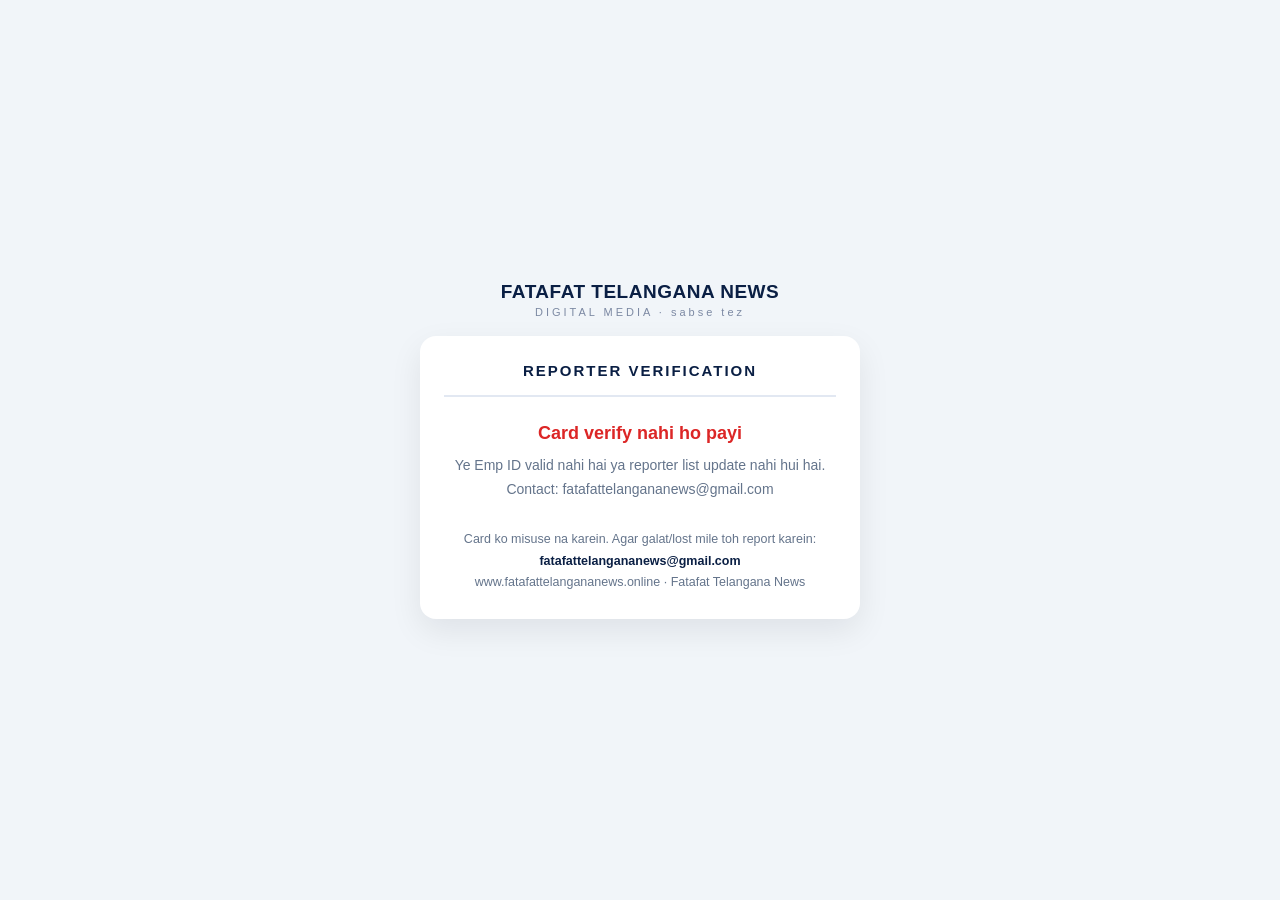
<file: verify.html>
<!DOCTYPE html>
<html lang="en">
<head>
<meta charset="UTF-8">
<meta name="viewport" content="width=device-width, initial-scale=1.0">
<title>Reporter Verification - Fatafat Telangana News</title>
<meta name="robots" content="noindex, follow">
<style>
  *{margin:0;padding:0;box-sizing:border-box;}
  body{font-family:Arial,Helvetica,sans-serif;background:#f1f5f9;color:#0f172a;display:flex;align-items:center;justify-content:center;min-height:100vh;padding:20px;}
  .wrap{width:100%;max-width:440px;}
  .brand{text-align:center;margin-bottom:18px;}
  .brand .bn{font-size:19px;font-weight:bold;color:#0a1f44;letter-spacing:.5px;}
  .brand .bs{font-size:11px;color:#7c89a3;letter-spacing:3px;margin-top:3px;}
  .card{background:#fff;border-radius:16px;padding:26px 24px;box-shadow:0 12px 32px rgba(2,6,23,.08);}
  .head{text-align:center;border-bottom:2px solid #e2e8f2;padding-bottom:16px;margin-bottom:18px;}
  .head h1{font-size:15px;color:#0a1f44;letter-spacing:2px;text-transform:uppercase;}
  .badge{display:inline-block;margin-top:10px;padding:5px 14px;border-radius:999px;color:#fff;font-size:12px;font-weight:bold;letter-spacing:2px;}
  .badge.ok{background:#16a34a;}
  .badge.no{background:#dc2626;}
  .name{text-align:center;margin:16px 0 2px;font-size:23px;font-weight:bold;color:#0a1f44;}
  .post{text-align:center;font-size:14px;color:#d42027;font-weight:bold;letter-spacing:1.5px;text-transform:uppercase;}
  .rows{margin-top:20px;}
  .row{display:flex;justify-content:space-between;padding:11px 2px;border-bottom:1px solid #eef2f7;font-size:14px;}
  .row:last-child{border-bottom:none;}
  .row .k{color:#7c89a3;}
  .row .v{font-weight:bold;color:#0f172a;text-align:right;}
  .foot{margin-top:20px;text-align:center;font-size:12.5px;color:#64748b;line-height:1.7;}
  .foot b{color:#0a1f44;}
  .notfound{text-align:center;padding:8px 4px;}
  .notfound h2{color:#dc2626;font-size:18px;margin-bottom:10px;}
  .notfound p{color:#64748b;font-size:14px;line-height:1.7;}
</style>
<meta name="google-adsense-account" content="ca-pub-1619744726885376">
<script async src="https://pagead2.googlesyndication.com/pagead/js/adsbygoogle.js?client=ca-pub-1619744726885376" crossorigin="anonymous"></script>
</head>
<body>
<div class="wrap">
  <div class="brand">
    <div class="bn">FATAFAT TELANGANA NEWS</div>
    <div class="bs">DIGITAL MEDIA &middot; sabse tez</div>
  </div>
  <div class="card">
    <div class="head">
      <h1>Reporter Verification</h1>
      <div id="badgeBox"></div>
    </div>
    <div id="result"></div>
    <div class="foot">
      Card ko misuse na karein. Agar galat/lost mile toh report karein:<br>
      <b>fatafattelangananews@gmail.com</b><br>
      www.fatafattelangananews.online &middot; Fatafat Telangana News
    </div>
  </div>
</div>

<script src="assets/js/reporters-data.js?v=20261015"></script>
 <script src="assets/js/site-data.js?v=20261007"></script>
<script>
  (function () {
    var qs = new URLSearchParams(window.location.search);
    var eid = (qs.get("eid") || "").trim();
    var v = (qs.get("v") || "").trim();
    var people = (window.FT_SITE_DATA && window.FT_SITE_DATA.people) || (window.FT_REPORTERS && window.FT_REPORTERS.people) || [];
    var rep = people.filter(function (p) { return (p.id || "").toLowerCase() === eid.toLowerCase(); })[0];
    var badge = document.getElementById("badgeBox");
    var result = document.getElementById("result");
    function rows(arr) {
      var h = "";
      arr.forEach(function (r) {
        h += '<div class="row"><span class="k">' + r[0] + '</span><span class="v">' + r[1] + '</span></div>';
      });
      return '<div class="rows">' + h + '</div>';
    }
    if (rep) {
      badge.innerHTML = rep.active
        ? '<div class="badge ok">&#10003; ACTIVE</div>'
        : '<div class="badge no">INACTIVE</div>';
      result.innerHTML =
        '<div class="name">' + (rep.name || "-") + '</div>' +
        '<div class="post">' + (rep.designation || "Reporter").toUpperCase() + '</div>' +
        rows([
          ["Emp ID", rep.id || "-"],
          ["Mobile", rep.mobile || "-"],
          ["State", rep.state || "-"],
          ["District", rep.district || "-"],
          ["Valid Upto", v ? v.split("-").reverse().join("-") : "-"]
        ]);
    } else {
      badge.innerHTML = "";
      result.innerHTML =
        '<div class="notfound"><h2>Card verify nahi ho payi</h2>' +
        '<p>Ye Emp ID valid nahi hai ya reporter list update nahi hui hai.<br>Contact: fatafattelangananews@gmail.com</p></div>';
    }
  })();
</script>
</body>
</html>
</file>
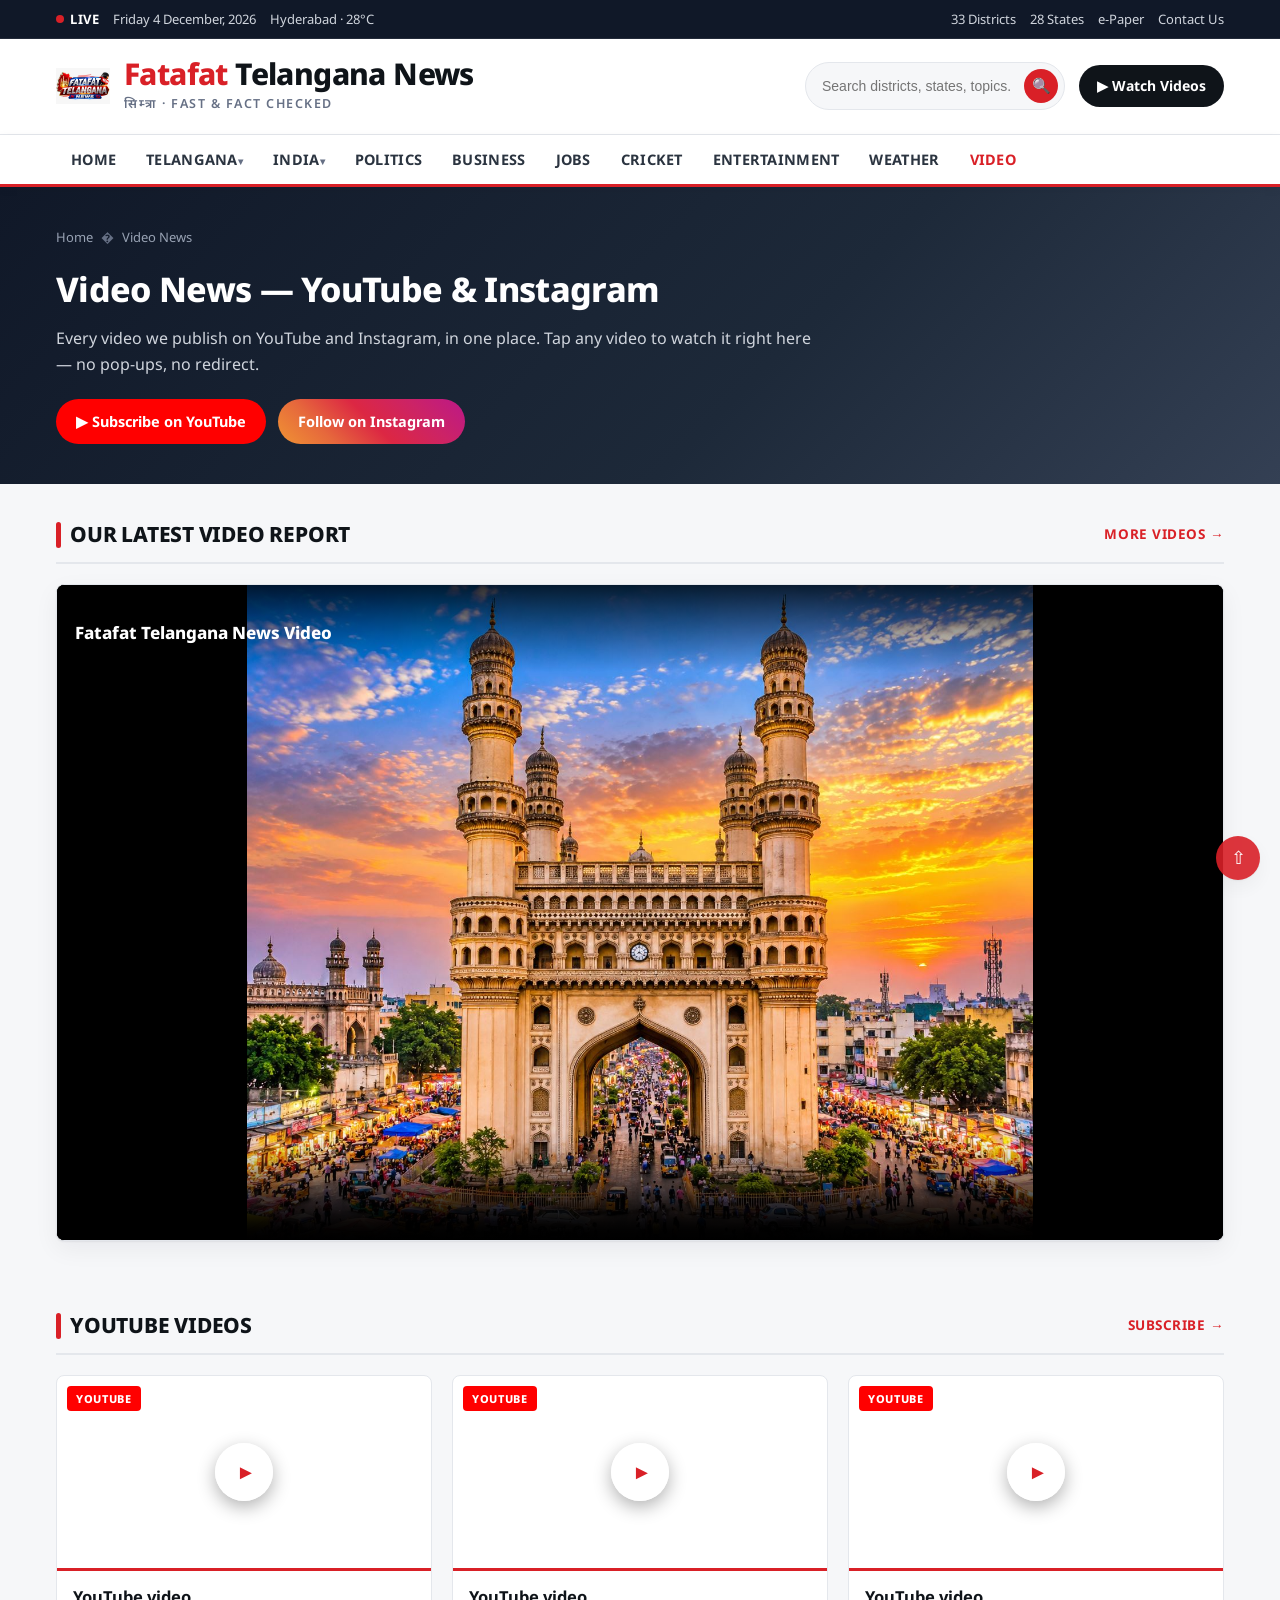
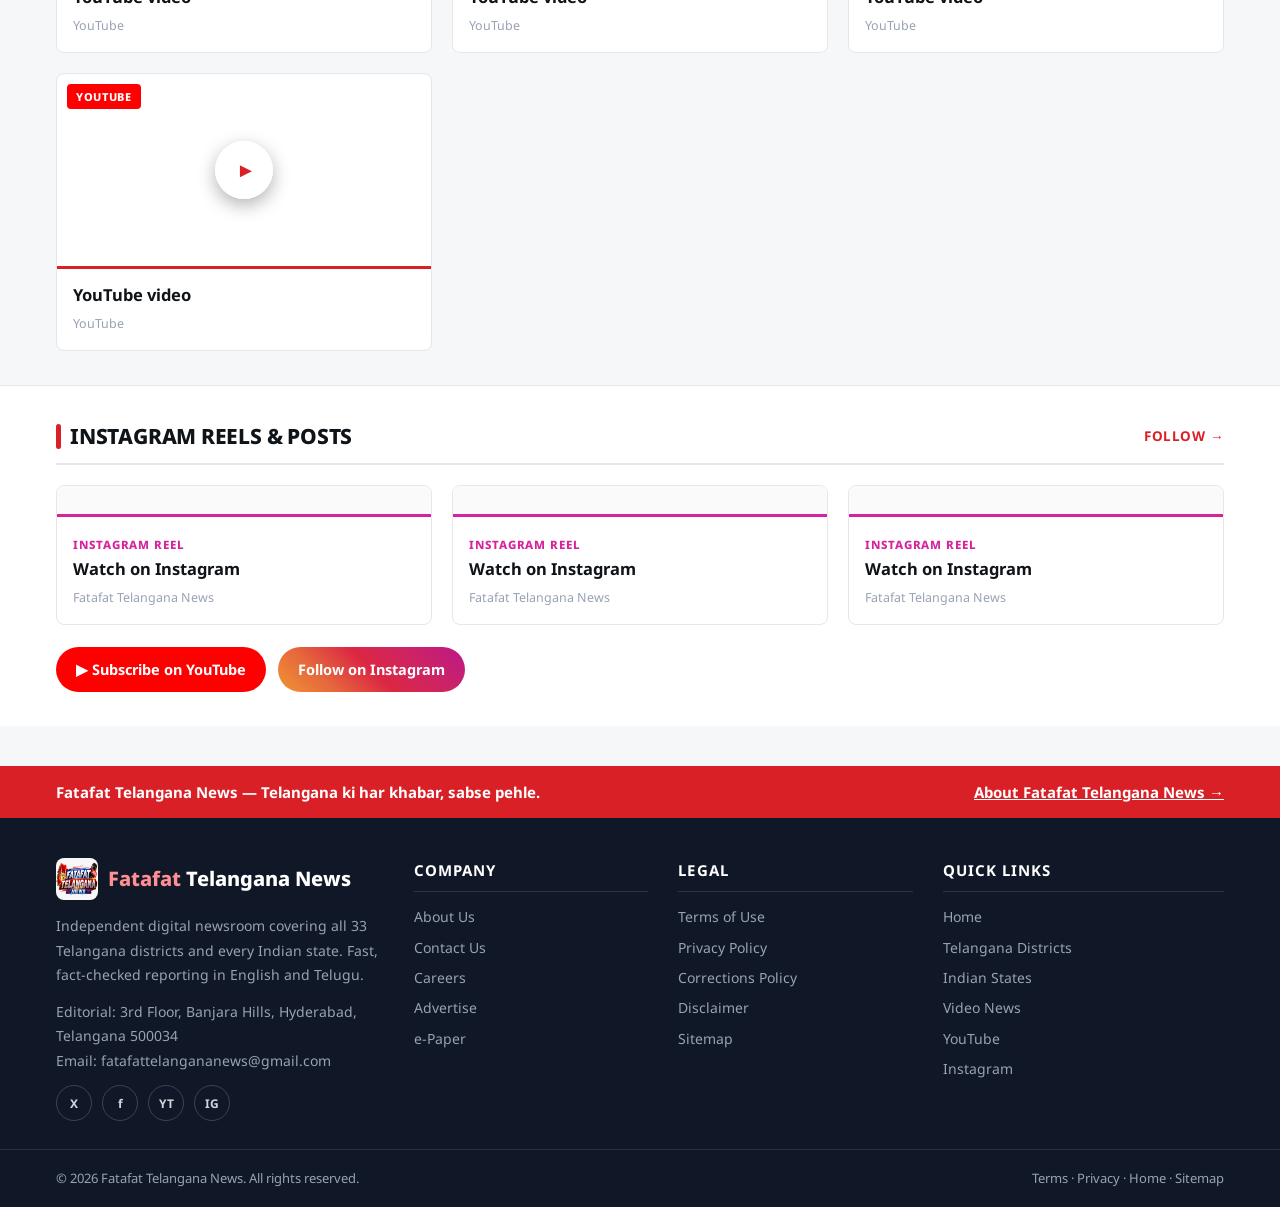
<file: videos.html>
﻿<!DOCTYPE html>
<html lang="en">
<head>
<meta charset="UTF-8">
<meta name="viewport" content="width=device-width, initial-scale=1.0">

<title>Video News - YouTube &amp; Instagram Reels | Fatafat Telangana News</title>
<meta name="description" content="Watch Fatafat Telangana News video reports, explainers and Instagram reels from Hyderabad and all Telangana districts. Subscribe on YouTube and follow on Instagram.">
<meta name="keywords" content="Telangana news video, Telangana YouTube channel, Telangana news reels, Hyderabad video news, Fatafat Telangana News YouTube, Telangana news Instagram">
<meta name="author" content="Fatafat Telangana News">
<meta name="robots" content="index, follow, max-image-preview:large, max-snippet:-1">
<meta name="theme-color" content="#d92027">
<link rel="manifest" href="manifest.webmanifest">
<link rel="canonical" href="https://www.fatafattelangananews.online/videos">

<meta property="og:type" content="video.other">
<meta property="og:site_name" content="Fatafat Telangana News">
<meta property="og:locale" content="en_IN">
<meta property="og:title" content="Video News - YouTube &amp; Instagram Reels | Fatafat Telangana News">
<meta property="og:description" content="Watch video reports and reels from Hyderabad and all Telangana districts.">
<meta property="og:url" content="https://www.fatafattelangananews.online/videos">
<meta property="og:image" content="https://www.fatafattelangananews.online/logo.jfif">

<meta name="twitter:card" content="summary_large_image">
<meta name="twitter:title" content="Video News - YouTube &amp; Instagram Reels">
<meta name="twitter:description" content="Watch video reports and reels from Hyderabad and all Telangana districts.">
<meta name="twitter:image" content="https://www.fatafattelangananews.online/logo.jfif">

<link rel="icon" href="logo.jfif" type="image/jpeg">
<link rel="preconnect" href="https://fonts.googleapis.com">
<link rel="preconnect" href="https://fonts.gstatic.com" crossorigin>
<link rel="preconnect" href="https://i.ytimg.com">
<link rel="preconnect" href="https://www.youtube.com" crossorigin>
<link rel="preconnect" href="https://newsdata.io">
<link href="https://fonts.googleapis.com/css2?family=Noto+Sans:wght@400;500;600;700;800&amp;family=Noto+Sans+Telugu:wght@400;600;700&amp;display=swap" rel="stylesheet">
<link rel="stylesheet" href="assets/css/style.css?v=20261015">

<script type="application/ld+json">
{
  "@context": "https://schema.org",
  "@graph": [
    {
      "@type": "CollectionPage",
      "name": "Video News",
      "url": "https://www.fatafattelangananews.online/videos",
      "isPartOf": {"@id": "https://www.fatafattelangananews.online/#website"},
      "breadcrumb": {"@id": "https://www.fatafattelangananews.online/videos/#breadcrumb"}
    },
    {
      "@type": "BreadcrumbList",
      "@id": "https://www.fatafattelangananews.online/videos/#breadcrumb",
      "itemListElement": [
        {"@type": "ListItem", "position": 1, "name": "Home", "item": "https://www.fatafattelangananews.online/"},
        {"@type": "ListItem", "position": 2, "name": "Video News", "item": "https://www.fatafattelangananews.online/videos"}
      ]
    },
    {
      "@type": "ItemList",
      "name": "Latest Video Reports",
      "itemListElement": [
        {
          "@type": "ListItem",
          "position": 1,
          "item": {
            "@type": "VideoObject",
            "name": "FATAFAT TELANGANA NEWS | Telangana Ki Har Khabar Sabse Tez | Official Intro",
            "description": "Fatafat Telangana News channel intro - Telangana ki har khabar sabse tez.",
            "contentUrl": "https://www.youtube.com/watch?v=FOpG54Y29zQ",
            "embedUrl": "https://www.youtube.com/embed/FOpG54Y29zQ",
            "thumbnailUrl": "https://i.ytimg.com/vi/FOpG54Y29zQ/hqdefault.jpg"
          }
        },
        {
          "@type": "ListItem",
          "position": 2,
          "item": {
            "@type": "VideoObject",
            "name": "Rahul Gandhi Satyagrah Peaceful Protest Appeal",
            "description": "Rahul Gandhi peaceful protest satyagrah appeal - full video report.",
            "contentUrl": "https://www.youtube.com/watch?v=eZEL4ibUL3o",
            "embedUrl": "https://www.youtube.com/embed/eZEL4ibUL3o",
            "thumbnailUrl": "https://i.ytimg.com/vi/eZEL4ibUL3o/hqdefault.jpg"
          }
        },
        {
          "@type": "ListItem",
          "position": 3,
          "item": {
            "@type": "VideoObject",
            "name": "Gyanesh Kumar Ko Abhijeet Dipke Ka Bada Bayan | 3 Demands Ke Saath Mumbai Andolan",
            "description": "Abhijeet Dipke ka bada bayan - Gyanesh Kumar ko 3 demands ke saath 2 October se Mumbai mein andolan.",
            "contentUrl": "https://www.youtube.com/watch?v=R2W-N3Cp0Js",
            "embedUrl": "https://www.youtube.com/embed/R2W-N3Cp0Js",
            "thumbnailUrl": "https://i.ytimg.com/vi/R2W-N3Cp0Js/hqdefault.jpg"
          }
        },
        {
          "@type": "ListItem",
          "position": 4,
          "item": {
            "@type": "VideoObject",
            "name": "Mumbai Protest 2.0: 2 October Ko Bada Andolan! | Abhijeet Dipke Ka Ailan",
            "description": "Mumbai Protest 2.0 - 2 October ko bada andolan, Abhijeet Dipke ka ailan.",
            "contentUrl": "https://www.youtube.com/watch?v=CTXEzehbz1A",
            "embedUrl": "https://www.youtube.com/embed/CTXEzehbz1A",
            "thumbnailUrl": "https://i.ytimg.com/vi/CTXEzehbz1A/hqdefault.jpg"
          }
        }
      ]
    }
  ]
}
</script>
<meta name="google-adsense-account" content="ca-pub-1619744726885376">
<script async src="https://pagead2.googlesyndication.com/pagead/js/adsbygoogle.js?client=ca-pub-1619744726885376" crossorigin="anonymous"></script>
</head>

<body>
<a class="skip-link" href="#main">Skip to main content</a>

<div class="topbar">
  <div class="container">
    <div class="topbar-left">
      <span class="live-dot">Live</span>
      <span id="today-date">Tuesday, 6 October 2026</span>
      <span>Hyderabad &middot; 28&deg;C</span>
    </div>
    <div class="topbar-links">
      <a href="telangana-districts.html">33 Districts</a>
      <a href="indian-states.html">28 States</a>
      <a href="info.html#epaper">e-Paper</a>
      <a href="info.html#contact">Contact Us</a>
    </div>
  </div>
</div>

<header class="masthead">
  <div class="container">
    <a class="brand" href="index.html" aria-label="Fatafat Telangana News home">
      <img class="brand-logo" src="logo.jfif" alt="Fatafat Telangana News logo" width="54" height="54">
      <span class="brand-text">
        <h1><span>Fatafat</span> Telangana News</h1>
        <span class="brand-tagline">&#2360;&#2367;&#2350;&#2381;&#2340;&#2381;&#2352;&#2366; &middot; Fast &amp; Fact Checked</span>
      </span>
    </a>
    <div class="masthead-right">
      <form class="search-box" action="search.html" method="get" role="search">
        <label for="q" class="skip-link">Search news</label>
        <input id="q" name="q" type="search" placeholder="Search districts, states, topics..." required>
        <button type="submit" aria-label="Search">&#128269;</button>
      </form>
      <a class="btn-subscribe" href="videos.html">&#9654; Watch Videos</a>
    </div>
  </div>
</header>

<nav class="mainnav" aria-label="Primary">
  <div class="container">
    <button class="nav-toggle" id="navToggle" aria-expanded="false" aria-controls="navList">Menu &#9776;</button>
    <ul class="nav-list" id="navList">
      <li><a href="index.html">Home</a></li>
      <li class="has-drop">
        <a href="telangana-districts.html">Telangana</a>
        <ul class="drop">
          <li><a href="telangana-districts.html">All 33 Districts</a></li>
          <li><a href="telangana-districts.html#hyderabad">Hyderabad</a></li>
          <li><a href="telangana-districts.html#warangal">Warangal</a></li>
          <li><a href="telangana-districts.html#karimnagar">Karimnagar</a></li>
          <li><a href="telangana-districts.html#khammam">Khammam</a></li>
          <li><a href="telangana-districts.html#nizamabad">Nizamabad</a></li>
          <li><a href="telangana-districts.html#rangareddy">Rangareddy</a></li>
        </ul>
      </li>
      <li class="has-drop">
        <a href="indian-states.html">India</a>
        <ul class="drop">
          <li><a href="indian-states.html">All States &amp; UTs</a></li>
          <li><a href="indian-states.html#andhra-pradesh">Andhra Pradesh</a></li>
          <li><a href="indian-states.html#maharashtra">Maharashtra</a></li>
          <li><a href="indian-states.html#karnataka">Karnataka</a></li>
          <li><a href="indian-states.html#delhi">Delhi</a></li>
          <li><a href="indian-states.html#tamil-nadu">Tamil Nadu</a></li>
        </ul>
      </li>
      <li><a href="index.html#politics">Politics</a></li>
      <li><a href="index.html#business">Business</a></li>
      <li><a href="index.html#jobs">Jobs</a></li>
      <li><a href="index.html#cricket">Cricket</a></li>
      <li><a href="search.html?q=Telangana%20entertainment">Entertainment</a></li>
      <li><a href="index.html#weather">Weather</a></li>
      <li><a href="videos.html" aria-current="page">Video</a></li>
    </ul>
  </div>
</nav>

<section class="page-hero">
  <div class="container">
    <nav class="breadcrumb" aria-label="Breadcrumb">
      <a href="index.html">Home</a>
      <span>Video News</span>
    </nav>
    <h2>Video News &mdash; YouTube &amp; Instagram</h2>
    <p>Every video we publish on YouTube and Instagram, in one place. Tap any video to watch it right here &mdash; no pop-ups, no redirect.</p>
    <div class="video-follow">
      <a class="btn-follow yt" href="https://www.youtube.com/@fatafat-x5v" target="_blank" rel="noopener">&#9654; Subscribe on YouTube</a>
      <a class="btn-follow ig" href="https://www.instagram.com/fatafattelangananews/" target="_blank" rel="noopener">Follow on Instagram</a>
    </div>
  </div>
</section>

<main id="main">
  <section class="section" id="channel" aria-labelledby="channel-title">
    <div class="container">
      <div class="section-head">
        <h2 class="section-title" id="channel-title">Our Latest Video Report</h2>
        <a class="section-link" href="#youtube">More Videos &#8594;</a>
      </div>

      <div class="video-player">
        <video src="assets/videos/featured-video.mp4" preload="metadata" poster="assets/images/charminar.jpg" playsinline controls></video>
        <button class="vp-play" aria-label="Play video">&#9658;</button>
        <div class="vp-label">
          <strong>Fatafat Telangana News Video</strong>
        </div>
      </div>
    </div>
  </section>

  <section class="section" id="youtube">
    <div class="container">
      <div class="section-head">
        <h2 class="section-title">YouTube Videos</h2>
        <a class="section-link" href="https://www.youtube.com/@fatafat-x5v" target="_blank" rel="noopener">Subscribe &#8594;</a>
      </div>

      <div class="vgrid" data-feed="youtube" data-limit="6"></div>
      </div>
  </section>

  <section class="section" id="instagram" style="background:#fff;border-top:1px solid var(--line);">
    <div class="container">
      <div class="section-head">
        <h2 class="section-title">Instagram Reels &amp; Posts</h2>
        <a class="section-link" href="#instagram">Follow &#8594;</a>
      </div>

      <div class="vgrid" data-feed="instagram" data-limit="6"></div>

      <div class="video-follow">
        <a class="btn-follow yt" href="https://www.youtube.com/@fatafat-x5v" target="_blank" rel="noopener">&#9654; Subscribe on YouTube</a>
        <a class="btn-follow ig" href="https://www.instagram.com/fatafattelangananews/" target="_blank" rel="noopener">Follow on Instagram</a>
      </div>
    </div>
  </section>
</main>

<footer class="footer" id="contact">
  <div class="footer-top">
    <div class="container">
      <span>Fatafat Telangana News &mdash; Telangana ki har khabar, sabse pehle.</span>
      <a href="info.html#about" style="text-decoration:underline;">About Fatafat Telangana News &#8594;</a>
    </div>
  </div>

  <div class="footer-main">
    <div class="container">
      <div class="footer-grid">
        <div>
          <div class="footer-brand">
            <img src="logo.jfif" alt="Fatafat Telangana News logo">
            <strong><span>Fatafat</span> Telangana News</strong>
          </div>
          <p>Independent digital newsroom covering all 33 Telangana districts and every Indian state. Fast, fact-checked reporting in English and Telugu.</p>
          <p>Editorial: 3rd Floor, Banjara Hills, Hyderabad, Telangana 500034<br>Email: fatafattelangananews@gmail.com</p>
          <div class="social">
            <a href="https://x.com/intent/tweet?text=Telangana%20News&url=https%3A%2F%2Fwww.fatafattelangananews.online%2F" aria-label="X / Twitter">X</a>
            <a href="https://www.facebook.com/sharer/sharer.php?u=https%3A%2F%2Fwww.fatafattelangananews.online%2F" aria-label="Facebook">f</a>
            <a href="https://www.youtube.com/@fatafat-x5v" target="_blank" rel="noopener" aria-label="YouTube">YT</a>
            <a href="https://www.instagram.com/fatafattelangananews/" target="_blank" rel="noopener" aria-label="Instagram">IG</a>
          </div>
        </div>
        <div>
          <h4>Company</h4>
          <ul class="footer-links">
            <li><a href="info.html#about">About Us</a></li>
            <li><a href="info.html#contact">Contact Us</a></li>
            <li><a href="info.html#careers">Careers</a></li>
            <li><a href="info.html#advertise">Advertise</a></li>
            <li><a href="info.html#epaper">e-Paper</a></li>
          </ul>
        </div>
        <div>
          <h4>Legal</h4>
          <ul class="footer-links">
            <li><a href="info.html#terms">Terms of Use</a></li>
            <li><a href="info.html#privacy">Privacy Policy</a></li>
            <li><a href="info.html#corrections">Corrections Policy</a></li>
            <li><a href="info.html#disclaimer">Disclaimer</a></li>
            <li><a href="sitemap.xml">Sitemap</a></li>
          </ul>
        </div>
        <div>
          <h4>Quick Links</h4>
          <ul class="footer-links">
            <li><a href="index.html">Home</a></li>
            <li><a href="telangana-districts.html">Telangana Districts</a></li>
            <li><a href="indian-states.html">Indian States</a></li>
            <li><a href="videos.html">Video News</a></li>
            <li><a href="#youtube">YouTube</a></li>
            <li><a href="#instagram">Instagram</a></li>
          </ul>
        </div>
      </div>
    </div>
  </div>

  <div class="footer-bottom">
    <div class="container">
      <span>&copy; 2026 Fatafat Telangana News. All rights reserved.</span>
      <span><a href="info.html#terms">Terms</a> &middot; <a href="info.html#privacy">Privacy</a> &middot; <a href="index.html">Home</a> &middot; <a href="sitemap.xml">Sitemap</a></span>
    </div>
  </div>
</footer>

<button class="back-top" id="backTop" aria-label="Back to top">&#8679;</button>

<script>
(function () {
  var t = document.getElementById('navToggle'), n = document.getElementById('navList');
  if (t && n) {
    t.addEventListener('click', function () {
      var open = n.classList.toggle('open');
      t.setAttribute('aria-expanded', open ? 'true' : 'false');
    });
  }
  var b = document.getElementById('backTop');
  if (b) b.addEventListener('click', function () { window.scrollTo({ top: 0, behavior: 'smooth' }); });
  var d = document.getElementById('today-date');
  if (d) d.textContent = new Date().toLocaleDateString('en-IN', { weekday: 'long', day: 'numeric', month: 'long', year: 'numeric' });
})();
</script>
<script async src="https://www.instagram.com/embed.js"></script>
<script src="assets/js/feed.js" defer></script>
<script src="assets/js/video.js" defer></script>
</body>
</html>
</file>
<file: assets/css/style.css>
:root {
  --brand: #d92027;
  --brand-dark: #a9161c;
  --ink: #0f1419;
  --ink-2: #2b3440;
  --muted: #667085;
  --line: #e4e7ec;
  --bg: #f6f7f9;
  --card: #ffffff;
  --nav: #101828;
  --accent: #f79009;
  --radius: 8px;
  --shadow: 0 1px 2px rgba(16, 24, 40, .06), 0 8px 24px rgba(16, 24, 40, .06);
  --max: 1200px;
}

* { margin: 0; padding: 0; box-sizing: border-box; }

html { overflow-x: hidden; }

html { scroll-behavior: smooth; -webkit-text-size-adjust: 100%; }

body {
  font-family: "Noto Sans", "Noto Sans Telugu", -apple-system, BlinkMacSystemFont, "Segoe UI", Roboto, Arial, sans-serif;
  background: var(--bg);
  color: var(--ink);
  line-height: 1.6;
  font-size: 16px;
  overflow-x: hidden;
}

img { max-width: 100%; display: block; }
video, iframe, canvas, svg { max-width: 100%; }
h1, h2, h3, h4, p, a, li, span, td, th, button, input { overflow-wrap: break-word; }
a { color: inherit; text-decoration: none; }
ul { list-style: none; }

.container {
  width: 100%;
  max-width: var(--max);
  margin: 0 auto;
  padding: 0 16px;
}

.skip-link {
  position: absolute;
  left: -9999px;
  background: var(--brand);
  color: #fff;
  padding: 10px 16px;
  z-index: 999;
}
.skip-link:focus { left: 8px; top: 8px; }

/* ---------- Top strip ---------- */
.topbar {
  background: var(--nav);
  color: #d0d5dd;
  font-size: 13px;
  border-bottom: 1px solid rgba(255, 255, 255, .08);
}
.topbar .container {
  display: flex;
  align-items: center;
  justify-content: space-between;
  gap: 16px;
  min-height: 38px;
}
.topbar-left { display: flex; align-items: center; gap: 14px; flex-wrap: wrap; }
.topbar-links { display: flex; gap: 14px; }
.topbar a:hover { color: #fff; }
.live-dot {
  display: inline-flex;
  align-items: center;
  gap: 6px;
  color: #fff;
  font-weight: 700;
  letter-spacing: .04em;
  text-transform: uppercase;
}
.live-dot::before {
  content: "";
  width: 8px; height: 8px;
  background: var(--brand);
  border-radius: 50%;
  box-shadow: 0 0 0 0 rgba(217, 32, 39, .7);
  animation: pulse 1.8s infinite;
}
@keyframes pulse {
  70% { box-shadow: 0 0 0 8px rgba(217, 32, 39, 0); }
  100% { box-shadow: 0 0 0 0 rgba(217, 32, 39, 0); }
}

/* ---------- Masthead ---------- */
.masthead {
  background: #fff;
  border-bottom: 1px solid var(--line);
}
.masthead .container {
  display: flex;
  align-items: center;
  justify-content: space-between;
  gap: 24px;
  padding-top: 18px;
  padding-bottom: 18px;
}
.brand { display: flex; align-items: center; gap: 14px; }
.brand-logo {
  width: 54px;
  height: 54px;
  object-fit: contain;
  border-radius: 10px;
}
.brand-text h1 {
  font-size: 30px;
  line-height: 1.1;
  font-weight: 800;
  letter-spacing: -.02em;
}
.brand-text h1 span { color: var(--brand); }
.brand-tagline {
  font-size: 12.5px;
  color: var(--muted);
  text-transform: uppercase;
  letter-spacing: .12em;
  font-weight: 600;
}
.masthead-right { display: flex; align-items: center; gap: 14px; }

.search-box {
  display: flex;
  align-items: center;
  background: var(--bg);
  border: 1px solid var(--line);
  border-radius: 999px;
  padding: 6px 6px 6px 16px;
  min-width: 260px;
}
.search-box input {
  border: 0;
  background: transparent;
  outline: none;
  font-size: 14px;
  width: 100%;
  color: var(--ink);
}
.search-box button {
  border: 0;
  background: var(--brand);
  color: #fff;
  width: 34px; height: 34px;
  border-radius: 50%;
  cursor: pointer;
  font-size: 15px;
  flex: 0 0 auto;
}
.search-box button:hover { background: var(--brand-dark); }

.btn-subscribe {
  background: var(--ink);
  color: #fff;
  padding: 10px 18px;
  border-radius: 999px;
  font-size: 14px;
  font-weight: 700;
  white-space: nowrap;
}
.btn-subscribe:hover { background: var(--brand); }

/* ---------- Primary nav ---------- */
.mainnav {
  background: #fff;
  border-bottom: 3px solid var(--brand);
  position: sticky;
  top: 0;
  z-index: 100;
  box-shadow: 0 2px 10px rgba(16, 24, 40, .05);
}
.mainnav .container {
  display: flex;
  align-items: center;
  justify-content: space-between;
  gap: 16px;
}
.nav-list {
  display: flex;
  flex-wrap: wrap;
  align-items: center;
}
.nav-list > li > a {
  display: block;
  padding: 13px 15px;
  font-size: 14.5px;
  font-weight: 700;
  color: var(--ink-2);
  text-transform: uppercase;
  letter-spacing: .02em;
  border-bottom: 3px solid transparent;
  margin-bottom: -3px;
}
.nav-list > li > a:hover,
.nav-list > li > a[aria-current="page"] {
  color: var(--brand);
  border-bottom-color: var(--brand);
}
.nav-list .has-drop { position: relative; }
.nav-list .has-drop > a::after {
  content: "\25BE";
  font-size: 10px;
  color: var(--muted);
}
.drop {
  position: absolute;
  top: 100%;
  left: 0;
  background: #fff;
  min-width: 230px;
  border: 1px solid var(--line);
  border-top: 3px solid var(--brand);
  box-shadow: var(--shadow);
  padding: 8px 0;
  opacity: 0;
  visibility: hidden;
  transform: translateY(8px);
  transition: .18s ease;
  z-index: 200;
  max-height: 340px;
  overflow-y: auto;
}
.nav-list .has-drop:hover .drop,
.nav-list .has-drop:focus-within .drop {
  opacity: 1;
  visibility: visible;
  transform: translateY(0);
}
.drop li a {
  display: block;
  padding: 8px 16px;
  font-size: 14px;
  font-weight: 500;
  color: var(--ink-2);
}
.drop li a:hover { background: var(--bg); color: var(--brand); }
.nav-toggle {
  display: none;
  background: none;
  border: 1px solid var(--line);
  border-radius: 6px;
  padding: 8px 12px;
  font-size: 14px;
  font-weight: 700;
  cursor: pointer;
}

/* ---------- Breaking ticker ---------- */
.ticker {
  background: #fff;
  border-bottom: 1px solid var(--line);
  display: flex;
  align-items: stretch;
  overflow: hidden;
}
.ticker-label {
  background: var(--brand);
  color: #fff;
  font-size: 12.5px;
  font-weight: 800;
  letter-spacing: .08em;
  text-transform: uppercase;
  padding: 9px 16px;
  display: flex;
  align-items: center;
  flex: 0 0 auto;
}
.ticker-track {
  overflow: hidden;
  flex: 1;
  position: relative;
  padding: 9px 0;
}
.ticker-content {
  display: inline-flex;
  gap: 48px;
  white-space: nowrap;
  padding-left: 100%;
  animation: slide 45s linear infinite;
  font-size: 14px;
  font-weight: 600;
}
.ticker-content a:hover { color: var(--brand); }
.ticker-content span::before {
  content: "\2022";
  color: var(--brand);
  margin-right: 10px;
}
@keyframes slide {
  from { transform: translateX(0); }
  to { transform: translateX(-100%); }
}
.ticker:hover .ticker-content { animation-play-state: paused; }

/* ---------- Section headings ---------- */
.section { padding: 34px 0; }
.section-head {
  display: flex;
  align-items: center;
  justify-content: space-between;
  gap: 16px;
  margin-bottom: 20px;
  border-bottom: 2px solid var(--line);
  padding-bottom: 10px;
}
.section-title {
  font-size: 21px;
  font-weight: 800;
  letter-spacing: -.01em;
  position: relative;
  padding-left: 14px;
  text-transform: uppercase;
}
.section-title::before {
  content: "";
  position: absolute;
  left: 0; top: 4px; bottom: 4px;
  width: 5px;
  background: var(--brand);
  border-radius: 3px;
}
.section-link {
  font-size: 13.5px;
  font-weight: 700;
  color: var(--brand);
  text-transform: uppercase;
  letter-spacing: .04em;
}
.section-link:hover { text-decoration: underline; }

/* ---------- Hero ---------- */
.hero { padding: 26px 0 8px; }
.hero-grid {
  display: grid;
  grid-template-columns: 1.55fr 1fr 0.95fr;
  gap: 20px;
}

.lead-story {
  position: relative;
  border-radius: var(--radius);
  overflow: hidden;
  min-height: 420px;
  display: flex;
  align-items: flex-end;
  color: #fff;
  background-color: #1d2939;
  background-image: url("../images/bsc.jpg");
  background-size: cover;
  background-position: center 32%;
  box-shadow: var(--shadow);
}
.lead-story::after {
  content: "";
  position: absolute;
  inset: 0;
  background: linear-gradient(to top, rgba(6, 10, 18, .62) 0%, rgba(6, 10, 18, .1) 40%, rgba(6, 10, 18, 0) 68%);
}
.lead-inner { position: relative; z-index: 2; padding: 28px; }
.lead-tag {
  display: inline-block;
  font-size: 36px;
  font-weight: 800;
  letter-spacing: .1em;
  color: #fff;
  text-shadow: 0 2px 16px rgba(0, 0, 0, .55);
}
.lead-inner .kicker {
  background: var(--brand);
  color: #fff;
  font-size: 11.5px;
  font-weight: 800;
  letter-spacing: .1em;
  text-transform: uppercase;
  padding: 5px 11px;
  border-radius: 4px;
  display: inline-block;
  margin-bottom: 14px;
}
.lead-inner h2 {
  font-size: 32px;
  line-height: 1.22;
  font-weight: 800;
  letter-spacing: -.02em;
  margin-bottom: 12px;
}
.lead-inner h2 a:hover { color: #ffd7d9; }
.lead-inner p { color: #d0d5dd; font-size: 15px; margin-bottom: 14px; }
.story-meta {
  font-size: 12.5px;
  color: #98a2b3;
  display: flex;
  gap: 14px;
  flex-wrap: wrap;
  align-items: center;
}
.story-meta .cat { color: var(--accent); font-weight: 700; text-transform: uppercase; letter-spacing: .05em; }
.story-meta a:hover { color: #fff; }

.stack { display: grid; gap: 16px; align-content: start; }
.stack-story {
  background: var(--card);
  border: 1px solid var(--line);
  border-radius: var(--radius);
  padding: 16px 18px;
  box-shadow: 0 1px 2px rgba(16, 24, 40, .04);
  border-left: 4px solid var(--brand);
}
.stack-story .kicker {
  font-size: 11.5px;
  font-weight: 800;
  color: var(--brand);
  text-transform: uppercase;
  letter-spacing: .08em;
}
.stack-story h3 {
  font-size: 18px;
  line-height: 1.35;
  font-weight: 700;
  margin: 6px 0 8px;
}
.stack-story h3 a:hover { color: var(--brand); }
.stack-story p { font-size: 14px; color: var(--muted); }

/* ---------- Sidebar ---------- */
.side-box {
  background: var(--card);
  border: 1px solid var(--line);
  border-radius: var(--radius);
  overflow: hidden;
  margin-bottom: 18px;
}
.side-head {
  background: var(--ink);
  color: #fff;
  font-size: 14px;
  font-weight: 800;
  text-transform: uppercase;
  letter-spacing: .07em;
  padding: 11px 16px;
  display: flex;
  align-items: center;
  gap: 8px;
}
.side-head.accent { background: var(--brand); }
.side-body { padding: 6px 0; }

.rank-list li {
  display: flex;
  gap: 12px;
  padding: 11px 16px;
  border-bottom: 1px dashed var(--line);
  align-items: flex-start;
}
.rank-list li:last-child { border-bottom: 0; }
.rank-num {
  font-size: 20px;
  font-weight: 800;
  color: var(--brand);
  line-height: 1;
  min-width: 26px;
  font-family: Georgia, serif;
}
.rank-list h4 { font-size: 14.5px; line-height: 1.4; font-weight: 600; }
.rank-list h4 a:hover { color: var(--brand); }
.rank-list time { font-size: 12px; color: var(--muted); }

.quick-links { display: flex; flex-wrap: wrap; gap: 8px; padding: 14px 16px; }
.chip {
  display: inline-block;
  background: var(--bg);
  border: 1px solid var(--line);
  border-radius: 999px;
  padding: 6px 13px;
  font-size: 13px;
  font-weight: 600;
  color: var(--ink-2);
  transition: .15s;
}
.chip:hover { background: var(--brand); border-color: var(--brand); color: #fff; }

.ad-slot {
  background: repeating-linear-gradient(45deg, #f2f4f7, #f2f4f7 12px, #eaecf0 12px, #eaecf0 24px);
  border: 1px dashed #d0d5dd;
  border-radius: var(--radius);
  min-height: 130px;
  display: flex;
  align-items: center;
  justify-content: center;
  color: var(--muted);
  font-size: 12px;
  letter-spacing: .14em;
  text-transform: uppercase;
  margin-bottom: 18px;
}

/* ---------- News cards ---------- */
.cards {
  display: grid;
  grid-template-columns: repeat(4, 1fr);
  gap: 20px;
}
.card {
  background: var(--card);
  border: 1px solid var(--line);
  border-radius: var(--radius);
  overflow: hidden;
  display: flex;
  flex-direction: column;
  transition: .18s ease;
}
.card:hover { transform: translateY(-3px); box-shadow: var(--shadow); }
.thumb {
  height: 150px;
  display: flex;
  align-items: flex-end;
  padding: 12px;
  color: #fff;
  font-size: 12px;
  font-weight: 800;
  letter-spacing: .1em;
  text-transform: uppercase;
}
.thumb.t1 { background: linear-gradient(135deg, #1d2939, #475467); }
.thumb.t2 { background: linear-gradient(135deg, #7a271a, #d92027); }
.thumb.t3 { background: linear-gradient(135deg, #0b4a6f, #1570a6); }
.thumb.t4 { background: linear-gradient(135deg, #3b2f63, #6941c6); }
.thumb.t5 { background: linear-gradient(135deg, #087443, #12b76a); }
.thumb.t6 { background: linear-gradient(135deg, #7a5800, #f79009); }
.card-body { padding: 15px 16px 18px; display: flex; flex-direction: column; gap: 8px; flex: 1; }
.card-cat {
  font-size: 11.5px;
  font-weight: 800;
  color: var(--brand);
  text-transform: uppercase;
  letter-spacing: .08em;
}
.card h3 { font-size: 16.5px; line-height: 1.4; font-weight: 700; }
.card h3 a:hover { color: var(--brand); }
.card p { font-size: 14px; color: var(--muted); }
.card .story-meta { margin-top: auto; color: var(--muted); }
.card .story-meta .cat { color: var(--brand); }

/* ---------- Horizontal list ---------- */
.story-list { display: grid; gap: 14px; }
.story-item {
  display: grid;
  grid-template-columns: 210px 1fr;
  gap: 18px;
  background: var(--card);
  border: 1px solid var(--line);
  border-radius: var(--radius);
  overflow: hidden;
  padding: 14px;
  transition: .16s;
}
.story-item:hover { box-shadow: var(--shadow); }
.story-item .thumb { height: 120px; border-radius: 6px; }
.story-item h3 { font-size: 18px; line-height: 1.38; font-weight: 700; margin-bottom: 7px; }
.story-item h3 a:hover { color: var(--brand); }
.story-item p { font-size: 14.5px; color: var(--muted); margin-bottom: 9px; }

.two-col { display: grid; grid-template-columns: 2fr 1fr; gap: 30px; align-items: start; }

/* ---------- Directory pages (districts / states) ---------- */
.page-hero {
  background: linear-gradient(135deg, var(--nav) 0%, #1d2939 60%, #344054 100%);
  color: #fff;
  padding: 40px 0;
}
.page-hero h2 { font-size: 34px; font-weight: 800; letter-spacing: -.02em; margin-bottom: 10px; }
.page-hero p { color: #d0d5dd; max-width: 760px; font-size: 16px; }
.breadcrumb {
  font-size: 13px;
  color: #98a2b3;
  margin-bottom: 14px;
  display: flex;
  gap: 8px;
  flex-wrap: wrap;
}
.breadcrumb a:hover { color: #fff; }
.breadcrumb span::before { content: "�"; margin-right: 8px; color: #667085; }

.dir-grid {
  display: grid;
  grid-template-columns: repeat(4, 1fr);
  gap: 16px;
}
.dir-card {
  background: var(--card);
  border: 1px solid var(--line);
  border-radius: var(--radius);
  padding: 18px;
  display: flex;
  flex-direction: column;
  gap: 6px;
  transition: .16s;
  position: relative;
  overflow: hidden;
}
.dir-card::before {
  content: "";
  position: absolute;
  left: 0; top: 0; bottom: 0;
  width: 4px;
  background: var(--brand);
  transform: scaleY(0);
  transform-origin: top;
  transition: .2s;
}
.dir-card:hover { box-shadow: var(--shadow); transform: translateY(-3px); }
.dir-card:hover::before { transform: scaleY(1); }
.dir-card .dir-index {
  font-size: 12px;
  font-weight: 800;
  color: var(--brand);
  letter-spacing: .1em;
}
.dir-card h3 { font-size: 17.5px; font-weight: 700; }
.dir-card h3 a:hover { color: var(--brand); }
.dir-card .tel { font-size: 14px; color: var(--muted); }
.dir-card .dir-meta {
  font-size: 12.5px;
  color: var(--muted);
  border-top: 1px dashed var(--line);
  padding-top: 8px;
  margin-top: 4px;
  display: flex;
  justify-content: space-between;
  gap: 8px;
}

.sub-head {
  font-size: 17px;
  font-weight: 800;
  text-transform: uppercase;
  letter-spacing: .05em;
  margin: 32px 0 16px;
  padding-bottom: 8px;
  border-bottom: 2px solid var(--line);
  display: flex;
  align-items: center;
  gap: 10px;
}
.sub-head::before {
  content: "";
  width: 10px; height: 10px;
  background: var(--brand);
  border-radius: 2px;
}

.info-box {
  background: #fffbeb;
  border: 1px solid #fde68a;
  border-left: 4px solid var(--accent);
  border-radius: var(--radius);
  padding: 16px 18px;
  font-size: 14.5px;
  color: #78350f;
  margin-top: 26px;
}
.info-box strong { display: block; margin-bottom: 4px; color: #92400e; }

/* ---------- Footer ---------- */
.footer {
  background: var(--nav);
  color: #98a2b3;
  margin-top: 40px;
  font-size: 14px;
}
.footer-top {
  background: var(--brand);
  color: #fff;
  padding: 14px 0;
}
.footer-top .container {
  display: flex;
  align-items: center;
  justify-content: space-between;
  gap: 16px;
  flex-wrap: wrap;
  font-weight: 700;
  font-size: 15px;
}
.footer-main { padding: 40px 0 28px; }
.footer-grid {
  display: grid;
  grid-template-columns: 1.4fr 1fr 1fr 1.2fr;
  gap: 30px;
}
.footer h4 {
  color: #fff;
  font-size: 15px;
  text-transform: uppercase;
  letter-spacing: .07em;
  margin-bottom: 14px;
  padding-bottom: 9px;
  border-bottom: 1px solid rgba(255, 255, 255, .12);
}
.footer p { line-height: 1.75; margin-bottom: 12px; }
.footer-brand { display: flex; align-items: center; gap: 10px; margin-bottom: 14px; }
.footer-brand img { width: 42px; height: 42px; border-radius: 8px; }
.footer-brand strong { color: #fff; font-size: 20px; font-weight: 800; }
.footer-brand strong span { color: #ff8f93; }
.footer-links li { margin-bottom: 8px; }
.footer-links a:hover { color: #fff; padding-left: 4px; transition: .15s; }
.footer-links a { transition: .15s; display: inline-block; }
.social { display: flex; gap: 10px; margin-top: 6px; }
.social a {
  width: 36px; height: 36px;
  border: 1px solid rgba(255, 255, 255, .18);
  border-radius: 50%;
  display: flex;
  align-items: center;
  justify-content: center;
  color: #d0d5dd;
  font-size: 12px;
  font-weight: 700;
}
.social a:hover { background: var(--brand); border-color: var(--brand); color: #fff; }
.footer-bottom {
  border-top: 1px solid rgba(255, 255, 255, .1);
  padding: 18px 0;
  font-size: 13px;
}
.footer-bottom .container {
  display: flex;
  justify-content: space-between;
  gap: 14px;
  flex-wrap: wrap;
}
.footer-bottom a:hover { color: #fff; }

.back-top {
  position: fixed;
  right: 20px;
  bottom: 20px;
  width: 44px; height: 44px;
  background: var(--brand);
  color: #fff;
  border: 0;
  border-radius: 50%;
  cursor: pointer;
  font-size: 18px;
  box-shadow: var(--shadow);
  opacity: .9;
}
.back-top:hover { background: var(--ink); opacity: 1; }

/* ---------- Responsive ---------- */
@media (max-width: 1024px) {
  .hero-grid { grid-template-columns: 1fr 1fr; }
  .hero-side { grid-column: 1 / -1; }
  .cards { grid-template-columns: repeat(3, 1fr); }
  .dir-grid { grid-template-columns: repeat(3, 1fr); }
  .two-col { grid-template-columns: 1fr; }
  .footer-grid { grid-template-columns: 1fr 1fr; }
}

@media (max-width: 820px) {
  .nav-toggle { display: block; }
  .nav-list {
    display: none;
    position: absolute;
    top: 100%;
    left: 0;
    right: 0;
    background: #fff;
    flex-direction: column;
    align-items: stretch;
    border-bottom: 3px solid var(--brand);
    box-shadow: var(--shadow);
    max-height: 70vh;
    overflow-y: auto;
  }
  .nav-list.open { display: flex; }
  .nav-list > li > a { border-bottom: 1px solid var(--line); margin-bottom: 0; padding: 13px 16px; }
  .drop {
    position: static;
    opacity: 1;
    visibility: visible;
    transform: none;
    box-shadow: none;
    border: 0;
    border-top: 1px solid var(--line);
    max-height: 240px;
  }
  .mainnav .container { position: relative; }
  .search-box, .btn-subscribe { display: none; }
  .masthead .container { padding-top: 14px; padding-bottom: 14px; }
  .brand-text h1 { font-size: 23px; }
  .hero-grid { grid-template-columns: 1fr; }
  .lead-story { min-height: 330px; }
  .lead-inner h2 { font-size: 24px; }
  .cards { grid-template-columns: repeat(2, 1fr); }
  .dir-grid { grid-template-columns: repeat(2, 1fr); }
  .story-item { grid-template-columns: 1fr; }
  .story-item .thumb { height: 170px; }
  .topbar-links { display: none; }
}

@media (max-width: 520px) {
  .container { padding: 0 14px; }
  .section { padding: 26px 0; }
  .cards, .dir-grid { grid-template-columns: 1fr; }
  .footer-grid { grid-template-columns: 1fr; }
  .section-title { font-size: 16px; padding-left: 12px; }
  .section-link { font-size: 12px; }
  .section-head { margin-bottom: 14px; }
  .topbar .container { min-height: 34px; font-size: 12px; gap: 8px; }
  .topbar-left { gap: 8px; }
  .brand-logo { width: 42px; height: 42px; }
  .masthead .container { gap: 10px; padding-top: 12px; padding-bottom: 12px; }
  .brand { gap: 10px; }
  .brand-text h1 { font-size: 19px; }
  .brand-tagline { font-size: 9.5px; letter-spacing: .08em; }
  .lead-story { min-height: 300px; }
  .lead-inner { padding: 20px; }
  .lead-inner h2 { font-size: 22px; }
  .lead-tag { font-size: 25px; }
  .stack-story { padding: 14px; }
  .stack-story h3 { font-size: 16.5px; }
  .side-head { font-size: 13px; }
  .card-body { padding: 13px 14px 15px; }
  .card h3 { font-size: 15.5px; }
  .card p { font-size: 13.5px; }
  .story-item { padding: 12px; }
  .story-item h3 { font-size: 16.5px; }
  .story-item .thumb { height: 150px; }
  .hb-inner { padding: 24px 18px; }
  .hb-inner h3 { font-size: 19px; }
  .hb-inner p { font-size: 14px; margin-bottom: 16px; }
  .hb-btn { padding: 10px 18px; font-size: 13.5px; }
  .hero-banner { min-height: 230px; }
  .news-col > h3 { font-size: 13px; }
  .news-list a { font-size: 13.5px; }
  .w-temp { font-size: 36px; }
  .w-chip { white-space: normal; }
  .video-follow { gap: 10px; }
  .btn-follow { padding: 10px 16px; font-size: 13.5px; }
  .footer-main { padding: 30px 0 22px; }
  .footer-brand strong { font-size: 18px; }
  .footer-top .container { font-size: 14px; }
  .footer-bottom .container { font-size: 12px; }
  .page-hero { padding: 26px 0; }
  .page-hero h2 { font-size: 25px; }
  .page-hero p { font-size: 14.5px; }
  .dir-card { padding: 15px; }
  .dir-card h3 { font-size: 16.5px; }
  .sub-head { font-size: 15px; }
  .tip-card { padding: 18px; }
  .ticker-label { font-size: 11px; padding: 8px 12px; }
  .ticker-content { font-size: 13px; gap: 30px; }
  .ticker-content a { padding: 0; }
  .back-top { right: 14px; bottom: 14px; width: 40px; height: 40px; }
}

/* ---------- Video section ---------- */
.vgrid {
  display: grid;
  grid-template-columns: repeat(3, 1fr);
  gap: 20px;
}
.vcard {
  background: var(--card);
  border: 1px solid var(--line);
  border-radius: var(--radius);
  overflow: hidden;
  transition: .18s ease;
}
.vcard:hover { transform: translateY(-3px); box-shadow: var(--shadow); }

.vmedia {
  position: relative;
  display: block;
  height: 195px;
  background: linear-gradient(135deg, #1d2939 0%, #344054 60%, #475467 100%);
  background-size: cover;
  background-position: center;
  border-bottom: 3px solid var(--brand);
}
.vmedia.g2 { background-image: linear-gradient(135deg, #7a271a, #d92027); }
.vmedia.g3 { background-image: linear-gradient(135deg, #0b4a6f, #1570a6); }
.vmedia.g4 { background-image: linear-gradient(135deg, #3b2f63, #6941c6); }
.vmedia.g5 { background-image: linear-gradient(135deg, #087443, #12b76a); }
.vmedia.g6 { background-image: linear-gradient(135deg, #7a5800, #f79009); }
.vmedia.ig-media { border-bottom-color: #d6249f; }

.vplay {
  position: absolute;
  left: 50%; top: 50%;
  transform: translate(-50%, -50%);
  width: 58px; height: 58px;
  background: rgba(255, 255, 255, .94);
  color: var(--brand);
  border-radius: 50%;
  display: flex;
  align-items: center;
  justify-content: center;
  font-size: 20px;
  padding-left: 4px;
  box-shadow: 0 6px 18px rgba(0, 0, 0, .3);
  transition: .18s;
}
.vcard:hover .vplay { transform: translate(-50%, -50%) scale(1.09); background: #fff; }
.vmedia.ig-media .vplay { color: #d6249f; }

.vbadge {
  position: absolute;
  top: 10px; left: 10px;
  font-size: 11px;
  font-weight: 800;
  letter-spacing: .06em;
  text-transform: uppercase;
  color: #fff;
  padding: 4px 9px;
  border-radius: 4px;
}
.vbadge.yt { background: #ff0000; }
.vbadge.ig { background: linear-gradient(45deg, #f09433, #e6683c, #dc2743, #cc2366, #bc1888); }

.vdur {
  position: absolute;
  right: 10px; bottom: 10px;
  background: rgba(0, 0, 0, .82);
  color: #fff;
  font-size: 12px;
  font-weight: 700;
  padding: 3px 8px;
  border-radius: 4px;
}
.vbody { padding: 14px 16px 16px; }
.vbody h3 { font-size: 16.5px; line-height: 1.4; font-weight: 700; margin-bottom: 8px; }
.vbody h3 a:hover { color: var(--brand); }
.vbody p { font-size: 14px; color: var(--muted); margin-bottom: 8px; }

.watch-btn {
  display: inline-flex;
  align-items: center;
  gap: 10px;
  margin-top: 16px;
  background: var(--brand);
  color: #fff;
  border: 0;
  border-radius: 999px;
  padding: 11px 22px 11px 16px;
  font-size: 15px;
  font-weight: 700;
  font-family: inherit;
  cursor: pointer;
  transition: .16s;
}
.watch-btn:hover { background: #fff; color: var(--brand); }
.watch-btn .watch-ico {
  width: 26px; height: 26px;
  background: #fff;
  color: var(--brand);
  border-radius: 50%;
  display: flex;
  align-items: center;
  justify-content: center;
  font-size: 11px;
  padding-left: 2px;
}
.watch-btn:hover .watch-ico { background: var(--brand); color: #fff; }

.hero-frame {
  position: absolute;
  inset: 0;
  width: 100%;
  height: 100%;
  border: 0;
  z-index: 6;
  background: #000;
}
.vmedia .vframe {
  position: absolute;
  inset: 0;
  width: 100%;
  height: 100%;
  border: 0;
  z-index: 4;
  background: #000;
}

.video-follow {
  display: flex;
  gap: 12px;
  flex-wrap: wrap;
  margin-top: 22px;
}
.btn-follow {
  display: inline-flex;
  align-items: center;
  gap: 9px;
  padding: 11px 20px;
  border-radius: 999px;
  font-size: 14.5px;
  font-weight: 700;
  color: #fff;
}
.btn-follow.yt { background: #ff0000; }
.btn-follow.yt:hover { background: #cc0000; }
.btn-follow.ig { background: linear-gradient(45deg, #f09433, #e6683c, #dc2743, #cc2366, #bc1888); }
.btn-follow.ig:hover { filter: brightness(.92); }

@media (max-width: 820px) {
  .vgrid { grid-template-columns: repeat(2, 1fr); }
}
@media (max-width: 520px) {
  .vgrid { grid-template-columns: 1fr; }
}

/* ---------- YouTube channel embed ---------- */
.video-embed {
  position: relative;
  width: 100%;
  aspect-ratio: 16 / 9;
  max-height: 480px;
  background: linear-gradient(135deg, #1d2939, #344054);
  border: 1px solid var(--line);
  border-radius: var(--radius);
  overflow: hidden;
}
.video-embed iframe {
  position: absolute;
  inset: 0;
  width: 100%;
  height: 100%;
  border: 0;
}
.embed-fallback {
  position: absolute;
  inset: 0;
  display: flex;
  flex-direction: column;
  align-items: center;
  justify-content: center;
  gap: 14px;
  text-align: center;
  color: #fff;
  padding: 24px;
}
.embed-fallback img { width: 64px; height: 64px; border-radius: 12px; }
.embed-fallback strong { font-size: 20px; font-weight: 800; }
.embed-fallback span { color: #d0d5dd; font-size: 14.5px; max-width: 440px; }

/* ---------- Instagram inline embed card ---------- */
.vmedia.embed {
  height: auto;
  min-height: 0;
  background: #fafafa;
  border-bottom: 3px solid #d6249f;
  padding: 14px;
  display: flex;
  justify-content: center;
  overflow: visible;
}
.vmedia.embed .vbadge,
.vmedia.embed .vplay,
.vmedia.embed .vdur { display: none; }
.vmedia.embed > .instagram-media {
  width: 100% !important;
  min-width: 0 !important;
  margin: 0 auto !important;
  padding: 0 !important;
  border: 0 !important;
  background: transparent !important;
  text-indent: 0 !important;
  overflow: hidden !important;
  border-radius: 8px !important;
}
.vmedia.embed > .instagram-media iframe {
  width: 100% !important;
  border-radius: 8px;
}

/* ---------- Local featured video player ---------- */
.video-player {
  position: relative;
  width: 100%;
  aspect-ratio: 16 / 9;
  background: #000;
  border: 1px solid var(--line);
  border-radius: var(--radius);
  overflow: hidden;
  box-shadow: var(--shadow);
}
.video-player video {
  width: 100%;
  height: 100%;
  display: block;
  object-fit: contain;
  background: #000;
}
.vp-play {
  position: absolute;
  left: 50%; top: 50%;
  transform: translate(-50%, -50%);
  width: 76px; height: 76px;
  border: 0;
  border-radius: 50%;
  background: rgba(217, 32, 39, .95);
  color: #fff;
  font-size: 26px;
  cursor: pointer;
  display: flex;
  align-items: center;
  justify-content: center;
  padding-left: 5px;
  box-shadow: 0 8px 26px rgba(0, 0, 0, .45);
  transition: .18s;
  z-index: 3;
}
.vp-play:hover { transform: translate(-50%, -50%) scale(1.07); background: var(--brand-dark); }
.vp-play.is-hidden { display: none; }
.vp-label {
  position: absolute;
  top: 0; left: 0; right: 0;
  padding: 34px 18px 26px;
  background: linear-gradient(to bottom, rgba(0, 0, 0, .8), transparent);
  color: #fff;
  display: flex;
  align-items: flex-start;
  justify-content: space-between;
  gap: 14px;
  flex-wrap: wrap;
  pointer-events: none;
  z-index: 2;
}
.vp-label strong { font-size: 17px; font-weight: 800; }
.vp-label span { font-size: 12.5px; color: #d0d5dd; display: block; font-weight: 500; }
.vp-tag {
  background: var(--brand);
  font-size: 11px;
  font-weight: 800;
  letter-spacing: .08em;
  text-transform: uppercase;
  padding: 4px 10px;
  border-radius: 4px;
}

/* ---------- Home banner (Charminar) ---------- */
.hero-banner {
  position: relative;
  border-radius: var(--radius);
  overflow: hidden;
  min-height: 380px;
  display: flex;
  align-items: center;
  background-color: #1d2939;
  background-image:
    linear-gradient(90deg, rgba(10, 14, 20, .93) 0%, rgba(10, 14, 20, .78) 42%, rgba(10, 14, 20, .25) 100%),
    url("../images/charminar.jpg");
  background-size: cover;
  background-position: center 35%;
  box-shadow: var(--shadow);
  margin-bottom: 26px;
}
.hb-inner { padding: 40px 44px; max-width: 660px; color: #fff; }
.hb-kicker {
  display: inline-block;
  background: var(--brand);
  font-size: 11.5px;
  font-weight: 800;
  letter-spacing: .1em;
  text-transform: uppercase;
  padding: 5px 12px;
  border-radius: 4px;
  margin-bottom: 16px;
}
.hb-inner h3 {
  font-size: 30px;
  line-height: 1.25;
  font-weight: 800;
  letter-spacing: -.02em;
  margin-bottom: 12px;
}
.hb-inner p { color: #d0d5dd; font-size: 15.5px; margin-bottom: 22px; }
.hb-actions { display: flex; gap: 12px; flex-wrap: wrap; }
.hb-btn {
  display: inline-flex;
  align-items: center;
  gap: 8px;
  padding: 12px 24px;
  border-radius: 999px;
  font-size: 14.5px;
  font-weight: 700;
}
.hb-btn.primary { background: var(--brand); color: #fff; }
.hb-btn.primary:hover { background: #fff; color: var(--brand); }
.hb-btn.ghost { background: rgba(255, 255, 255, .12); color: #fff; border: 1px solid rgba(255, 255, 255, .3); }
.hb-btn.ghost:hover { background: #fff; color: var(--ink); }

@media (max-width: 820px) {
  .hero-banner { min-height: 260px; }
  .hb-inner { padding: 28px 22px; }
  .hb-inner h3 { font-size: 23px; }
}

/* ---------- Category news (newsdata.io) ---------- */
.news-grid {
  display: grid;
  grid-template-columns: repeat(5, 1fr);
  gap: 18px;
}
.news-col {
  background: var(--card);
  border: 1px solid var(--line);
  border-radius: var(--radius);
  overflow: hidden;
  display: flex;
  flex-direction: column;
}
.news-col > h3 {
  background: var(--nav);
  color: #fff;
  font-size: 14px;
  font-weight: 800;
  text-transform: uppercase;
  letter-spacing: .06em;
  padding: 11px 14px;
  display: flex;
  align-items: center;
  justify-content: space-between;
  gap: 8px;
}
.news-col > h3::before {
  content: "";
  width: 9px; height: 9px;
  border-radius: 2px;
  background: var(--col-accent, var(--brand));
  margin-right: -4px;
}
.news-col > h3 .live-mark {
  font-size: 10.5px;
  color: #98a2b3;
  letter-spacing: .1em;
  font-weight: 700;
}
.news-list li { padding: 11px 14px; border-bottom: 1px dashed var(--line); }
.news-list li:last-child { border-bottom: 0; }
.news-list a {
  font-size: 14px;
  line-height: 1.45;
  font-weight: 600;
  display: block;
}
.news-list a:hover { color: var(--brand); }
.news-list time { font-size: 11.5px; color: var(--muted); display: block; margin-top: 5px; }
.news-status { font-size: 13px; color: var(--muted); line-height: 1.6; }

@media (max-width: 1024px) { .news-grid { grid-template-columns: repeat(3, 1fr); } }
@media (max-width: 820px) { .news-grid { grid-template-columns: repeat(2, 1fr); } }
@media (max-width: 520px) { .news-grid { grid-template-columns: 1fr; } }

/* ---------- Market sidebar (Trending Now) ---------- */
.m-live {
  font-size: 10.5px;
  font-weight: 700;
  letter-spacing: .1em;
  color: #12b76a;
  background: rgba(18, 183, 106, .1);
  padding: 2px 7px;
  border-radius: 4px;
  margin-left: auto;
}
.market-list { list-style: none; padding: 4px 16px; margin: 0; }
.market-list li {
  display: flex;
  align-items: center;
  justify-content: space-between;
  gap: 10px;
  padding: 11px 0;
  border-bottom: 1px dashed var(--line);
}
.market-list li:last-child { border-bottom: 0; }
.m-name { font-size: 13.5px; font-weight: 700; color: var(--ink); }
.m-block { text-align: right; }
.m-val {
  display: block;
  font-size: 14.5px;
  font-weight: 800;
  color: var(--ink);
  font-variant-numeric: tabular-nums;
}
.m-chg { font-size: 12px; font-weight: 700; color: var(--muted); font-variant-numeric: tabular-nums; }
.m-chg.up { color: #12b76a; }
.m-chg.down { color: var(--brand); }

/* ---------- Hyderabad weather widget ---------- */
.w-main { display: flex; align-items: center; gap: 14px; padding: 16px 16px 10px; }
.w-temp { font-size: 44px; font-weight: 800; color: var(--ink); line-height: 1; }
.w-sub { display: flex; flex-direction: column; gap: 2px; }
.w-sub b { font-size: 15px; color: var(--ink); }
.w-sub span { font-size: 12px; color: var(--muted); }
.w-meta { display: flex; gap: 8px; padding: 0 16px 12px; flex-wrap: wrap; }
.w-chip { flex: 1; min-width: 70px; background: #f2f4f7; border: 1px solid var(--line); border-radius: 6px; font-size: 11.5px; font-weight: 700; text-align: center; padding: 6px 4px; color: var(--ink); white-space: nowrap; }
.w-days { border-top: 1px solid var(--line); }
.w-day { display: flex; align-items: center; gap: 8px; padding: 9px 16px; border-bottom: 1px dashed var(--line); font-size: 13px; }
.w-day:last-child { border-bottom: 0; }
.w-dn { width: 38px; font-weight: 800; color: var(--ink); }
.w-dc { flex: 1; color: var(--muted); font-size: 12.5px; }
.w-dt { font-weight: 700; color: var(--ink); white-space: nowrap; }
.w-src { font-size: 10.5px; color: var(--muted); padding: 8px 16px 10px; }

/* ---------- Share your news (citizen tips) ---------- */
.tip-card {
  display: grid;
  grid-template-columns: 1.1fr 1fr;
  gap: 28px;
  align-items: start;
  background: linear-gradient(135deg, #101828, #1d2939);
  border: 1px solid #344054;
  border-radius: var(--radius);
  padding: 26px;
  color: #fff;
}
.tip-card h2 { color: #fff; margin-bottom: 8px; }
.tip-card p { color: #cbd5e1; font-size: 14.5px; line-height: 1.55; }
.tip-note { margin-top: 14px; font-size: 12.5px; color: #98a2b3; }
.tip-form { display: flex; flex-direction: column; gap: 12px; }
.tip-form textarea,
.tip-form input {
  width: 100%;
  font: inherit;
  color: var(--ink);
  background: #fff;
  border: 1px solid var(--line);
  border-radius: 8px;
  padding: 12px 14px;
  box-sizing: border-box;
}
.tip-form textarea { resize: vertical; min-height: 110px; }
.tip-actions { display: flex; gap: 12px; flex-wrap: wrap; }
.tip-actions .btn-follow,
.tip-actions .btn-subscribe { text-align: center; }
.btn-follow.wtsp { background: #128c7e; }
.btn-follow.wtsp:hover { background: #0f766e; }
.tip-status { font-size: 13px; font-weight: 700; margin-top: 4px; }
.tip-status.ok { color: #12b76a; }
.tip-status.err { color: #f97066; }
@media (max-width: 760px) {
  .tip-card { grid-template-columns: 1fr; padding: 20px; }
}

/* ---------- Reporters page ---------- */
.rpt-bar {
  display: flex; gap: 12px; flex-wrap: wrap; align-items: center;
  background: #fff; border: 1px solid var(--line); border-radius: var(--radius);
  padding: 16px; margin-bottom: 18px;
}
.rpt-bar select, .rpt-bar input {
  font: inherit; color: var(--ink); background: #fff;
  border: 1px solid var(--line); border-radius: 8px; padding: 10px 12px;
  min-width: 160px; max-width: 100%;
}
.rpt-bar .rpt-search { flex: 1; min-width: 200px; }
.rpt-wrap { overflow-x: auto; background: #fff; border: 1px solid var(--line); border-radius: var(--radius); }
.rpt-table { width: 100%; border-collapse: collapse; min-width: 620px; }
.rpt-table th, .rpt-table td { text-align: left; padding: 12px 14px; border-bottom: 1px solid var(--line); font-size: 13.5px; vertical-align: middle; }
.rpt-table th { background: #f8fafc; color: var(--muted); font-size: 12px; letter-spacing: .05em; text-transform: uppercase; }
.rpt-table tr:last-child td { border-bottom: 0; }
.rpt-table td b { color: var(--ink); }
.rpt-badge { display: inline-block; font-size: 11px; font-weight: 800; padding: 4px 10px; border-radius: 999px; letter-spacing: .04em; }
.rpt-badge.on { background: #e9f7ef; color: #087443; }
.rpt-badge.off { background: #fef0f0; color: #d92027; }
.rpt-note { font-size: 12.5px; color: var(--muted); margin-top: 12px; }
</file>
